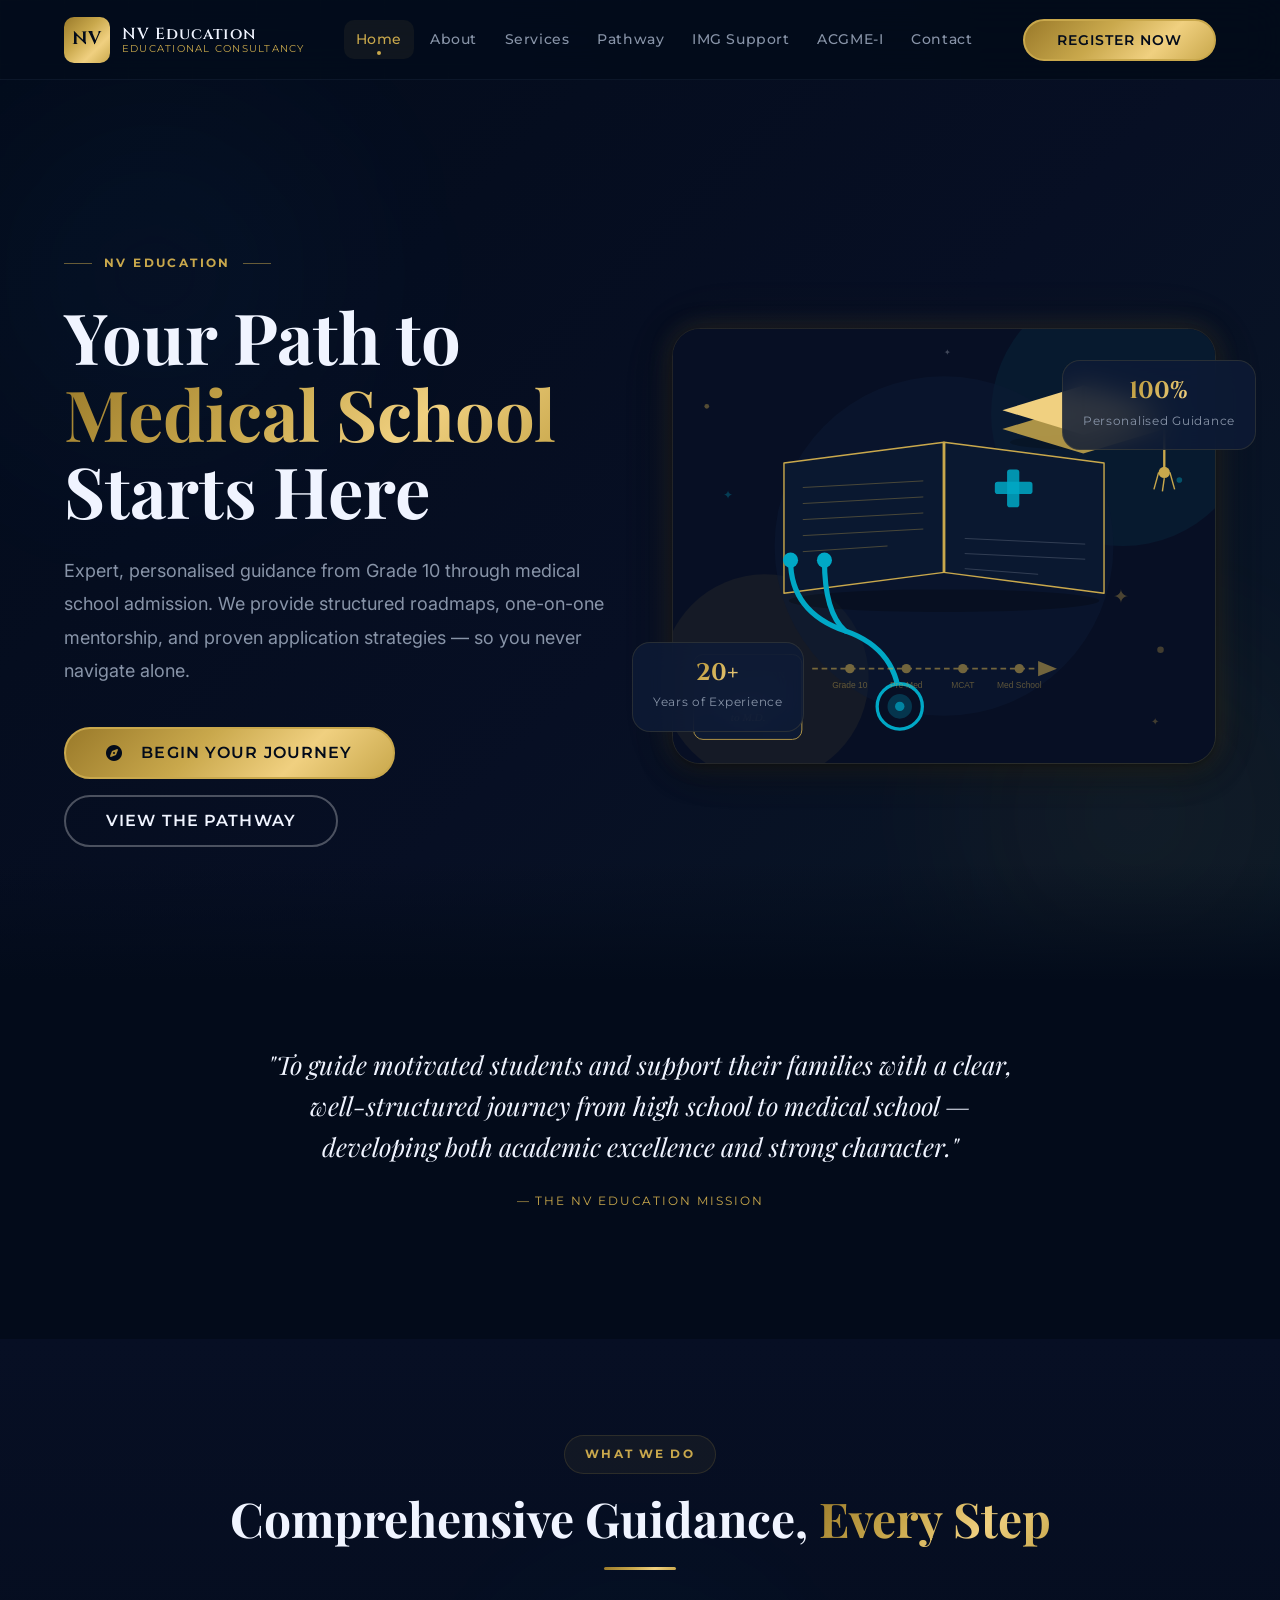
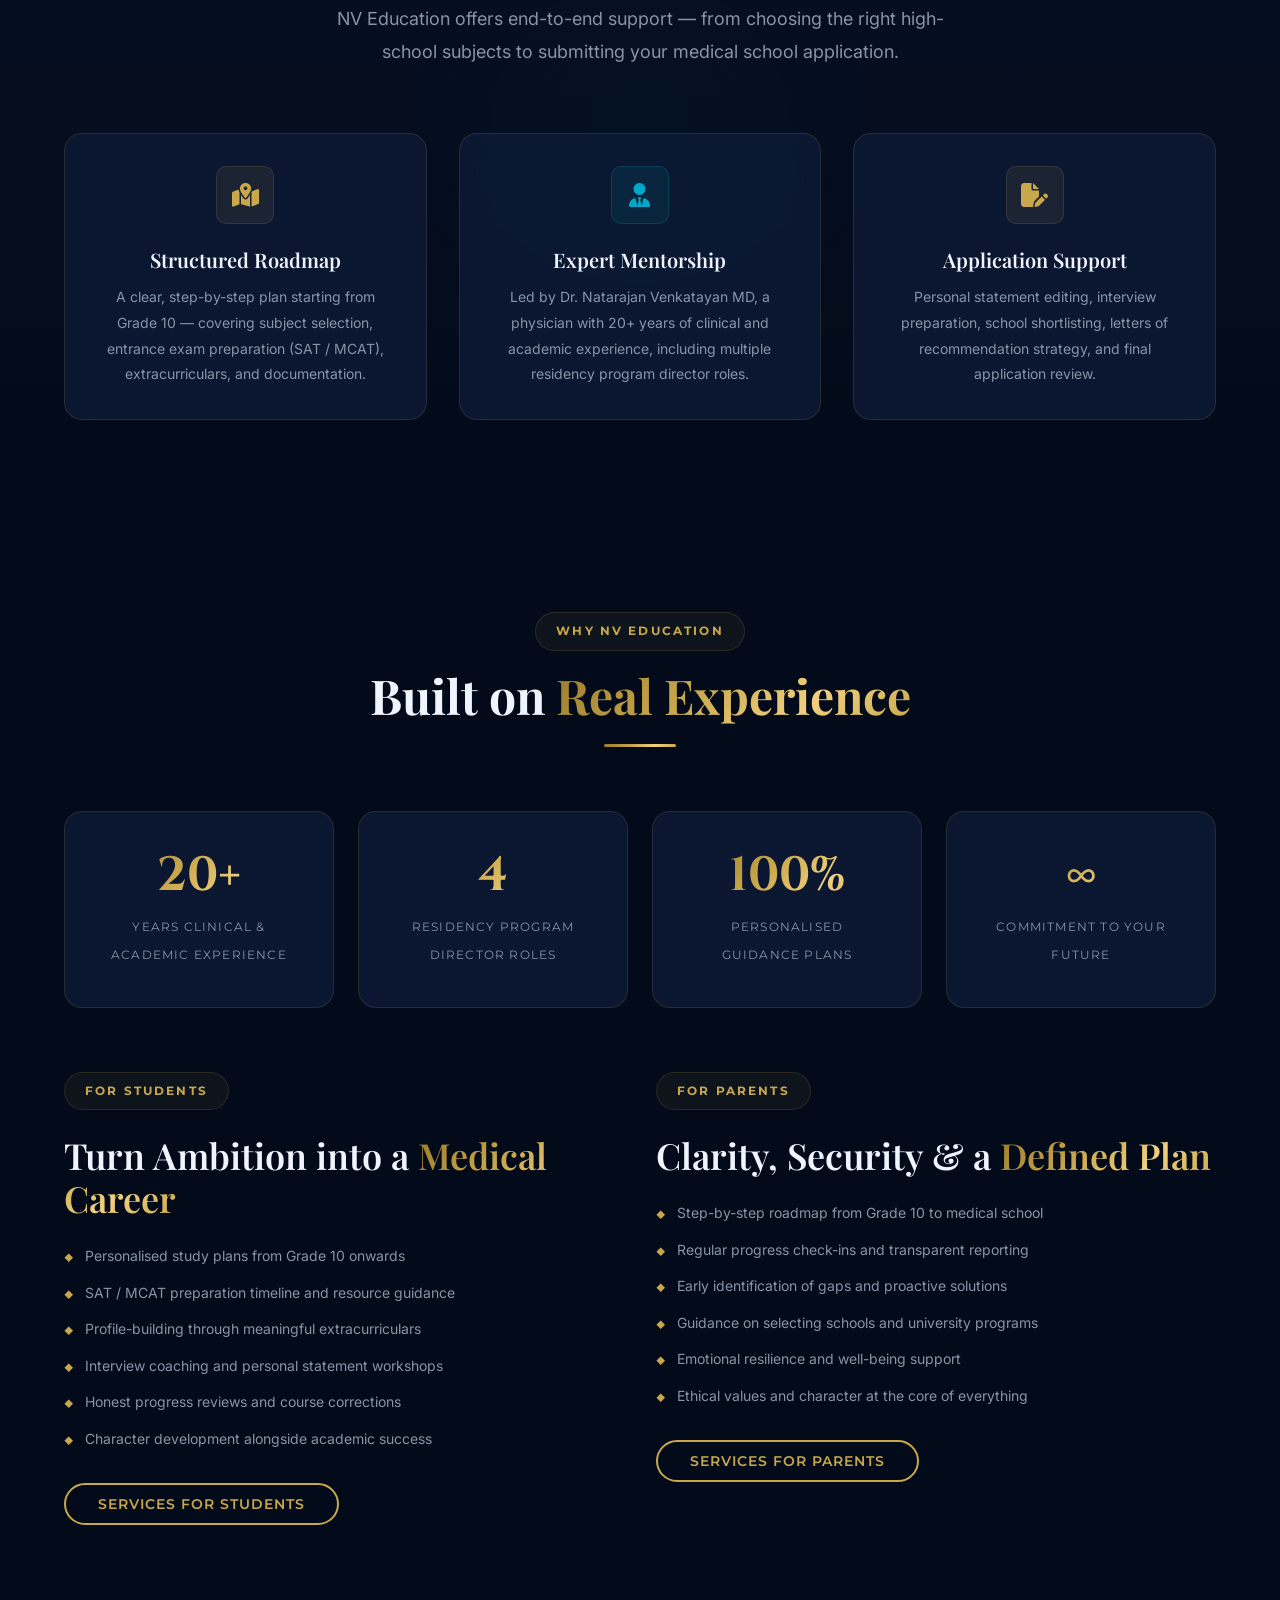
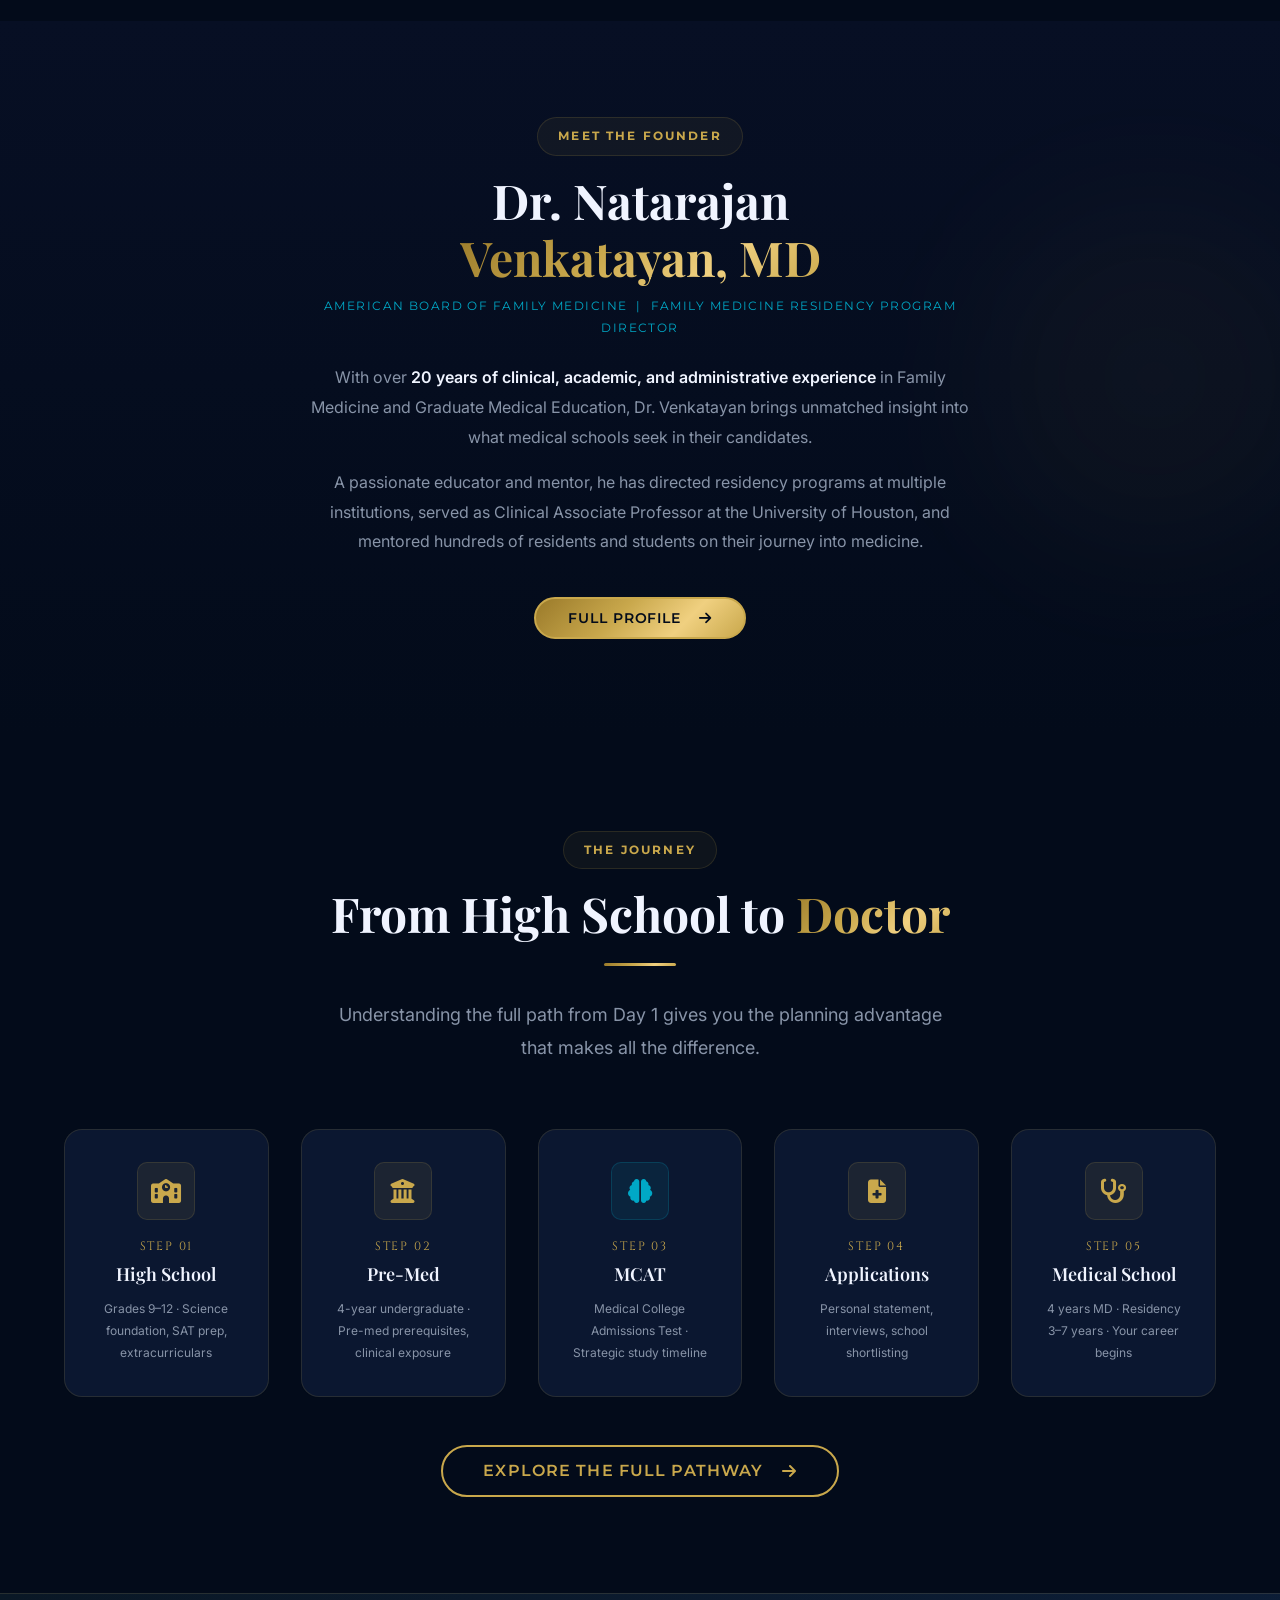
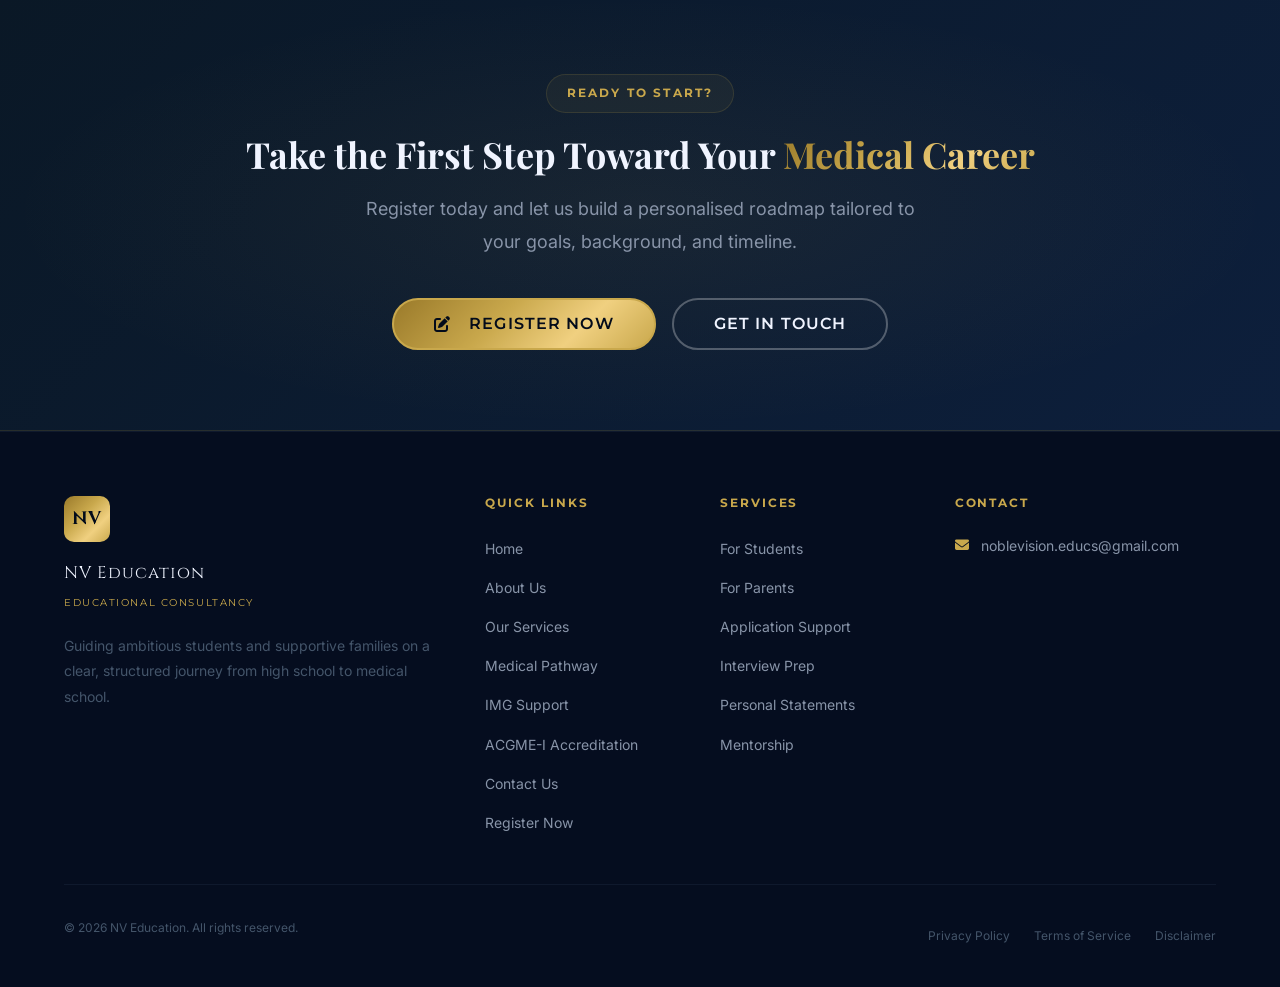
<file: index.html>
<!DOCTYPE html>
<html lang="en">
<head>
  <meta charset="UTF-8" />
  <meta name="viewport" content="width=device-width, initial-scale=1.0" />
  <title>NV Education | Educational Consultancy — Path to Medical School</title>
  <meta name="description" content="NV Education guides motivated students from Grade 10 to medical school with structured roadmaps, expert mentorship, and proven application strategies." />

  <!-- Google Fonts -->
  <link rel="preconnect" href="https://fonts.googleapis.com" />
  <link rel="preconnect" href="https://fonts.gstatic.com" crossorigin />
  <link href="https://fonts.googleapis.com/css2?family=Cinzel:wght@400;600;700&family=Playfair+Display:ital,wght@0,400;0,600;0,700;1,400&family=Inter:wght@300;400;500;600&family=Montserrat:wght@400;500;600;700&display=swap" rel="stylesheet" />

  <!-- Font Awesome Icons -->
  <link rel="stylesheet" href="https://cdnjs.cloudflare.com/ajax/libs/font-awesome/6.5.1/css/all.min.css" />

  <!-- Stylesheets -->
  <link rel="stylesheet" href="css/variables.css" />
  <link rel="stylesheet" href="css/global.css" />
  <link rel="stylesheet" href="css/components.css" />
</head>
<body>

<!-- ============================================================
     SECTION: GLOBAL NAVIGATION / HEADER
     To edit: update components/_header.html then copy here.
     ============================================================ -->
<header class="site-header" id="site-header">
  <nav class="nav-container">
    <a href="index.html" class="nav-logo" aria-label="NV Education Home">
      <div class="logo-mark">NV</div>
      <div class="nav-logo-text">
        <span class="logo-name">NV Education</span>
        <span class="logo-sub">Educational Consultancy</span>
      </div>
    </a>
    <ul class="nav-links" id="nav-links">
      <li><a href="index.html"    class="active">Home</a></li>
      <li><a href="about.html"              >About</a></li>
      <li><a href="services.html"           >Services</a></li>
      <li><a href="pathway.html"            >Pathway</a></li>
      <li><a href="img-support.html"       >IMG Support</a></li>
      <li><a href="acgme-i.html"            >ACGME-I</a></li>
      <li><a href="contact.html"            >Contact</a></li>
    </ul>
    <a href="contact.html#register" class="btn btn--primary nav-cta">Register Now</a>
    <button class="nav-toggle" id="nav-toggle" aria-label="Toggle navigation menu">
      <span></span><span></span><span></span>
    </button>
  </nav>
</header>
<!-- END: GLOBAL NAVIGATION / HEADER -->


<main class="page-wrapper">

  <!-- ============================================================
       SECTION: HERO
       Full-viewport intro with headline and CTA buttons.
       ============================================================ -->
  <section class="hero" id="hero">
    <div class="bg-glow bg-glow--blue"  style="top:-80px;  left:-120px;"></div>
    <div class="bg-glow bg-glow--gold"  style="bottom:-60px; right:-80px;"></div>

    <div class="container hero-layout">
      <!-- Hero Text -->
      <div class="hero-content">
        <div class="hero-label">NV Education</div>
        <h1 class="hero-title">
          Your Path to
          <span class="text-gradient-gold">Medical School</span>
          Starts Here
        </h1>
        <p class="hero-description">
          Expert, personalised guidance from Grade 10 through medical school
          admission. We provide structured roadmaps, one-on-one mentorship,
          and proven application strategies — so you never navigate alone.
        </p>
        <div class="hero-actions">
          <a href="contact.html#register" class="btn btn--primary btn--lg">
            <i class="fa-solid fa-compass"></i>&nbsp; Begin Your Journey
          </a>
          <a href="pathway.html" class="btn btn--ghost btn--lg">
            View the Pathway
          </a>
        </div>
      </div>

      <!-- Hero Image Column -->
      <div class="hero-visual">
        <div class="hero-image-frame">
          <img
            src="hero-illustration.svg"
            alt="NV Education — Path to Medical School"
            class="hero-image"
          />
          <div class="hero-stat-bubble hero-stat-bubble--left">
            <span class="bubble-num">20+</span>
            <span class="bubble-txt">Years of Experience</span>
          </div>
          <div class="hero-stat-bubble hero-stat-bubble--right">
            <span class="bubble-num">100%</span>
            <span class="bubble-txt">Personalised Guidance</span>
          </div>
        </div>
      </div>
    </div>
  </section>
  <!-- END: SECTION HERO -->


  <!-- ============================================================
       SECTION: MISSION STATEMENT
       A centred pull-quote establishing brand identity.
       ============================================================ -->
  <section class="section section--sm" id="mission-statement">
    <div class="container">
      <div class="section-header fade-in">
        <blockquote style="max-width:780px; margin:0 auto; text-align:center;">
          <p style="font-family:var(--font-heading); font-size:clamp(1.2rem,2.5vw,1.6rem); color:var(--color-text-primary); font-style:italic; line-height:1.6; margin-bottom:var(--space-6);">
            "To guide motivated students and support their families with a clear,
            well-structured journey from high school to medical school — developing
            both academic excellence and strong character."
          </p>
          <footer style="font-family:var(--font-label); font-size:var(--text-xs); letter-spacing:0.16em; text-transform:uppercase; color:var(--color-gold);">
            — The NV Education Mission
          </footer>
        </blockquote>
      </div>
    </div>
  </section>
  <!-- END: SECTION MISSION STATEMENT -->


  <!-- ============================================================
       SECTION: WHAT WE DO — Overview Cards
       Three core service pillars with icons.
       ============================================================ -->
  <section class="section section--alt" id="what-we-do">
    <div class="bg-glow bg-glow--teal" style="top:50%; left:50%; transform:translate(-50%,-50%);"></div>

    <div class="container">
      <div class="section-header fade-in">
        <span class="section-label">What We Do</span>
        <h2 class="section-title">Comprehensive Guidance, <span class="text-gradient-gold">Every Step</span></h2>
        <div class="section-divider"></div>
        <p class="section-subtitle">
          NV Education offers end-to-end support — from choosing the right
          high-school subjects to submitting your medical school application.
        </p>
      </div>

      <div class="grid-3">
        <!-- Card 1 -->
        <div class="card card--feature fade-in fade-in-delay-1">
          <div class="card__icon">
            <i class="fa-solid fa-map-location-dot"></i>
          </div>
          <h3 class="card__title">Structured Roadmap</h3>
          <p class="card__text">
            A clear, step-by-step plan starting from Grade 10 — covering
            subject selection, entrance exam preparation (SAT / MCAT),
            extracurriculars, and documentation.
          </p>
        </div>

        <!-- Card 2 -->
        <div class="card card--feature fade-in fade-in-delay-2">
          <div class="card__icon card__icon--teal">
            <i class="fa-solid fa-user-tie"></i>
          </div>
          <h3 class="card__title">Expert Mentorship</h3>
          <p class="card__text">
            Led by Dr. Natarajan Venkatayan MD, a physician with 20+ years of
            clinical and academic experience, including multiple residency
            program director roles.
          </p>
        </div>

        <!-- Card 3 -->
        <div class="card card--feature fade-in fade-in-delay-3">
          <div class="card__icon">
            <i class="fa-solid fa-file-pen"></i>
          </div>
          <h3 class="card__title">Application Support</h3>
          <p class="card__text">
            Personal statement editing, interview preparation, school
            shortlisting, letters of recommendation strategy, and final
            application review.
          </p>
        </div>
      </div>
    </div>
  </section>
  <!-- END: SECTION WHAT WE DO -->


  <!-- ============================================================
       SECTION: WHY NOBLE VISION — Stats + Key Highlights
       ============================================================ -->
  <section class="section" id="why-noble-vision">
    <div class="container">

      <div class="section-header fade-in">
        <span class="section-label">Why NV Education</span>
        <h2 class="section-title">Built on <span class="text-gradient-gold">Real Experience</span></h2>
        <div class="section-divider"></div>
      </div>

      <!-- Stats Row -->
      <div class="grid-4" style="margin-bottom: var(--space-16);">
        <div class="card card--stat fade-in fade-in-delay-1">
          <span class="stat-number">20+</span>
          <span class="stat-label">Years Clinical &amp; Academic Experience</span>
        </div>
        <div class="card card--stat fade-in fade-in-delay-2">
          <span class="stat-number">4</span>
          <span class="stat-label">Residency Program Director Roles</span>
        </div>
        <div class="card card--stat fade-in fade-in-delay-3">
          <span class="stat-number">100%</span>
          <span class="stat-label">Personalised Guidance Plans</span>
        </div>
        <div class="card card--stat fade-in fade-in-delay-4">
          <span class="stat-number">∞</span>
          <span class="stat-label">Commitment to Your Future</span>
        </div>
      </div>

      <!-- Two-column highlights -->
      <div class="grid-2">
        <div class="fade-in">
          <span class="section-label" style="margin-bottom:var(--space-6); display:inline-block;">For Students</span>
          <h3 style="margin-bottom:var(--space-6);">Turn Ambition into a <span class="text-gradient-gold">Medical Career</span></h3>
          <ul class="check-list">
            <li>Personalised study plans from Grade 10 onwards</li>
            <li>SAT / MCAT preparation timeline and resource guidance</li>
            <li>Profile-building through meaningful extracurriculars</li>
            <li>Interview coaching and personal statement workshops</li>
            <li>Honest progress reviews and course corrections</li>
            <li>Character development alongside academic success</li>
          </ul>
          <a href="services.html#students" class="btn btn--secondary" style="margin-top:var(--space-8);">Services for Students</a>
        </div>

        <div class="fade-in fade-in-delay-2">
          <span class="section-label" style="margin-bottom:var(--space-6); display:inline-block;">For Parents</span>
          <h3 style="margin-bottom:var(--space-6);">Clarity, Security &amp; a <span class="text-gradient-gold">Defined Plan</span></h3>
          <ul class="check-list">
            <li>Step-by-step roadmap from Grade 10 to medical school</li>
            <li>Regular progress check-ins and transparent reporting</li>
            <li>Early identification of gaps and proactive solutions</li>
            <li>Guidance on selecting schools and university programs</li>
            <li>Emotional resilience and well-being support</li>
            <li>Ethical values and character at the core of everything</li>
          </ul>
          <a href="services.html#parents" class="btn btn--secondary" style="margin-top:var(--space-8);">Services for Parents</a>
        </div>
      </div>

    </div>
  </section>
  <!-- END: SECTION WHY NOBLE VISION -->


  <!-- ============================================================
       SECTION: FOUNDER SPOTLIGHT
       Brief introduction to Dr. Natarajan Venkatayan.
       ============================================================ -->
  <section class="section section--alt" id="founder-spotlight">
    <div class="bg-glow bg-glow--gold" style="right:-100px; top:50%; transform:translateY(-50%);"></div>

    <div class="container">
      <div class="fade-in" style="max-width:680px; margin:0 auto; text-align:center;">
        <span class="section-label">Meet the Founder</span>
        <h2 style="margin-bottom:var(--space-2);">Dr. Natarajan<br><span class="text-gradient-gold">Venkatayan, MD</span></h2>
        <p style="font-family:var(--font-label); font-size:var(--text-xs); letter-spacing:0.12em; text-transform:uppercase; color:var(--color-teal); margin-bottom:var(--space-6);">
          American Board of Family Medicine &nbsp;|&nbsp; Family Medicine Residency Program Director
        </p>
        <p>
          With over <strong>20 years of clinical, academic, and administrative
          experience</strong> in Family Medicine and Graduate Medical Education,
          Dr. Venkatayan brings unmatched insight into what medical schools seek
          in their candidates.
        </p>
        <p>
          A passionate educator and mentor, he has directed residency programs
          at multiple institutions, served as Clinical Associate Professor at the
          University of Houston, and mentored hundreds of residents and students
          on their journey into medicine.
        </p>
        <a href="about.html" class="btn btn--primary" style="margin-top:var(--space-6);">
          Full Profile &nbsp;<i class="fa-solid fa-arrow-right"></i>
        </a>
      </div>
    </div>
  </section>
  <!-- END: SECTION FOUNDER SPOTLIGHT -->


  <!-- ============================================================
       SECTION: PATHWAY PREVIEW
       A five-step horizontal snapshot linking to the full pathway.
       ============================================================ -->
  <section class="section" id="pathway-preview">
    <div class="container">
      <div class="section-header fade-in">
        <span class="section-label">The Journey</span>
        <h2 class="section-title">From High School to <span class="text-gradient-gold">Doctor</span></h2>
        <div class="section-divider"></div>
        <p class="section-subtitle">
          Understanding the full path from Day 1 gives you the planning
          advantage that makes all the difference.
        </p>
      </div>

      <div class="grid-auto" style="grid-template-columns:repeat(auto-fit,minmax(180px,1fr));">
        <!-- Step 1 -->
        <div class="card fade-in fade-in-delay-1" style="text-align:center;">
          <div class="card__icon" style="margin:0 auto var(--space-4);">
            <i class="fa-solid fa-school"></i>
          </div>
          <div style="font-family:var(--font-display); font-size:var(--text-xs); color:var(--color-gold); letter-spacing:0.15em; text-transform:uppercase; margin-bottom:var(--space-2);">Step 01</div>
          <h4 class="card__title" style="font-size:var(--text-lg);">High School</h4>
          <p class="card__text" style="font-size:var(--text-xs);">Grades 9–12 · Science foundation, SAT prep, extracurriculars</p>
        </div>
        <!-- Step 2 -->
        <div class="card fade-in fade-in-delay-2" style="text-align:center;">
          <div class="card__icon" style="margin:0 auto var(--space-4);">
            <i class="fa-solid fa-building-columns"></i>
          </div>
          <div style="font-family:var(--font-display); font-size:var(--text-xs); color:var(--color-gold); letter-spacing:0.15em; text-transform:uppercase; margin-bottom:var(--space-2);">Step 02</div>
          <h4 class="card__title" style="font-size:var(--text-lg);">Pre-Med</h4>
          <p class="card__text" style="font-size:var(--text-xs);">4-year undergraduate · Pre-med prerequisites, clinical exposure</p>
        </div>
        <!-- Step 3 -->
        <div class="card fade-in fade-in-delay-3" style="text-align:center;">
          <div class="card__icon card__icon--teal" style="margin:0 auto var(--space-4);">
            <i class="fa-solid fa-brain"></i>
          </div>
          <div style="font-family:var(--font-display); font-size:var(--text-xs); color:var(--color-gold); letter-spacing:0.15em; text-transform:uppercase; margin-bottom:var(--space-2);">Step 03</div>
          <h4 class="card__title" style="font-size:var(--text-lg);">MCAT</h4>
          <p class="card__text" style="font-size:var(--text-xs);">Medical College Admissions Test · Strategic study timeline</p>
        </div>
        <!-- Step 4 -->
        <div class="card fade-in fade-in-delay-4" style="text-align:center;">
          <div class="card__icon" style="margin:0 auto var(--space-4);">
            <i class="fa-solid fa-file-medical"></i>
          </div>
          <div style="font-family:var(--font-display); font-size:var(--text-xs); color:var(--color-gold); letter-spacing:0.15em; text-transform:uppercase; margin-bottom:var(--space-2);">Step 04</div>
          <h4 class="card__title" style="font-size:var(--text-lg);">Applications</h4>
          <p class="card__text" style="font-size:var(--text-xs);">Personal statement, interviews, school shortlisting</p>
        </div>
        <!-- Step 5 -->
        <div class="card fade-in" style="text-align:center; transition-delay:0.5s;">
          <div class="card__icon" style="margin:0 auto var(--space-4);">
            <i class="fa-solid fa-stethoscope"></i>
          </div>
          <div style="font-family:var(--font-display); font-size:var(--text-xs); color:var(--color-gold); letter-spacing:0.15em; text-transform:uppercase; margin-bottom:var(--space-2);">Step 05</div>
          <h4 class="card__title" style="font-size:var(--text-lg);">Medical School</h4>
          <p class="card__text" style="font-size:var(--text-xs);">4 years MD · Residency 3–7 years · Your career begins</p>
        </div>
      </div>

      <div style="text-align:center; margin-top:var(--space-12);" class="fade-in">
        <a href="pathway.html" class="btn btn--secondary btn--lg">
          Explore the Full Pathway &nbsp;<i class="fa-solid fa-arrow-right"></i>
        </a>
      </div>
    </div>
  </section>
  <!-- END: SECTION PATHWAY PREVIEW -->


  <!-- ============================================================
       SECTION: CTA BAND
       Bottom call-to-action before footer.
       ============================================================ -->
  <section class="cta-band" id="cta">
    <div class="container">
      <span class="section-label" style="margin-bottom:var(--space-5); display:inline-block;">Ready to Start?</span>
      <h2 class="cta-band__title">
        Take the First Step Toward Your <span class="text-gradient-gold">Medical Career</span>
      </h2>
      <p class="cta-band__sub">
        Register today and let us build a personalised roadmap tailored
        to your goals, background, and timeline.
      </p>
      <div class="cta-band__actions">
        <a href="contact.html#register" class="btn btn--primary btn--lg">
          <i class="fa-solid fa-pen-to-square"></i>&nbsp; Register Now
        </a>
        <a href="contact.html" class="btn btn--ghost btn--lg">
          Get in Touch
        </a>
      </div>
    </div>
  </section>
  <!-- END: SECTION CTA BAND -->

</main>


<!-- ============================================================
     SECTION: GLOBAL FOOTER
     To edit: update components/_footer.html then copy here.
     ============================================================ -->
<footer class="site-footer" id="site-footer">
  <div class="container">
    <div class="footer-grid">

      <div class="footer-brand">
        <div class="logo-mark" style="margin-bottom:1rem;">NV</div>
        <p style="font-family:var(--font-display); font-size:1.05rem; color:var(--color-text-primary); letter-spacing:0.06em; margin-bottom:0.25rem;">NV Education</p>
        <p style="font-family:var(--font-label); font-size:0.65rem; letter-spacing:0.15em; text-transform:uppercase; color:var(--color-gold); margin-bottom:0;">Educational Consultancy</p>
        <p class="footer-tagline">Guiding ambitious students and supportive families on a clear, structured journey from high school to medical school.</p>

      </div>

      <div class="footer-col">
        <h4 class="footer-col-title">Quick Links</h4>
        <ul class="footer-links">
          <li><a href="index.html">Home</a></li>
          <li><a href="about.html">About Us</a></li>
          <li><a href="services.html">Our Services</a></li>
          <li><a href="pathway.html">Medical Pathway</a></li>
          <li><a href="img-support.html">IMG Support</a></li>
          <li><a href="acgme-i.html">ACGME-I Accreditation</a></li>
          <li><a href="contact.html">Contact Us</a></li>
          <li><a href="contact.html#register">Register Now</a></li>
        </ul>
      </div>

      <div class="footer-col">
        <h4 class="footer-col-title">Services</h4>
        <ul class="footer-links">
          <li><a href="services.html#students">For Students</a></li>
          <li><a href="services.html#parents">For Parents</a></li>
          <li><a href="services.html#applications">Application Support</a></li>
          <li><a href="services.html#interview">Interview Prep</a></li>
          <li><a href="services.html#personal-statement">Personal Statements</a></li>
          <li><a href="services.html#mentorship">Mentorship</a></li>
        </ul>
      </div>

      <div class="footer-col">
        <h4 class="footer-col-title">Contact</h4>
        <div class="footer-contact-item"><i class="fa-solid fa-envelope footer-contact-icon"></i><span>noblevision.educs@gmail.com</span></div>
      </div>

    </div>

    <div class="footer-bottom">
      <p class="footer-copyright">&copy; 2026 NV Education. All rights reserved.</p>
      <nav class="footer-legal">
        <a href="#">Privacy Policy</a>
        <a href="#">Terms of Service</a>
        <a href="#">Disclaimer</a>
      </nav>
    </div>
  </div>
</footer>
<!-- END: GLOBAL FOOTER -->

<script src="js/main.js"></script>
</body>
</html>
</file>
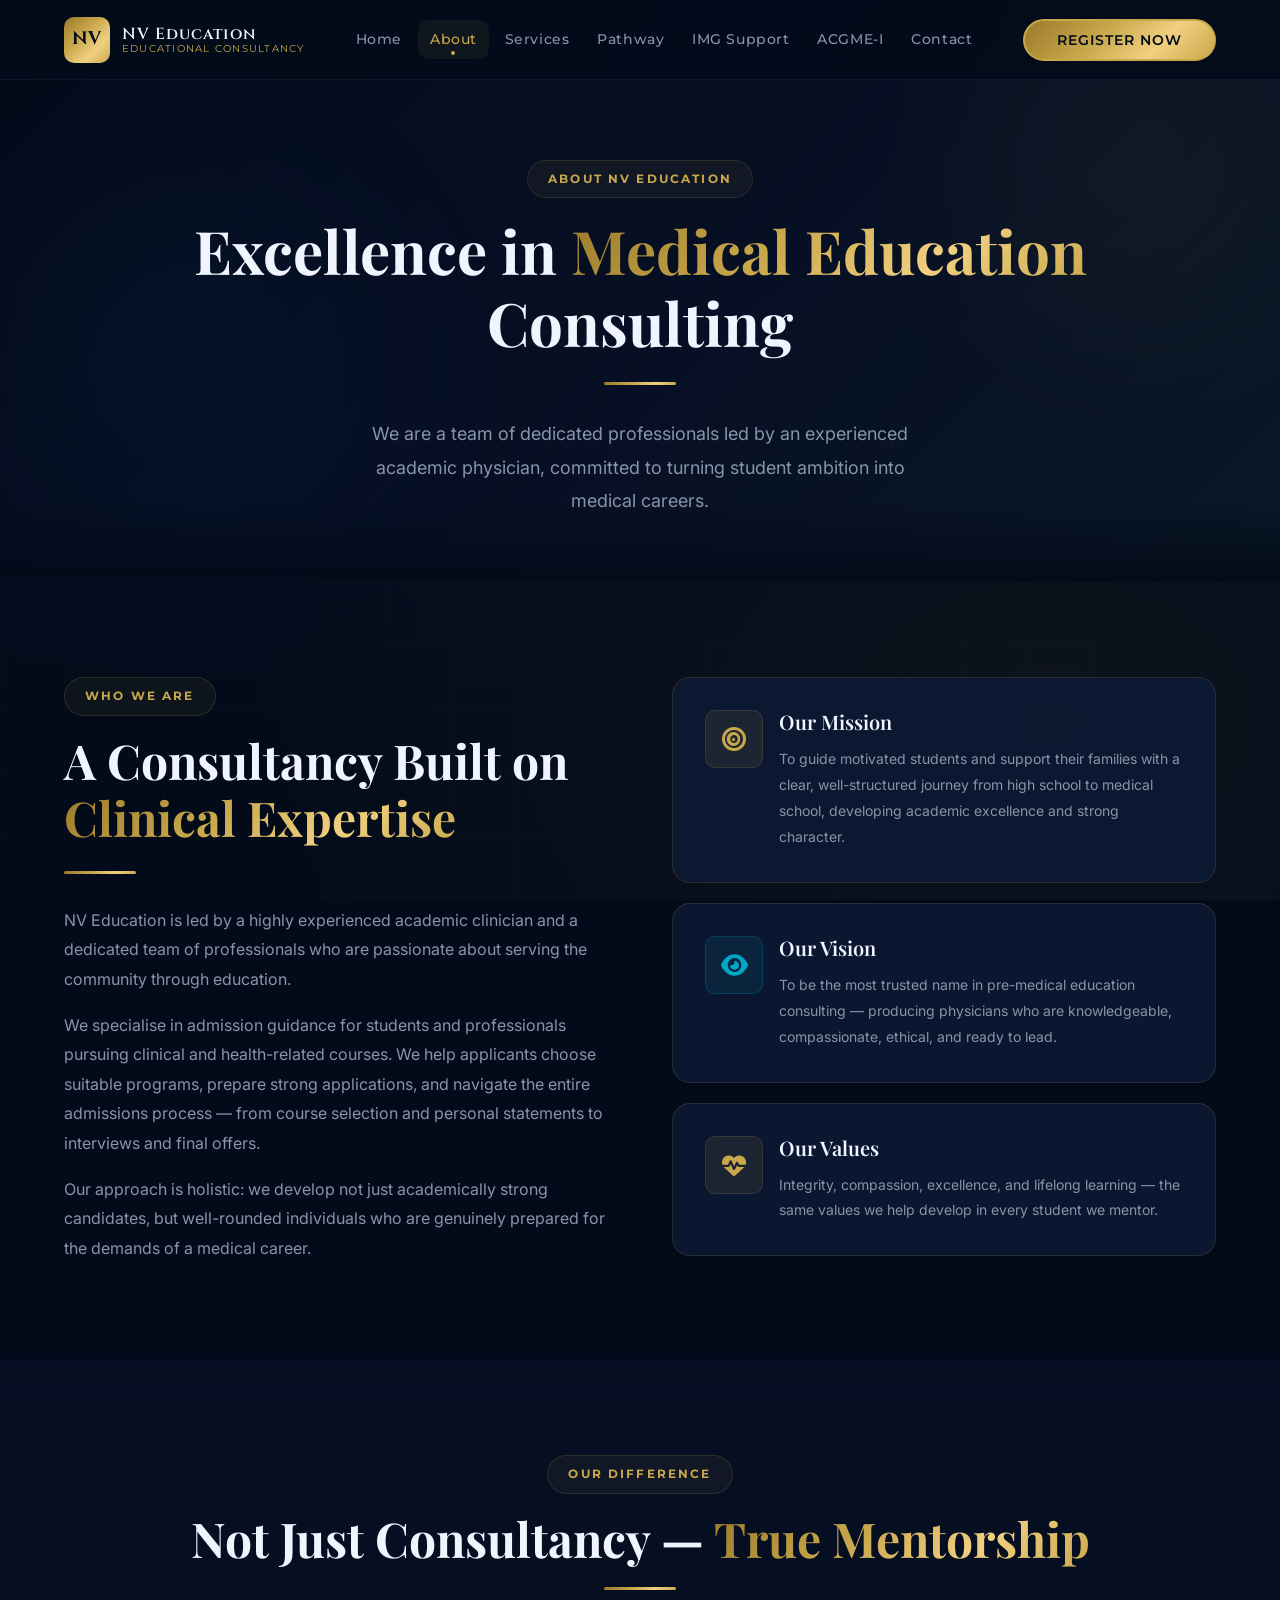
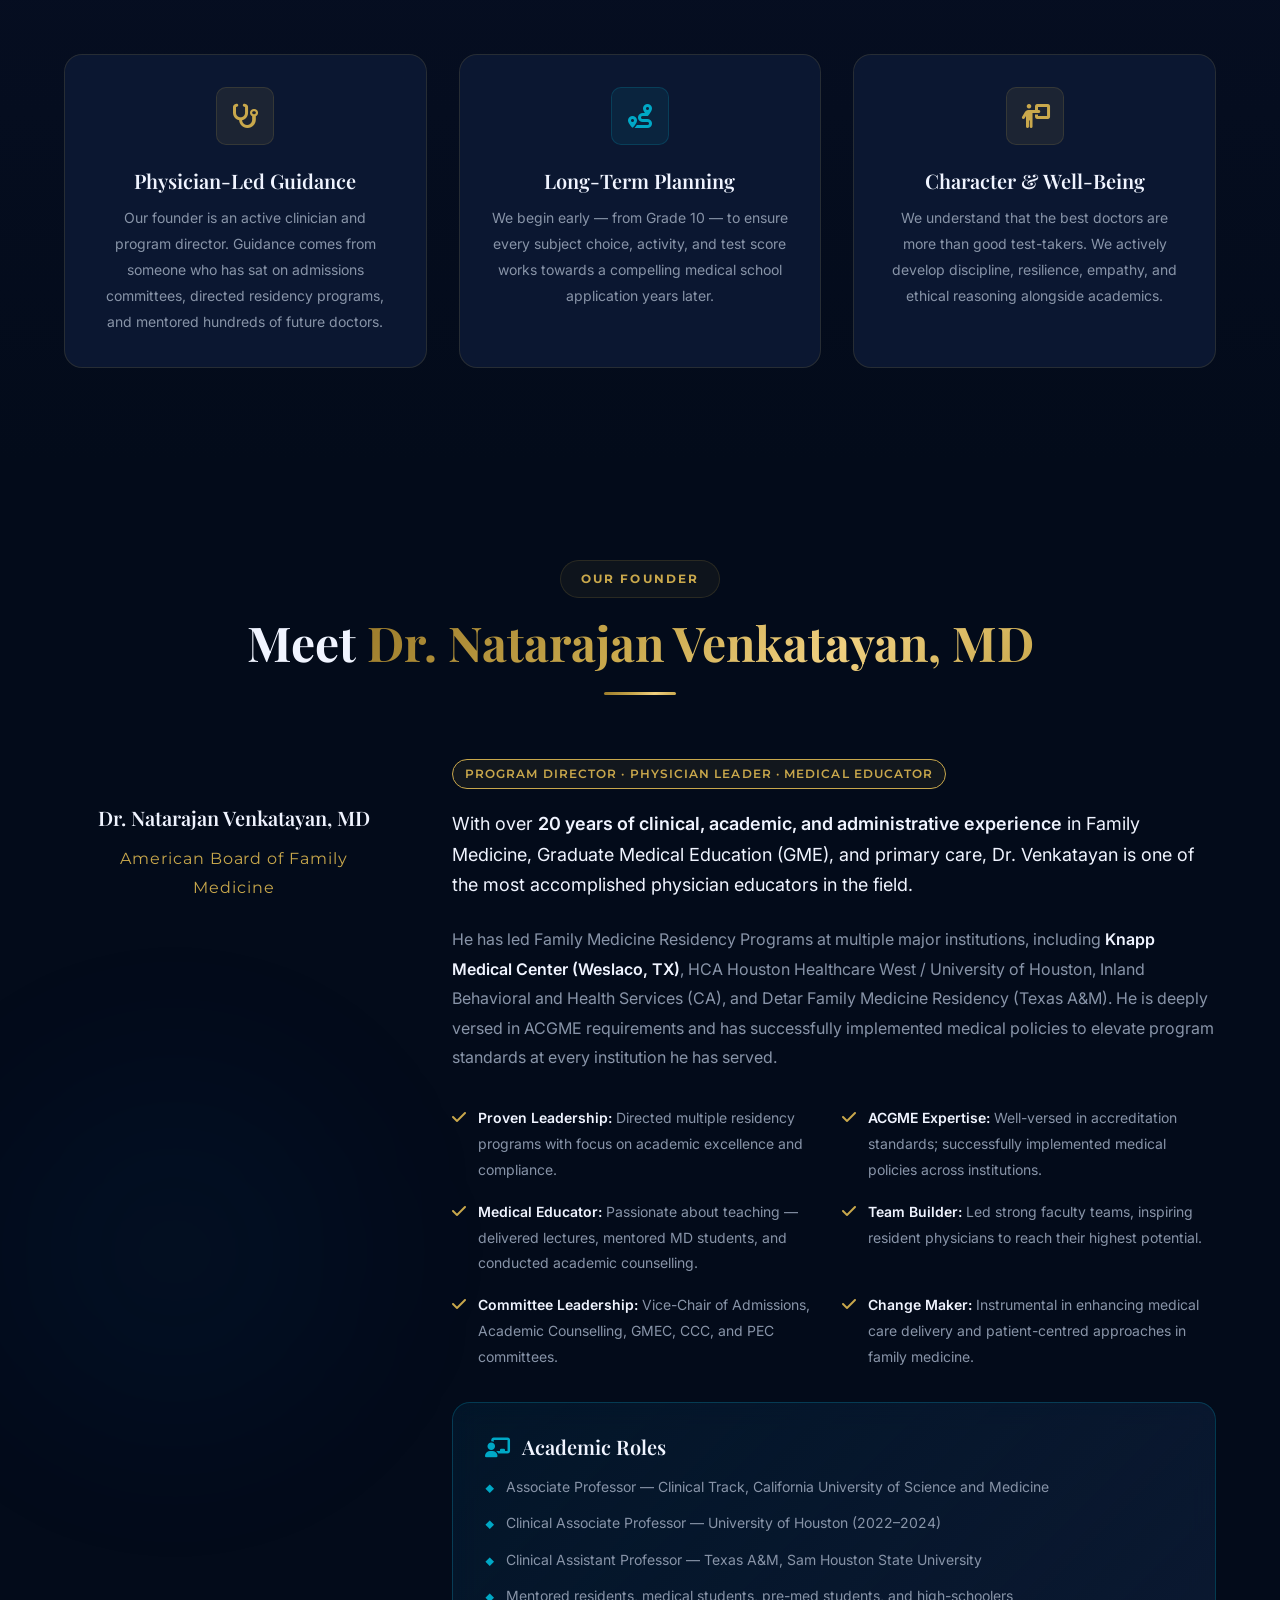
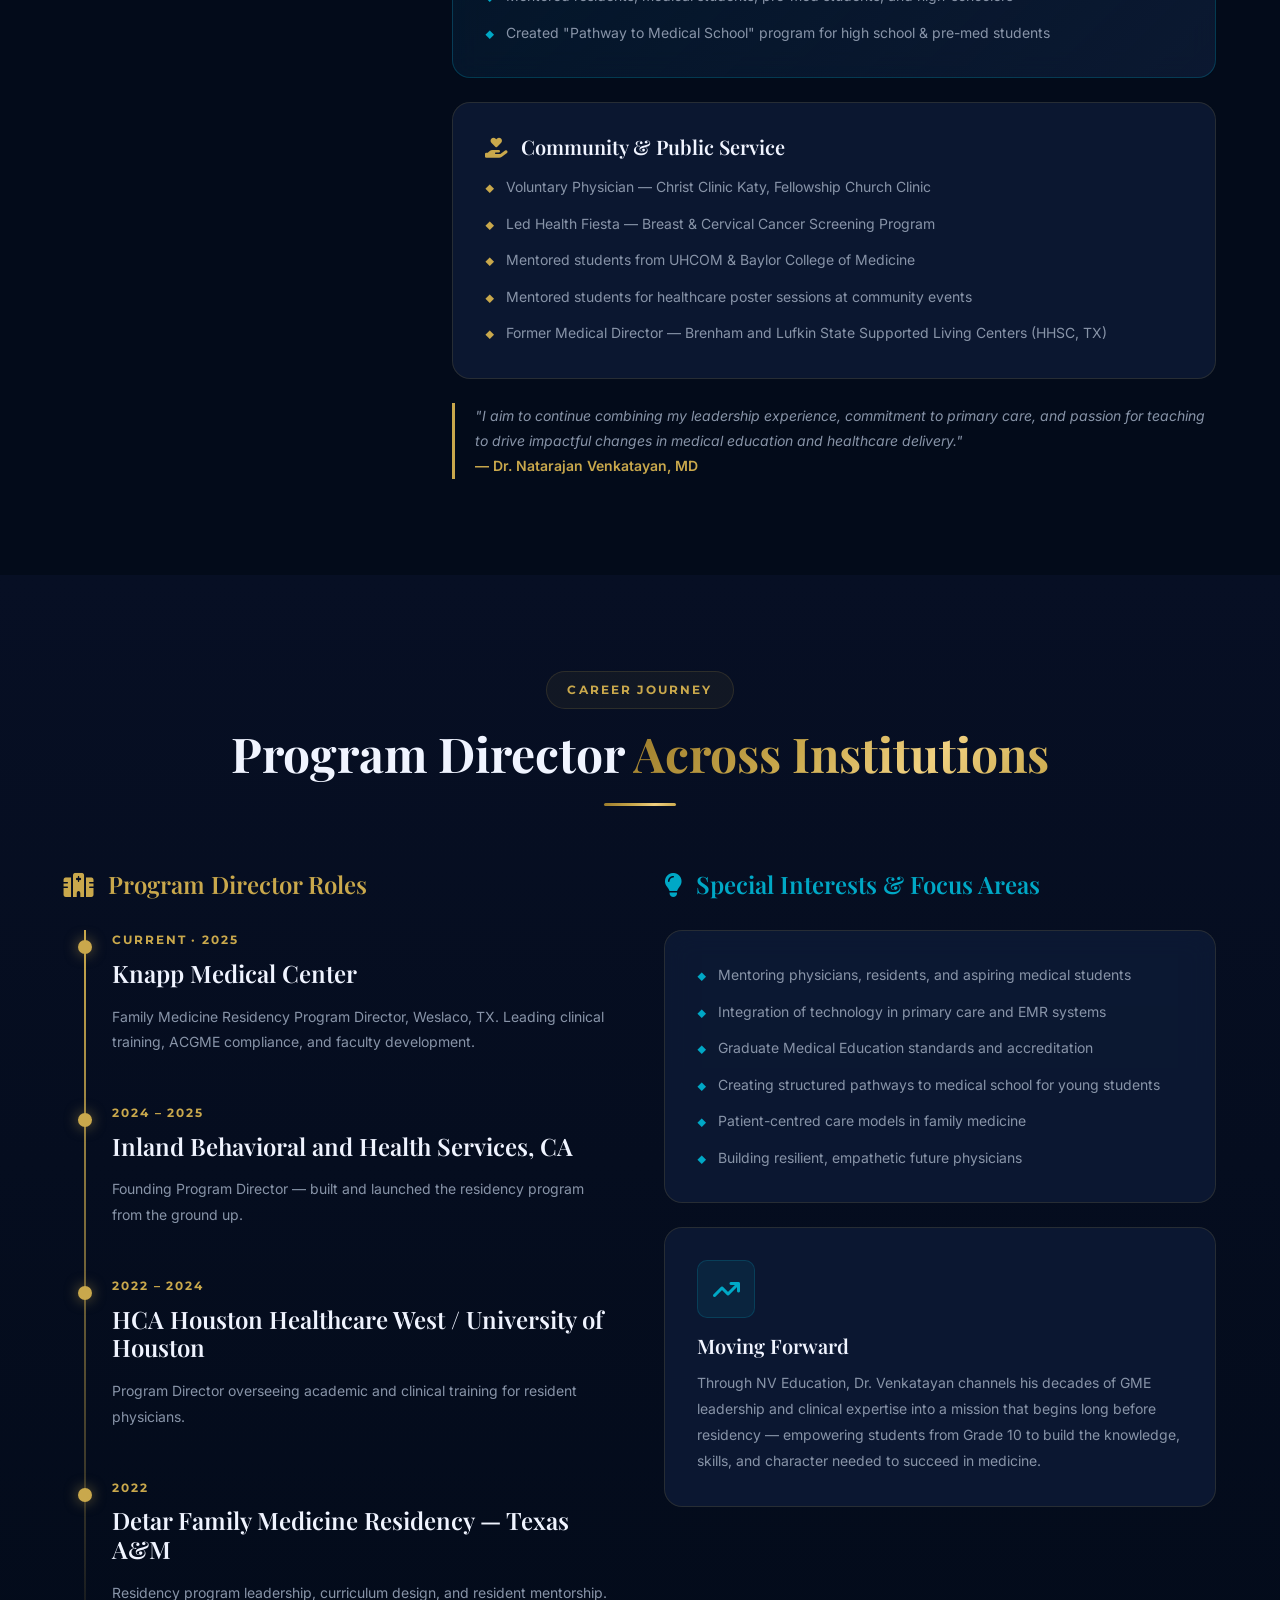
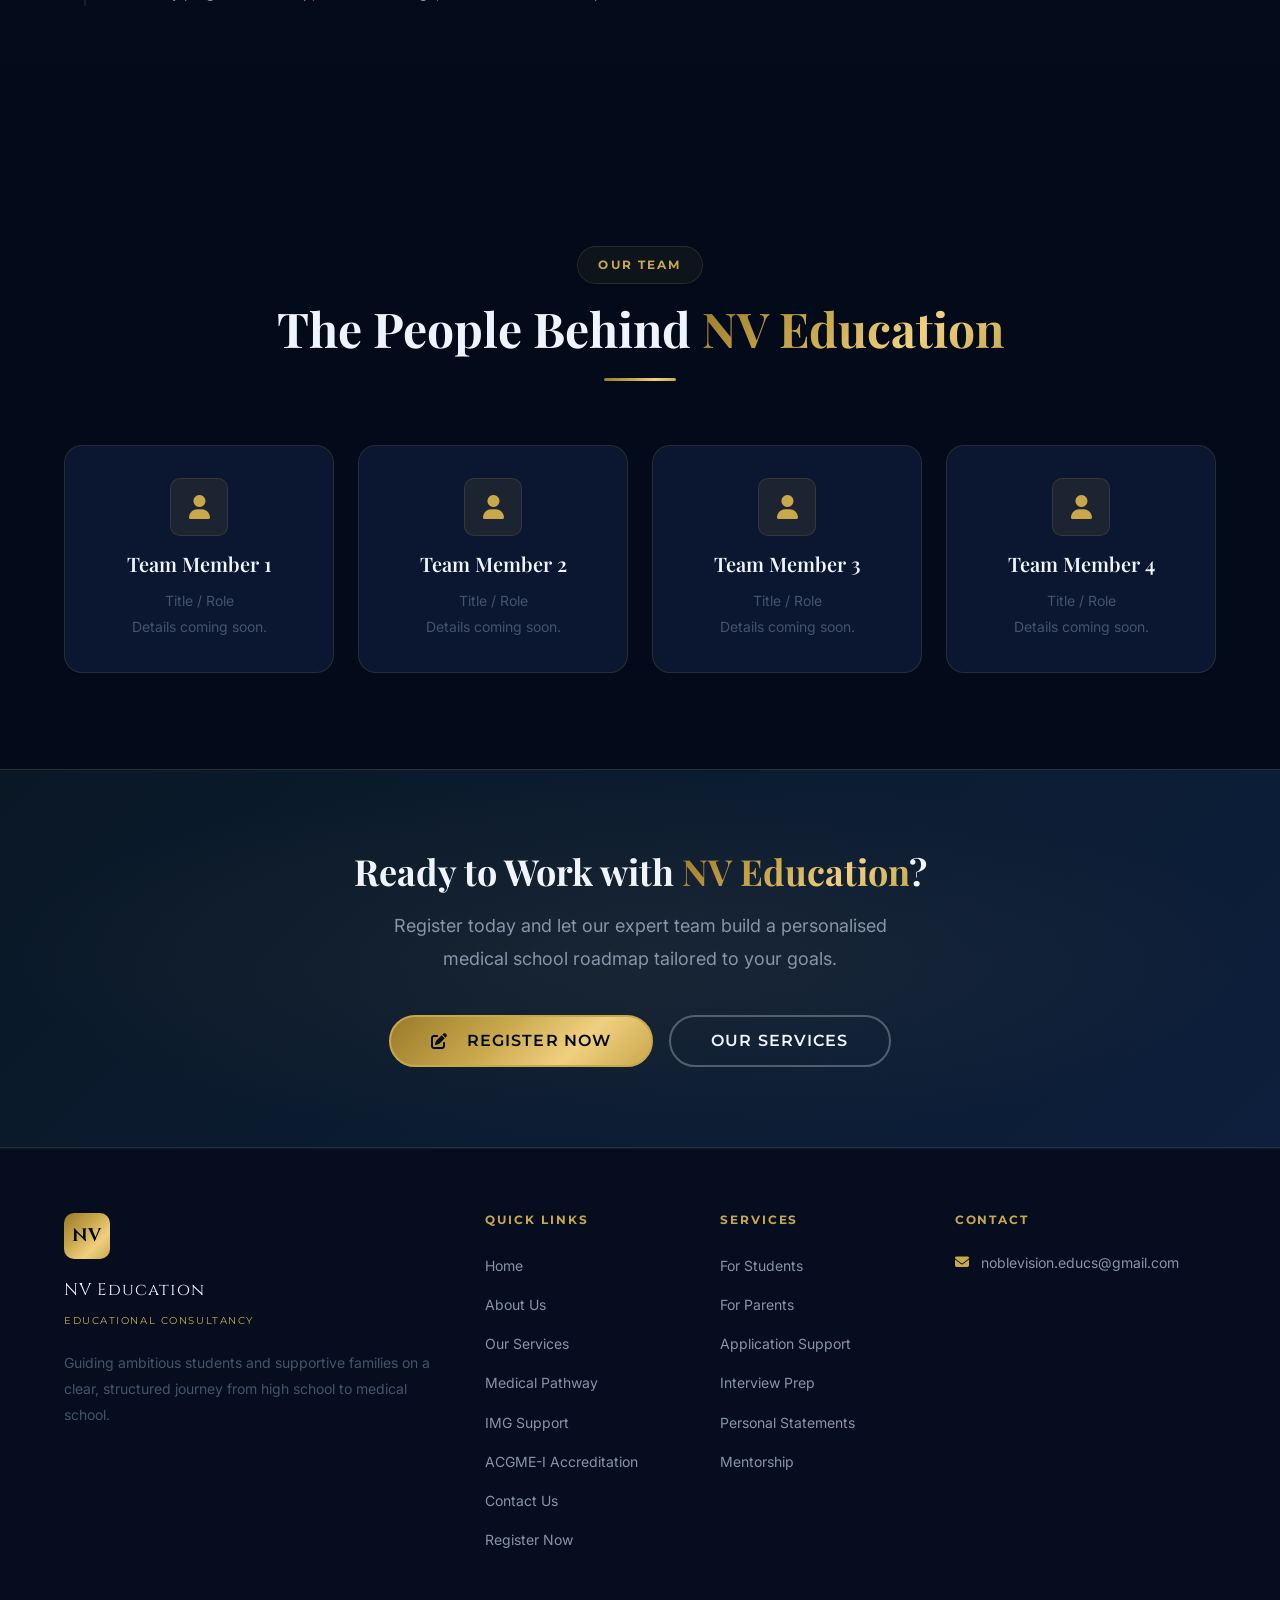
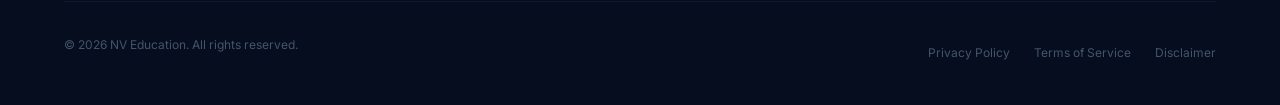
<file: about.html>
<!DOCTYPE html>
<html lang="en">
<head>
  <meta charset="UTF-8" />
  <meta name="viewport" content="width=device-width, initial-scale=1.0" />
  <title>About Us — NV Education</title>
  <meta name="description" content="Learn about NV Education — our mission, our leadership, and the expert team guiding students from high school to medical school." />

  <!-- Google Fonts -->
  <link rel="preconnect" href="https://fonts.googleapis.com" />
  <link rel="preconnect" href="https://fonts.gstatic.com" crossorigin />
  <link href="https://fonts.googleapis.com/css2?family=Cinzel:wght@400;600;700&family=Playfair+Display:ital,wght@0,400;0,600;0,700;1,400&family=Inter:wght@300;400;500;600&family=Montserrat:wght@400;500;600;700&display=swap" rel="stylesheet" />

  <!-- Font Awesome -->
  <link rel="stylesheet" href="https://cdnjs.cloudflare.com/ajax/libs/font-awesome/6.5.1/css/all.min.css" />

  <!-- Stylesheets -->
  <link rel="stylesheet" href="css/variables.css" />
  <link rel="stylesheet" href="css/global.css" />
  <link rel="stylesheet" href="css/components.css" />
</head>
<body>

<!-- ============================================================
     SECTION: GLOBAL NAVIGATION / HEADER
     ============================================================ -->
<header class="site-header" id="site-header">
  <nav class="nav-container">
    <a href="index.html" class="nav-logo" aria-label="NV Education Home">
      <div class="logo-mark">NV</div>
      <div class="nav-logo-text">
        <span class="logo-name">NV Education</span>
        <span class="logo-sub">Educational Consultancy</span>
      </div>
    </a>
    <ul class="nav-links" id="nav-links">
      <li><a href="index.html"              >Home</a></li>
      <li><a href="about.html"    class="active">About</a></li>
      <li><a href="services.html"           >Services</a></li>
      <li><a href="pathway.html"            >Pathway</a></li>
      <li><a href="img-support.html"       >IMG Support</a></li>
      <li><a href="acgme-i.html"            >ACGME-I</a></li>
      <li><a href="contact.html"            >Contact</a></li>
    </ul>
    <a href="contact.html#register" class="btn btn--primary nav-cta">Register Now</a>
    <button class="nav-toggle" id="nav-toggle" aria-label="Toggle navigation menu">
      <span></span><span></span><span></span>
    </button>
  </nav>
</header>
<!-- END: GLOBAL NAVIGATION / HEADER -->


<main>

  <!-- ============================================================
       SECTION: PAGE HERO
       ============================================================ -->
  <section class="page-hero" id="about-hero">
    <div class="bg-glow bg-glow--gold" style="top:-60px; right:-80px;"></div>
    <div class="bg-glow bg-glow--blue" style="bottom:-60px; left:-80px;"></div>
    <div class="container" style="position:relative; z-index:1;">
      <span class="section-label page-hero__label">About NV Education</span>
      <h1 class="page-hero__title">
        Excellence in <span class="text-gradient-gold">Medical Education</span> Consulting
      </h1>
      <div class="section-divider"></div>
      <p class="page-hero__subtitle">
        We are a team of dedicated professionals led by an experienced
        academic physician, committed to turning student ambition into
        medical careers.
      </p>
    </div>
  </section>
  <!-- END: SECTION PAGE HERO -->


  <!-- ============================================================
       SECTION: WHO WE ARE
       Overview of the organisation.
       ============================================================ -->
  <section class="section" id="who-we-are">
    <div class="container">
      <div class="grid-2" style="align-items:start; gap:var(--space-16);">

        <div class="fade-in">
          <span class="section-label">Who We Are</span>
          <h2 style="margin-bottom:var(--space-6);">
            A Consultancy Built on <span class="text-gradient-gold">Clinical Expertise</span>
          </h2>
          <div class="section-divider section-divider--left"></div>
          <p>
            NV Education is led by a highly experienced
            academic clinician and a dedicated team of professionals who are
            passionate about serving the community through education.
          </p>
          <p>
            We specialise in admission guidance for students and professionals
            pursuing clinical and health-related courses. We help applicants
            choose suitable programs, prepare strong applications, and navigate
            the entire admissions process — from course selection and personal
            statements to interviews and final offers.
          </p>
          <p>
            Our approach is holistic: we develop not just academically strong
            candidates, but well-rounded individuals who are genuinely prepared
            for the demands of a medical career.
          </p>
        </div>

        <div class="fade-in fade-in-delay-2">
          <!-- Key Facts -->
          <div class="card" style="margin-bottom:var(--space-5);">
            <div style="display:flex; gap:var(--space-4); align-items:flex-start;">
              <div class="card__icon" style="margin-bottom:0; flex-shrink:0;"><i class="fa-solid fa-bullseye"></i></div>
              <div>
                <h4 class="card__title">Our Mission</h4>
                <p class="card__text">To guide motivated students and support their families with a clear, well-structured journey from high school to medical school, developing academic excellence and strong character.</p>
              </div>
            </div>
          </div>
          <div class="card" style="margin-bottom:var(--space-5);">
            <div style="display:flex; gap:var(--space-4); align-items:flex-start;">
              <div class="card__icon card__icon--teal" style="margin-bottom:0; flex-shrink:0;"><i class="fa-solid fa-eye"></i></div>
              <div>
                <h4 class="card__title">Our Vision</h4>
                <p class="card__text">To be the most trusted name in pre-medical education consulting — producing physicians who are knowledgeable, compassionate, ethical, and ready to lead.</p>
              </div>
            </div>
          </div>
          <div class="card">
            <div style="display:flex; gap:var(--space-4); align-items:flex-start;">
              <div class="card__icon" style="margin-bottom:0; flex-shrink:0;"><i class="fa-solid fa-heart-pulse"></i></div>
              <div>
                <h4 class="card__title">Our Values</h4>
                <p class="card__text">Integrity, compassion, excellence, and lifelong learning — the same values we help develop in every student we mentor.</p>
              </div>
            </div>
          </div>
        </div>

      </div>
    </div>
  </section>
  <!-- END: SECTION WHO WE ARE -->


  <!-- ============================================================
       SECTION: WHAT MAKES US DIFFERENT
       Three-column value pillars.
       ============================================================ -->
  <section class="section section--alt" id="what-makes-us-different">
    <div class="container">
      <div class="section-header fade-in">
        <span class="section-label">Our Difference</span>
        <h2 class="section-title">Not Just Consultancy — <span class="text-gradient-gold">True Mentorship</span></h2>
        <div class="section-divider"></div>
      </div>

      <div class="grid-3">
        <div class="card card--feature fade-in fade-in-delay-1">
          <div class="card__icon"><i class="fa-solid fa-stethoscope"></i></div>
          <h3 class="card__title">Physician-Led Guidance</h3>
          <p class="card__text">Our founder is an active clinician and program director. Guidance comes from someone who has sat on admissions committees, directed residency programs, and mentored hundreds of future doctors.</p>
        </div>
        <div class="card card--feature fade-in fade-in-delay-2">
          <div class="card__icon card__icon--teal"><i class="fa-solid fa-route"></i></div>
          <h3 class="card__title">Long-Term Planning</h3>
          <p class="card__text">We begin early — from Grade 10 — to ensure every subject choice, activity, and test score works towards a compelling medical school application years later.</p>
        </div>
        <div class="card card--feature fade-in fade-in-delay-3">
          <div class="card__icon"><i class="fa-solid fa-person-chalkboard"></i></div>
          <h3 class="card__title">Character &amp; Well-Being</h3>
          <p class="card__text">We understand that the best doctors are more than good test-takers. We actively develop discipline, resilience, empathy, and ethical reasoning alongside academics.</p>
        </div>
      </div>
    </div>
  </section>
  <!-- END: SECTION WHAT MAKES US DIFFERENT -->


  <!-- ============================================================
       SECTION: FOUNDER BIO — Dr. Natarajan Venkatayan
       Full detailed biography from the NV Flyer key points.
       ============================================================ -->
  <section class="section" id="founder">
    <div class="bg-glow bg-glow--blue" style="left:-100px; top:30%;"></div>

    <div class="container">

      <div class="section-header fade-in">
        <span class="section-label">Our Founder</span>
        <h2 class="section-title">Meet <span class="text-gradient-gold">Dr. Natarajan Venkatayan, MD</span></h2>
        <div class="section-divider"></div>
      </div>

      <!-- Founder Card Layout -->
      <div class="founder-card fade-in">

        <!-- Credentials (photo removed) -->
        <div class="founder-image-wrap" style="display:flex; align-items:center; justify-content:center; padding:var(--space-10) var(--space-8);">
          <div style="text-align:center;">
            <p class="founder-credentials__name" style="font-size:var(--text-xl); margin-bottom:var(--space-2);">Dr. Natarajan Venkatayan, MD</p>
            <p class="founder-credentials__title" style="font-size:var(--text-base);">American Board of Family Medicine</p>
          </div>
        </div>

        <!-- Bio Content -->
        <div>
          <span class="badge badge--gold" style="margin-bottom:var(--space-5);">Program Director · Physician Leader · Medical Educator</span>

          <p style="font-size:var(--text-lg); color:var(--color-text-primary); line-height:1.7; margin-bottom:var(--space-6);">
            With over <strong>20 years of clinical, academic, and administrative
            experience</strong> in Family Medicine, Graduate Medical Education (GME),
            and primary care, Dr. Venkatayan is one of the most accomplished
            physician educators in the field.
          </p>

          <p>
            He has led Family Medicine Residency Programs at multiple major
            institutions, including <strong>Knapp Medical Center (Weslaco, TX)</strong>,
            HCA Houston Healthcare West / University of Houston, Inland Behavioral
            and Health Services (CA), and Detar Family Medicine Residency (Texas A&amp;M).
            He is deeply versed in ACGME requirements and has successfully implemented
            medical policies to elevate program standards at every institution he has served.
          </p>

          <!-- Key Highlights Grid -->
          <div class="grid-2" style="margin:var(--space-8) 0; gap:var(--space-4);">
            <div style="display:flex; gap:var(--space-3); align-items:flex-start;">
              <i class="fa-solid fa-check" style="color:var(--color-gold); margin-top:4px; flex-shrink:0;"></i>
              <p style="font-size:var(--text-sm); margin:0;"><strong>Proven Leadership:</strong> Directed multiple residency programs with focus on academic excellence and compliance.</p>
            </div>
            <div style="display:flex; gap:var(--space-3); align-items:flex-start;">
              <i class="fa-solid fa-check" style="color:var(--color-gold); margin-top:4px; flex-shrink:0;"></i>
              <p style="font-size:var(--text-sm); margin:0;"><strong>ACGME Expertise:</strong> Well-versed in accreditation standards; successfully implemented medical policies across institutions.</p>
            </div>
            <div style="display:flex; gap:var(--space-3); align-items:flex-start;">
              <i class="fa-solid fa-check" style="color:var(--color-gold); margin-top:4px; flex-shrink:0;"></i>
              <p style="font-size:var(--text-sm); margin:0;"><strong>Medical Educator:</strong> Passionate about teaching — delivered lectures, mentored MD students, and conducted academic counselling.</p>
            </div>
            <div style="display:flex; gap:var(--space-3); align-items:flex-start;">
              <i class="fa-solid fa-check" style="color:var(--color-gold); margin-top:4px; flex-shrink:0;"></i>
              <p style="font-size:var(--text-sm); margin:0;"><strong>Team Builder:</strong> Led strong faculty teams, inspiring resident physicians to reach their highest potential.</p>
            </div>
            <div style="display:flex; gap:var(--space-3); align-items:flex-start;">
              <i class="fa-solid fa-check" style="color:var(--color-gold); margin-top:4px; flex-shrink:0;"></i>
              <p style="font-size:var(--text-sm); margin:0;"><strong>Committee Leadership:</strong> Vice-Chair of Admissions, Academic Counselling, GMEC, CCC, and PEC committees.</p>
            </div>
            <div style="display:flex; gap:var(--space-3); align-items:flex-start;">
              <i class="fa-solid fa-check" style="color:var(--color-gold); margin-top:4px; flex-shrink:0;"></i>
              <p style="font-size:var(--text-sm); margin:0;"><strong>Change Maker:</strong> Instrumental in enhancing medical care delivery and patient-centred approaches in family medicine.</p>
            </div>
          </div>

          <!-- Academic Roles -->
          <div class="card card--highlight" style="margin-bottom:var(--space-6);">
            <h4 class="card__title" style="margin-bottom:var(--space-4);">
              <i class="fa-solid fa-chalkboard-user" style="color:var(--color-teal); margin-right:var(--space-2);"></i>
              Academic Roles
            </h4>
            <ul class="check-list check-list--teal">
              <li>Associate Professor — Clinical Track, California University of Science and Medicine</li>
              <li>Clinical Associate Professor — University of Houston (2022–2024)</li>
              <li>Clinical Assistant Professor — Texas A&amp;M, Sam Houston State University</li>
              <li>Mentored residents, medical students, pre-med students, and high-schoolers</li>
              <li>Created "Pathway to Medical School" program for high school &amp; pre-med students</li>
            </ul>
          </div>

          <!-- Community Service -->
          <div class="card" style="margin-bottom:var(--space-6);">
            <h4 class="card__title" style="margin-bottom:var(--space-4);">
              <i class="fa-solid fa-hand-holding-heart" style="color:var(--color-gold); margin-right:var(--space-2);"></i>
              Community &amp; Public Service
            </h4>
            <ul class="check-list">
              <li>Voluntary Physician — Christ Clinic Katy, Fellowship Church Clinic</li>
              <li>Led Health Fiesta — Breast &amp; Cervical Cancer Screening Program</li>
              <li>Mentored students from UHCOM &amp; Baylor College of Medicine</li>
              <li>Mentored students for healthcare poster sessions at community events</li>
              <li>Former Medical Director — Brenham and Lufkin State Supported Living Centers (HHSC, TX)</li>
            </ul>
          </div>

          <p style="font-style:italic; color:var(--color-text-secondary); border-left:3px solid var(--color-gold); padding-left:var(--space-5); font-size:var(--text-sm); line-height: 1.8;">
            "I aim to continue combining my leadership experience, commitment to primary care, and passion for teaching to drive impactful changes in medical education and healthcare delivery."
            <br><strong style="color:var(--color-gold); font-style:normal;">— Dr. Natarajan Venkatayan, MD</strong>
          </p>
        </div>

      </div>
    </div>
  </section>
  <!-- END: SECTION FOUNDER BIO -->


  <!-- ============================================================
       SECTION: LEADERSHIP ROLES TIMELINE
       Program Director history across institutions.
       ============================================================ -->
  <section class="section section--alt" id="leadership-timeline">
    <div class="container">

      <div class="section-header fade-in">
        <span class="section-label">Career Journey</span>
        <h2 class="section-title">Program Director <span class="text-gradient-gold">Across Institutions</span></h2>
        <div class="section-divider"></div>
      </div>

      <div class="grid-2" style="align-items:start; gap:var(--space-12);">

        <!-- Timeline — PD Roles -->
        <div class="fade-in">
          <h4 style="margin-bottom:var(--space-8); color:var(--color-gold);">
            <i class="fa-solid fa-hospital" style="margin-right:var(--space-2);"></i>
            Program Director Roles
          </h4>
          <div class="timeline">
            <div class="timeline-item">
              <div class="timeline-item__step">Current · 2025</div>
              <h5 class="timeline-item__title">Knapp Medical Center</h5>
              <p class="timeline-item__body">Family Medicine Residency Program Director, Weslaco, TX. Leading clinical training, ACGME compliance, and faculty development.</p>
            </div>
            <div class="timeline-item">
              <div class="timeline-item__step">2024 – 2025</div>
              <h5 class="timeline-item__title">Inland Behavioral and Health Services, CA</h5>
              <p class="timeline-item__body">Founding Program Director — built and launched the residency program from the ground up.</p>
            </div>
            <div class="timeline-item">
              <div class="timeline-item__step">2022 – 2024</div>
              <h5 class="timeline-item__title">HCA Houston Healthcare West / University of Houston</h5>
              <p class="timeline-item__body">Program Director overseeing academic and clinical training for resident physicians.</p>
            </div>
            <div class="timeline-item">
              <div class="timeline-item__step">2022</div>
              <h5 class="timeline-item__title">Detar Family Medicine Residency — Texas A&amp;M</h5>
              <p class="timeline-item__body">Residency program leadership, curriculum design, and resident mentorship.</p>
            </div>
          </div>
        </div>

        <!-- Special Interests + Moving Forward -->
        <div class="fade-in fade-in-delay-2">
          <h4 style="margin-bottom:var(--space-8); color:var(--color-teal);">
            <i class="fa-solid fa-lightbulb" style="margin-right:var(--space-2);"></i>
            Special Interests &amp; Focus Areas
          </h4>
          <div class="card" style="margin-bottom:var(--space-6);">
            <ul class="check-list check-list--teal">
              <li>Mentoring physicians, residents, and aspiring medical students</li>
              <li>Integration of technology in primary care and EMR systems</li>
              <li>Graduate Medical Education standards and accreditation</li>
              <li>Creating structured pathways to medical school for young students</li>
              <li>Patient-centred care models in family medicine</li>
              <li>Building resilient, empathetic future physicians</li>
            </ul>
          </div>

          <div class="card">
            <div class="card__icon card__icon--teal" style="margin-bottom:var(--space-4);"><i class="fa-solid fa-arrow-trend-up"></i></div>
            <h4 class="card__title">Moving Forward</h4>
            <p class="card__text">
              Through NV Education, Dr. Venkatayan channels his decades of GME
              leadership and clinical expertise into a mission that begins long
              before residency — empowering students from Grade 10 to build
              the knowledge, skills, and character needed to succeed in medicine.
            </p>
          </div>
        </div>

      </div>
    </div>
  </section>
  <!-- END: SECTION LEADERSHIP TIMELINE -->


  <!-- ============================================================
       SECTION: OUR TEAM
       Add team member details when available.
       ============================================================ -->
  <section class="section" id="our-team">
    <div class="container">

      <div class="section-header fade-in">
        <span class="section-label">Our Team</span>
        <h2 class="section-title">The People Behind <span class="text-gradient-gold">NV Education</span></h2>
        <div class="section-divider"></div>
      </div>

      <div class="grid-4">

        <!-- Team Member 1 -->
        <div class="card card--feature fade-in fade-in-delay-1" style="text-align:center;">
          <div class="card__icon" style="margin:0 auto var(--space-4);">
            <i class="fa-solid fa-user"></i>
          </div>
          <h4 class="card__title">Team Member 1</h4>
          <p class="card__text" style="color:var(--color-text-muted);">Title / Role<br>Details coming soon.</p>
        </div>

        <!-- Team Member 2 -->
        <div class="card card--feature fade-in fade-in-delay-2" style="text-align:center;">
          <div class="card__icon" style="margin:0 auto var(--space-4);">
            <i class="fa-solid fa-user"></i>
          </div>
          <h4 class="card__title">Team Member 2</h4>
          <p class="card__text" style="color:var(--color-text-muted);">Title / Role<br>Details coming soon.</p>
        </div>

        <!-- Team Member 3 -->
        <div class="card card--feature fade-in fade-in-delay-3" style="text-align:center;">
          <div class="card__icon" style="margin:0 auto var(--space-4);">
            <i class="fa-solid fa-user"></i>
          </div>
          <h4 class="card__title">Team Member 3</h4>
          <p class="card__text" style="color:var(--color-text-muted);">Title / Role<br>Details coming soon.</p>
        </div>

        <!-- Team Member 4 -->
        <div class="card card--feature fade-in fade-in-delay-4" style="text-align:center;">
          <div class="card__icon" style="margin:0 auto var(--space-4);">
            <i class="fa-solid fa-user"></i>
          </div>
          <h4 class="card__title">Team Member 4</h4>
          <p class="card__text" style="color:var(--color-text-muted);">Title / Role<br>Details coming soon.</p>
        </div>

      </div>
    </div>
  </section>
  <!-- END: SECTION OUR TEAM -->


  <!-- ============================================================
       SECTION: CTA BAND
       ============================================================ -->
  <section class="cta-band" id="cta">
    <div class="container">
      <h2 class="cta-band__title">
        Ready to Work with <span class="text-gradient-gold">NV Education</span>?
      </h2>
      <p class="cta-band__sub">
        Register today and let our expert team build a personalised medical
        school roadmap tailored to your goals.
      </p>
      <div class="cta-band__actions">
        <a href="contact.html#register" class="btn btn--primary btn--lg">
          <i class="fa-solid fa-pen-to-square"></i>&nbsp; Register Now
        </a>
        <a href="services.html" class="btn btn--ghost btn--lg">Our Services</a>
      </div>
    </div>
  </section>
  <!-- END: SECTION CTA BAND -->

</main>


<!-- ============================================================
     SECTION: GLOBAL FOOTER
     ============================================================ -->
<footer class="site-footer" id="site-footer">
  <div class="container">
    <div class="footer-grid">
      <div class="footer-brand">
        <div class="logo-mark" style="margin-bottom:1rem;">NV</div>
        <p style="font-family:var(--font-display); font-size:1.05rem; color:var(--color-text-primary); letter-spacing:0.06em; margin-bottom:0.25rem;">NV Education</p>
        <p style="font-family:var(--font-label); font-size:0.65rem; letter-spacing:0.15em; text-transform:uppercase; color:var(--color-gold); margin-bottom:0;">Educational Consultancy</p>
        <p class="footer-tagline">Guiding ambitious students and supportive families on a clear, structured journey from high school to medical school.</p>

      </div>
      <div class="footer-col">
        <h4 class="footer-col-title">Quick Links</h4>
        <ul class="footer-links">
          <li><a href="index.html">Home</a></li>
          <li><a href="about.html">About Us</a></li>
          <li><a href="services.html">Our Services</a></li>
          <li><a href="pathway.html">Medical Pathway</a></li>
          <li><a href="img-support.html">IMG Support</a></li>
          <li><a href="acgme-i.html">ACGME-I Accreditation</a></li>
          <li><a href="contact.html">Contact Us</a></li>
          <li><a href="contact.html#register">Register Now</a></li>
        </ul>
      </div>
      <div class="footer-col">
        <h4 class="footer-col-title">Services</h4>
        <ul class="footer-links">
          <li><a href="services.html#students">For Students</a></li>
          <li><a href="services.html#parents">For Parents</a></li>
          <li><a href="services.html#applications">Application Support</a></li>
          <li><a href="services.html#interview">Interview Prep</a></li>
          <li><a href="services.html#personal-statement">Personal Statements</a></li>
          <li><a href="services.html#mentorship">Mentorship</a></li>
        </ul>
      </div>
      <div class="footer-col">
        <h4 class="footer-col-title">Contact</h4>
        <div class="footer-contact-item"><i class="fa-solid fa-envelope footer-contact-icon"></i><span>noblevision.educs@gmail.com</span></div>
      </div>
    </div>
    <div class="footer-bottom">
      <p class="footer-copyright">&copy; 2026 NV Education. All rights reserved.</p>
      <nav class="footer-legal">
        <a href="#">Privacy Policy</a>
        <a href="#">Terms of Service</a>
        <a href="#">Disclaimer</a>
      </nav>
    </div>
  </div>
</footer>
<!-- END: GLOBAL FOOTER -->

<script src="js/main.js"></script>
</body>
</html>
</file>
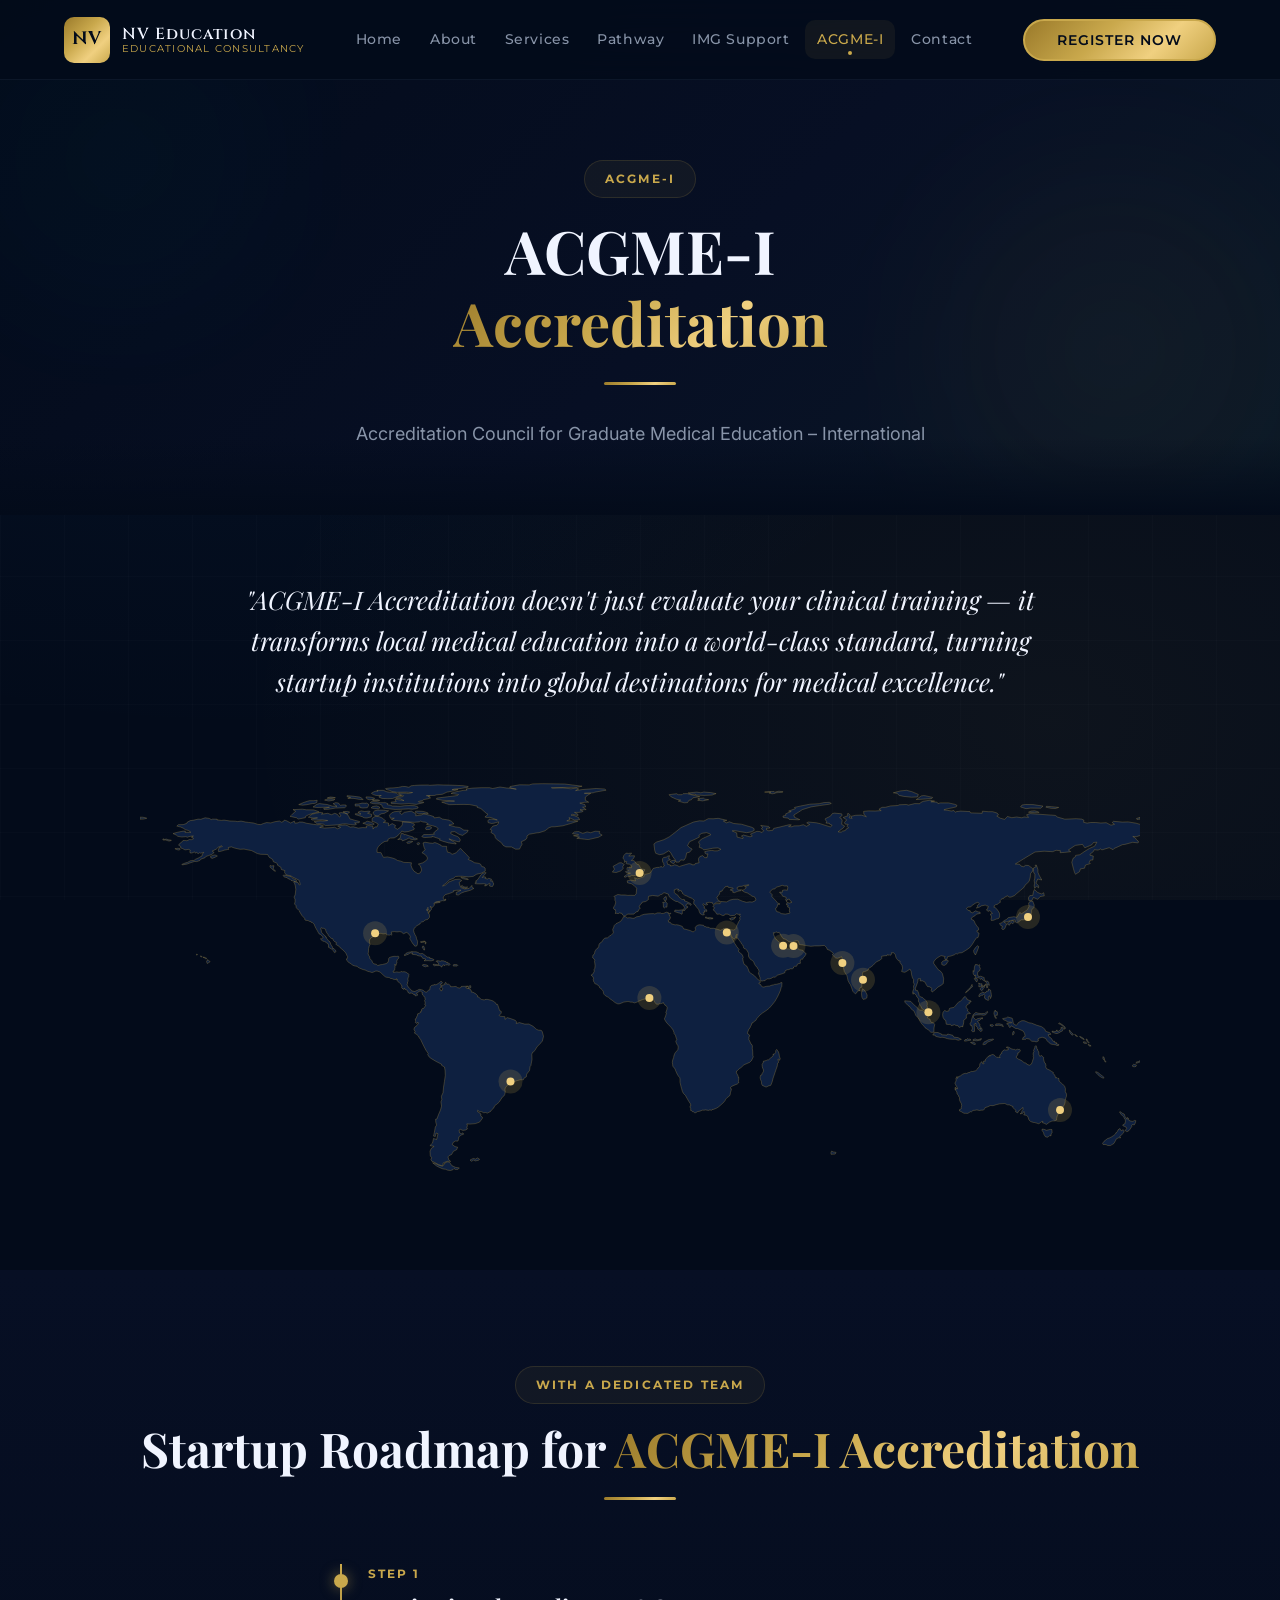
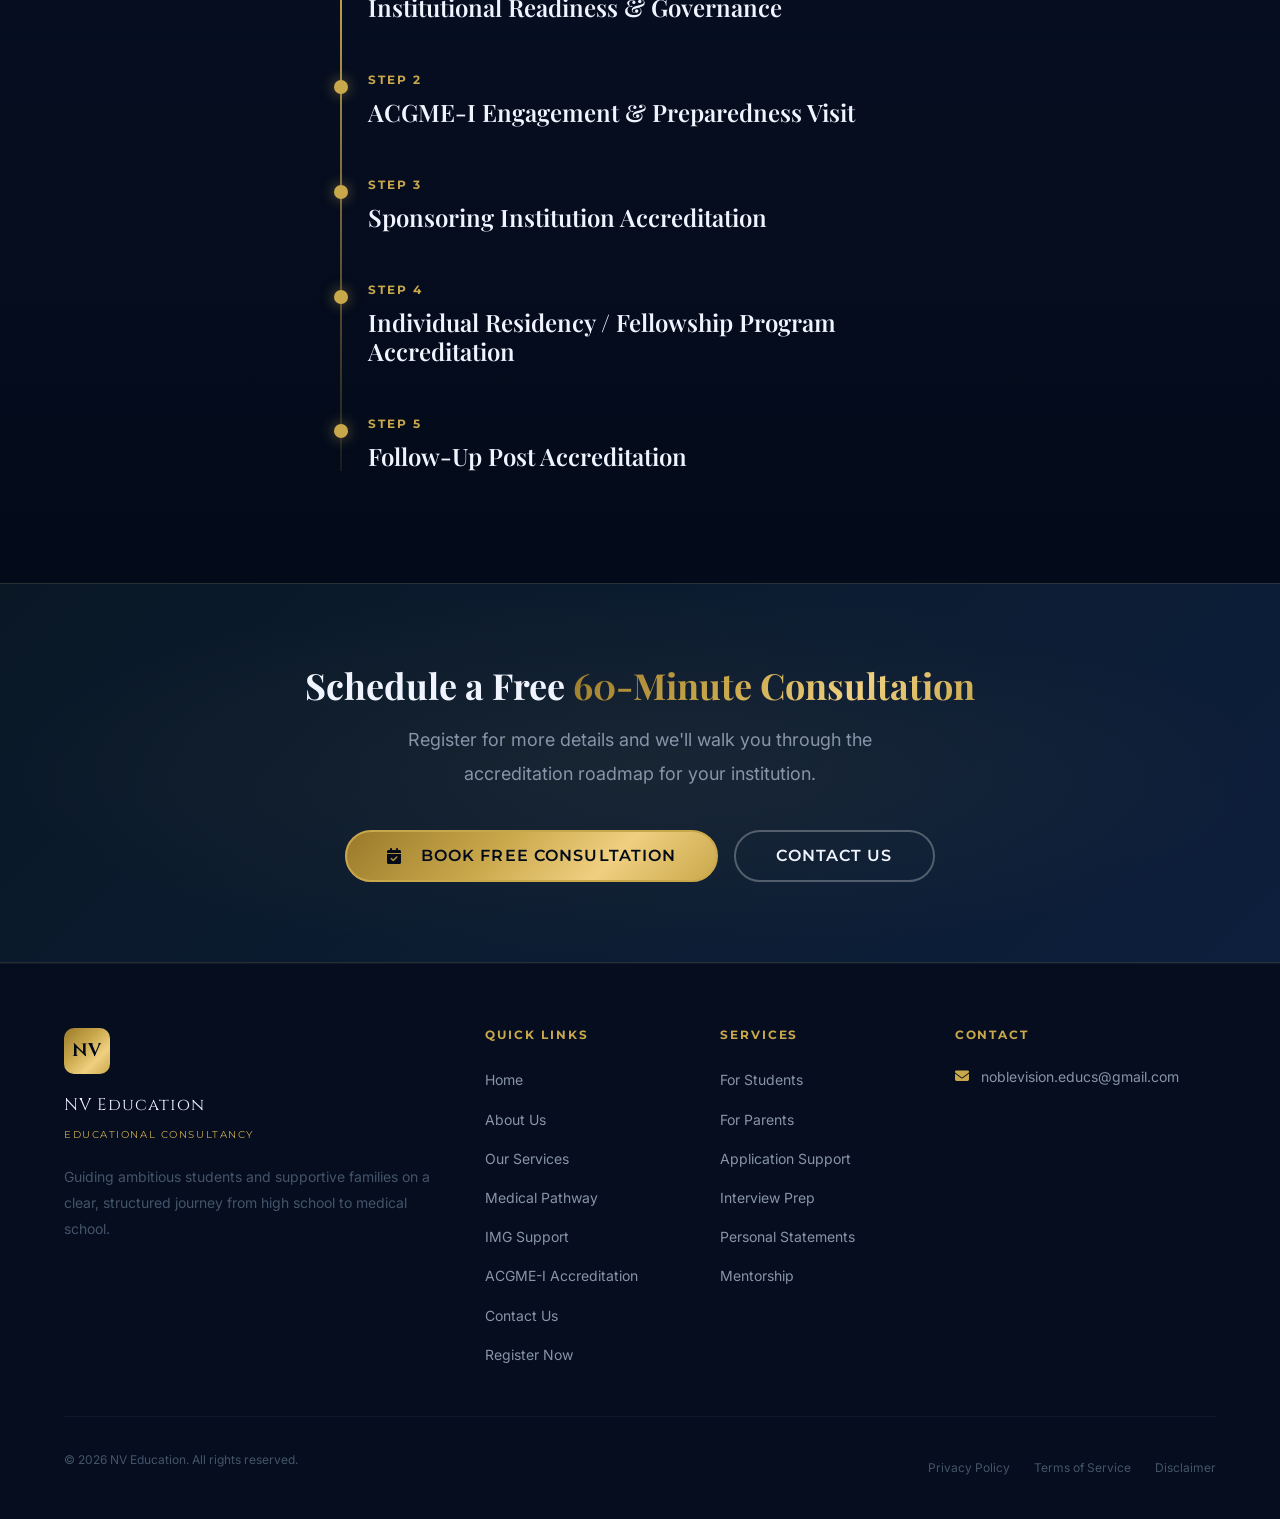
<file: acgme-i.html>
<!DOCTYPE html>
<html lang="en">
<head>
  <meta charset="UTF-8" />
  <meta name="viewport" content="width=device-width, initial-scale=1.0" />
  <title>ACGME-I Accreditation — NV Education</title>
  <meta name="description" content="A startup roadmap for ACGME-I accreditation, guided by a dedicated team — from institutional readiness to program accreditation." />

  <!-- Google Fonts -->
  <link rel="preconnect" href="https://fonts.googleapis.com" />
  <link rel="preconnect" href="https://fonts.gstatic.com" crossorigin />
  <link href="https://fonts.googleapis.com/css2?family=Cinzel:wght@400;600;700&family=Playfair+Display:ital,wght@0,400;0,600;0,700;1,400&family=Inter:wght@300;400;500;600&family=Montserrat:wght@400;500;600;700&display=swap" rel="stylesheet" />

  <!-- Font Awesome -->
  <link rel="stylesheet" href="https://cdnjs.cloudflare.com/ajax/libs/font-awesome/6.5.1/css/all.min.css" />

  <!-- Stylesheets -->
  <link rel="stylesheet" href="css/variables.css" />
  <link rel="stylesheet" href="css/global.css" />
  <link rel="stylesheet" href="css/components.css" />
</head>
<body>

<!-- ============================================================
     SECTION: GLOBAL NAVIGATION / HEADER
     ============================================================ -->
<header class="site-header" id="site-header">
  <nav class="nav-container">
    <a href="index.html" class="nav-logo" aria-label="NV Education Home">
      <div class="logo-mark">NV</div>
      <div class="nav-logo-text">
        <span class="logo-name">NV Education</span>
        <span class="logo-sub">Educational Consultancy</span>
      </div>
    </a>
    <ul class="nav-links" id="nav-links">
      <li><a href="index.html"              >Home</a></li>
      <li><a href="about.html"              >About</a></li>
      <li><a href="services.html">Services</a></li>
      <li><a href="pathway.html"            >Pathway</a></li>
      <li><a href="img-support.html"       >IMG Support</a></li>
      <li><a href="acgme-i.html" class="active">ACGME-I</a></li>
      <li><a href="contact.html"            >Contact</a></li>
    </ul>
    <a href="contact.html#register" class="btn btn--primary nav-cta">Register Now</a>
    <button class="nav-toggle" id="nav-toggle" aria-label="Toggle navigation menu">
      <span></span><span></span><span></span>
    </button>
  </nav>
</header>
<!-- END: GLOBAL NAVIGATION / HEADER -->


<main>

  <!-- ============================================================
       SECTION: PAGE HERO
       ============================================================ -->
  <section class="page-hero" id="acgme-hero">
    <div class="bg-glow bg-glow--teal" style="top:-40px; left:-80px;"></div>
    <div class="bg-glow bg-glow--gold" style="bottom:-60px; right:-60px;"></div>
    <div class="container" style="position:relative; z-index:1;">
      <span class="section-label page-hero__label">ACGME-I</span>
      <h1 class="page-hero__title">
        ACGME-I<br><span class="text-gradient-gold">Accreditation</span>
      </h1>
      <div class="section-divider"></div>
      <p class="page-hero__subtitle">
        Accreditation Council for Graduate Medical Education – International
      </p>
    </div>
  </section>
  <!-- END: SECTION PAGE HERO -->


  <!-- ============================================================
       SECTION: QUOTE + WORLD MAP
       ============================================================ -->
  <section class="section section--sm" id="acgme-vision">
    <div class="container">
      <div class="section-header">
        <blockquote style="max-width:820px; margin:0 auto; text-align:center;">
          <p style="font-family:var(--font-heading); font-size:clamp(1.2rem,2.5vw,1.6rem); color:var(--color-text-primary); font-style:italic; line-height:1.6; margin-bottom:0;">
            "ACGME-I Accreditation doesn't just evaluate your clinical training — it
            transforms local medical education into a world-class standard, turning
            startup institutions into global destinations for medical excellence."
          </p>
        </blockquote>
      </div>

      <div style="max-width:1000px; margin:0 auto;">
        <img src="world-map.svg" alt="World map connecting medical institutions across the globe" style="width:100%; height:auto; display:block;" />
      </div>
    </div>
  </section>
  <!-- END: SECTION QUOTE + WORLD MAP -->


  <!-- ============================================================
       SECTION: STARTUP ROADMAP
       ============================================================ -->
  <section class="section section--alt" id="roadmap">
    <div class="container">
      <div class="section-header">
        <span class="section-label">With a Dedicated Team</span>
        <h2 class="section-title">Startup Roadmap for <span class="text-gradient-gold">ACGME-I Accreditation</span></h2>
        <div class="section-divider"></div>
      </div>

      <div class="timeline" style="max-width:640px; margin:0 auto;">
        <div class="timeline-item">
          <div class="timeline-item__step">Step 1</div>
          <h5 class="timeline-item__title">Institutional Readiness &amp; Governance</h5>
        </div>
        <div class="timeline-item">
          <div class="timeline-item__step">Step 2</div>
          <h5 class="timeline-item__title">ACGME-I Engagement &amp; Preparedness Visit</h5>
        </div>
        <div class="timeline-item">
          <div class="timeline-item__step">Step 3</div>
          <h5 class="timeline-item__title">Sponsoring Institution Accreditation</h5>
        </div>
        <div class="timeline-item">
          <div class="timeline-item__step">Step 4</div>
          <h5 class="timeline-item__title">Individual Residency / Fellowship Program Accreditation</h5>
        </div>
        <div class="timeline-item" style="margin-bottom:0;">
          <div class="timeline-item__step">Step 5</div>
          <h5 class="timeline-item__title">Follow-Up Post Accreditation</h5>
        </div>
      </div>
    </div>
  </section>
  <!-- END: SECTION STARTUP ROADMAP -->


  <!-- ============================================================
       SECTION: CTA BAND
       ============================================================ -->
  <section class="cta-band" id="cta">
    <div class="container">
      <h2 class="cta-band__title">
        Schedule a Free <span class="text-gradient-gold">60-Minute Consultation</span>
      </h2>
      <p class="cta-band__sub">
        Register for more details and we'll walk you through the accreditation
        roadmap for your institution.
      </p>
      <div class="cta-band__actions">
        <a href="contact.html#register" class="btn btn--primary btn--lg">
          <i class="fa-solid fa-calendar-check"></i>&nbsp; Book Free Consultation
        </a>
        <a href="contact.html" class="btn btn--ghost btn--lg">Contact Us</a>
      </div>
    </div>
  </section>
  <!-- END: SECTION CTA BAND -->

</main>


<!-- ============================================================
     SECTION: GLOBAL FOOTER
     ============================================================ -->
<footer class="site-footer" id="site-footer">
  <div class="container">
    <div class="footer-grid">
      <div class="footer-brand">
        <div class="logo-mark" style="margin-bottom:1rem;">NV</div>
        <p style="font-family:var(--font-display); font-size:1.05rem; color:var(--color-text-primary); letter-spacing:0.06em; margin-bottom:0.25rem;">NV Education</p>
        <p style="font-family:var(--font-label); font-size:0.65rem; letter-spacing:0.15em; text-transform:uppercase; color:var(--color-gold); margin-bottom:0;">Educational Consultancy</p>
        <p class="footer-tagline">Guiding ambitious students and supportive families on a clear, structured journey from high school to medical school.</p>

      </div>
      <div class="footer-col">
        <h4 class="footer-col-title">Quick Links</h4>
        <ul class="footer-links">
          <li><a href="index.html">Home</a></li>
          <li><a href="about.html">About Us</a></li>
          <li><a href="services.html">Our Services</a></li>
          <li><a href="pathway.html">Medical Pathway</a></li>
          <li><a href="img-support.html">IMG Support</a></li>
          <li><a href="acgme-i.html">ACGME-I Accreditation</a></li>
          <li><a href="contact.html">Contact Us</a></li>
          <li><a href="contact.html#register">Register Now</a></li>
        </ul>
      </div>
      <div class="footer-col">
        <h4 class="footer-col-title">Services</h4>
        <ul class="footer-links">
          <li><a href="services.html#students">For Students</a></li>
          <li><a href="services.html#parents">For Parents</a></li>
          <li><a href="services.html#applications">Application Support</a></li>
          <li><a href="services.html#interview">Interview Prep</a></li>
          <li><a href="services.html#personal-statement">Personal Statements</a></li>
          <li><a href="services.html#mentorship">Mentorship</a></li>
        </ul>
      </div>
      <div class="footer-col">
        <h4 class="footer-col-title">Contact</h4>
        <div class="footer-contact-item"><i class="fa-solid fa-envelope footer-contact-icon"></i><span>noblevision.educs@gmail.com</span></div>
      </div>
    </div>
    <div class="footer-bottom">
      <p class="footer-copyright">&copy; 2026 NV Education. All rights reserved.</p>
      <nav class="footer-legal">
        <a href="#">Privacy Policy</a>
        <a href="#">Terms of Service</a>
        <a href="#">Disclaimer</a>
      </nav>
    </div>
  </div>
</footer>
<!-- END: GLOBAL FOOTER -->

<script src="js/main.js"></script>
</body>
</html>
</file>
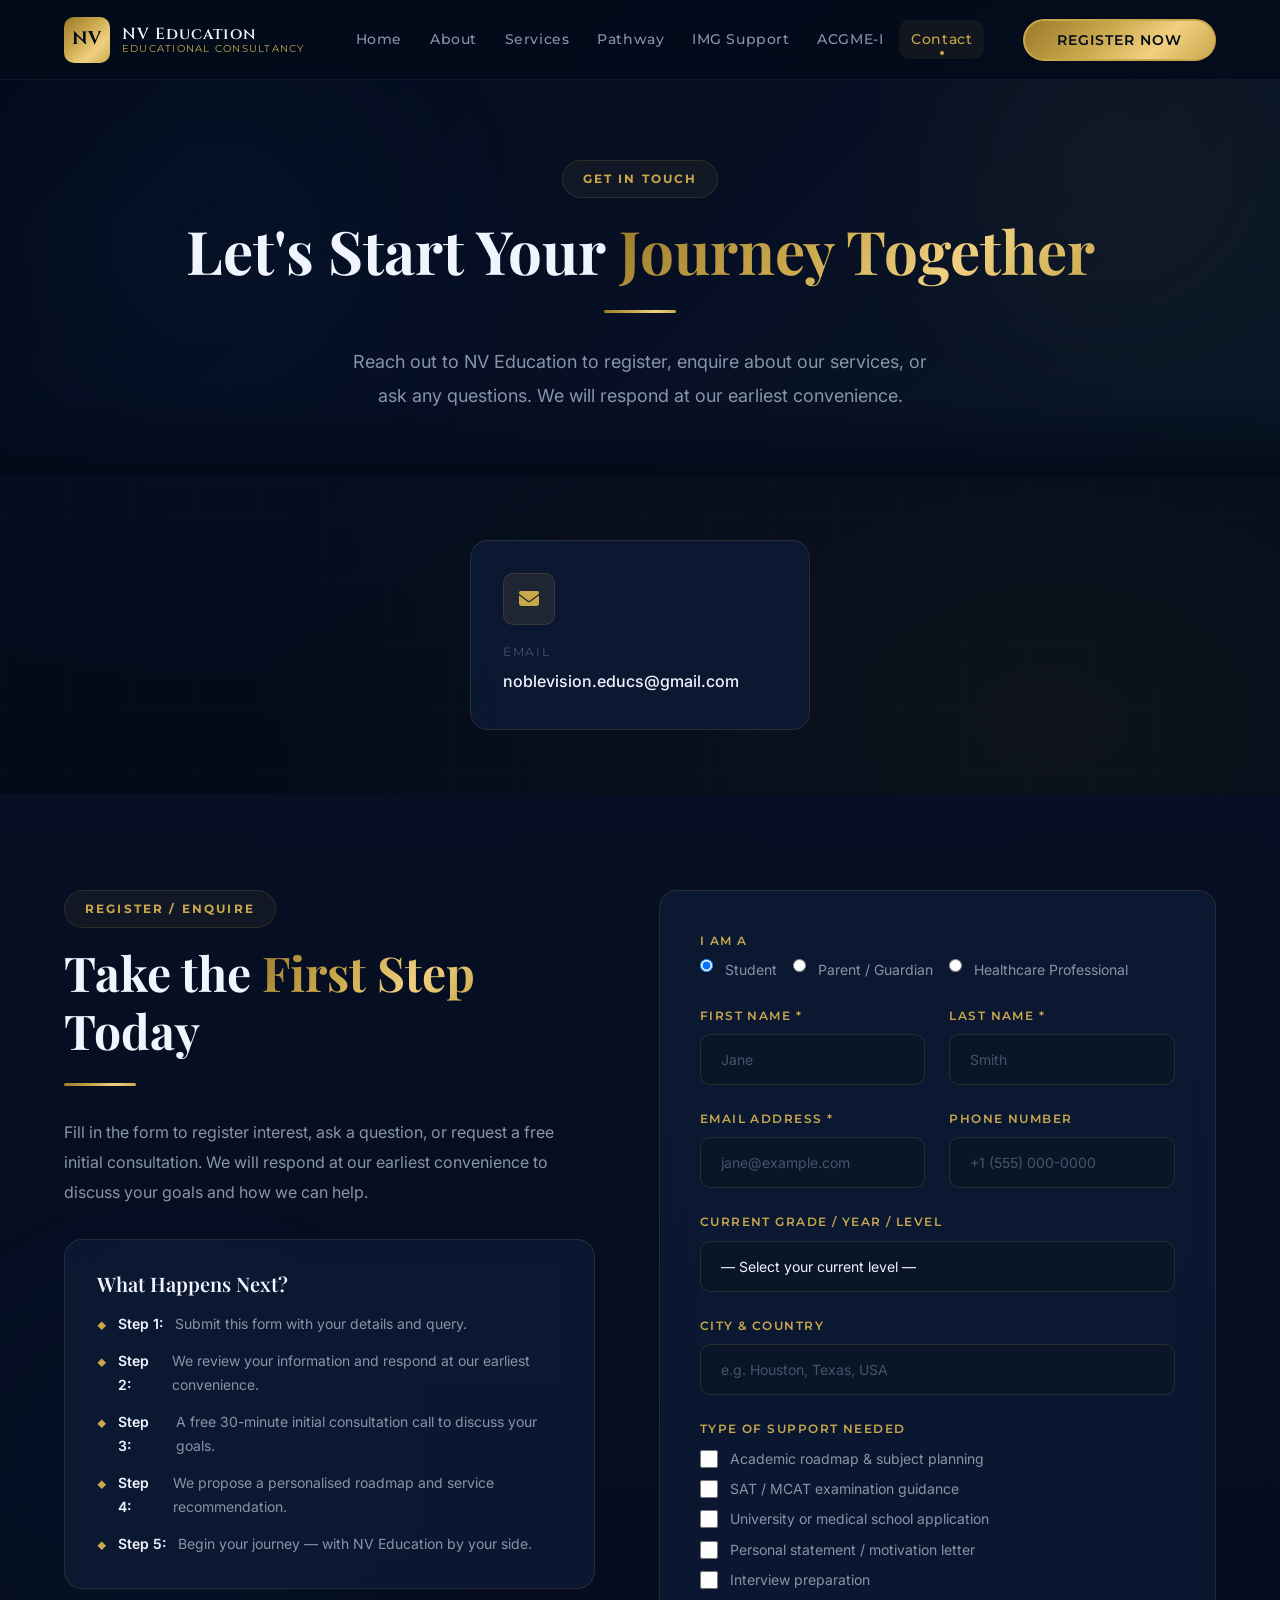
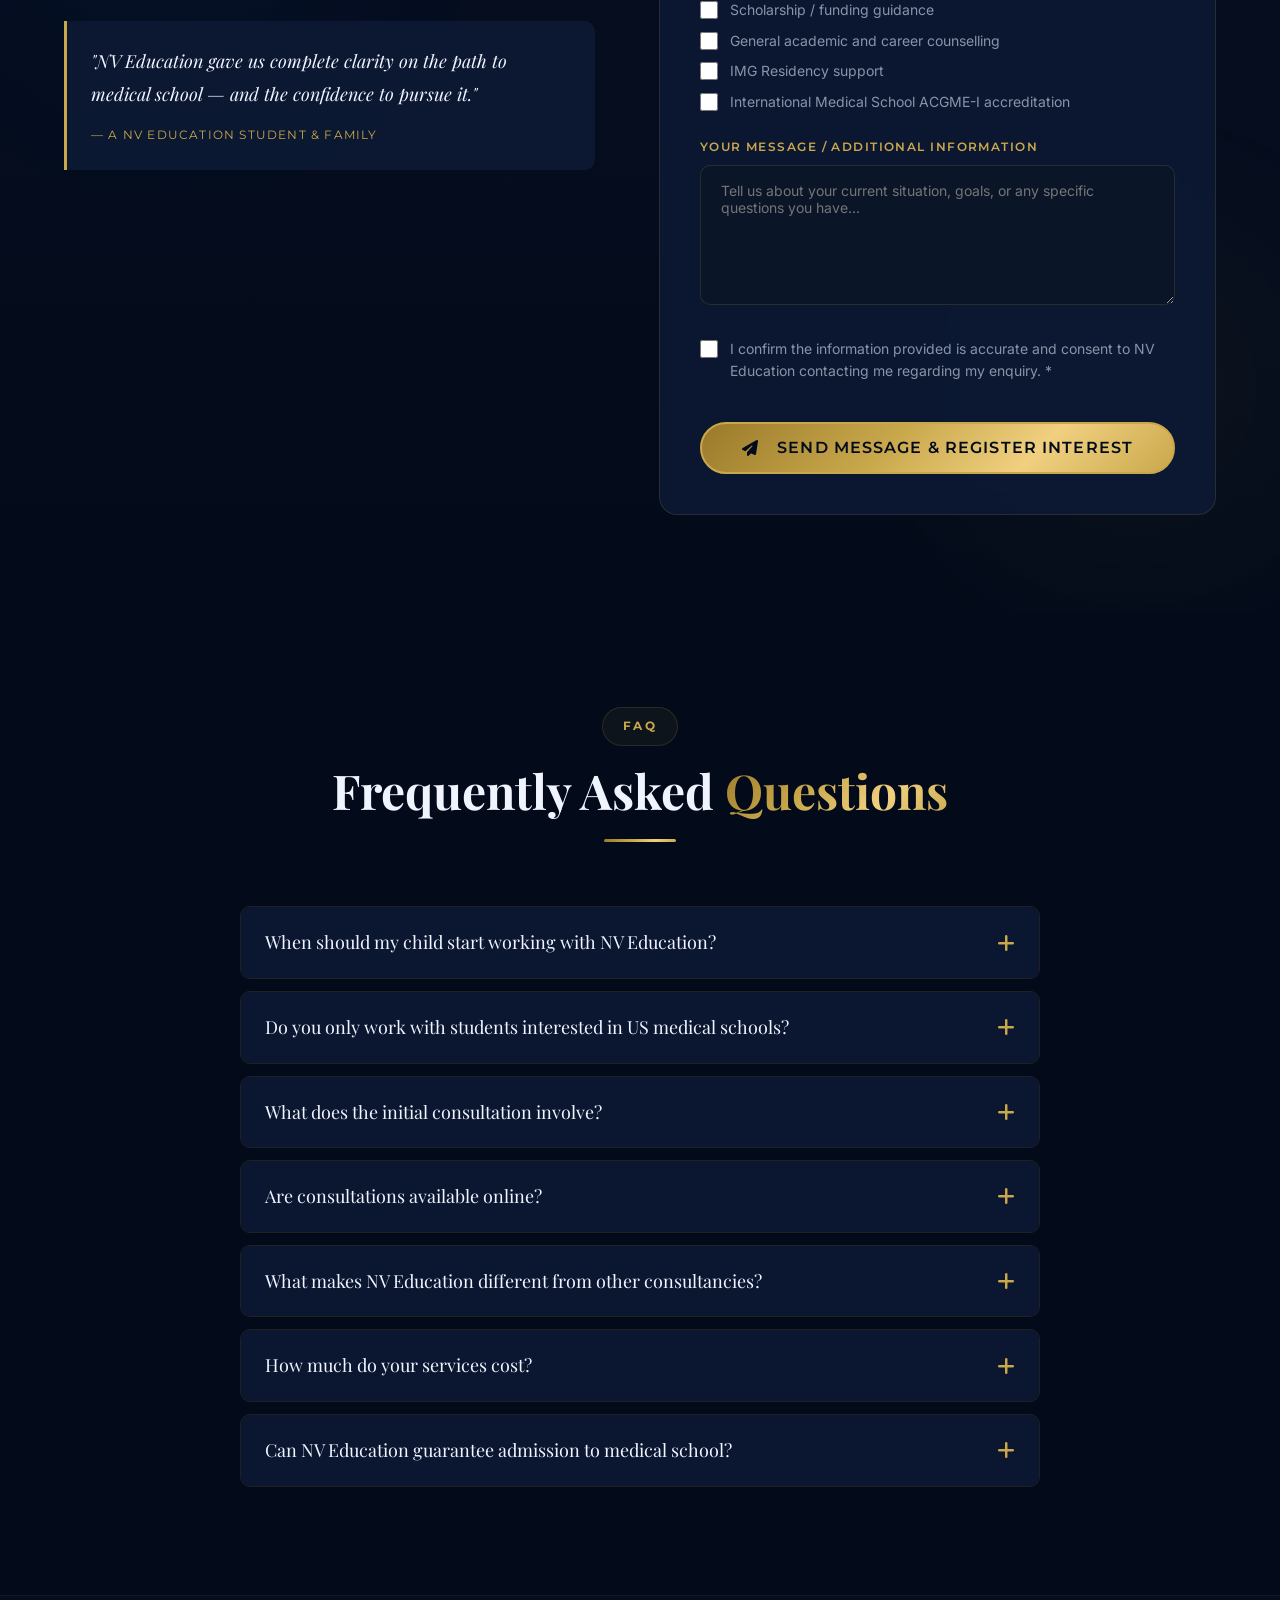
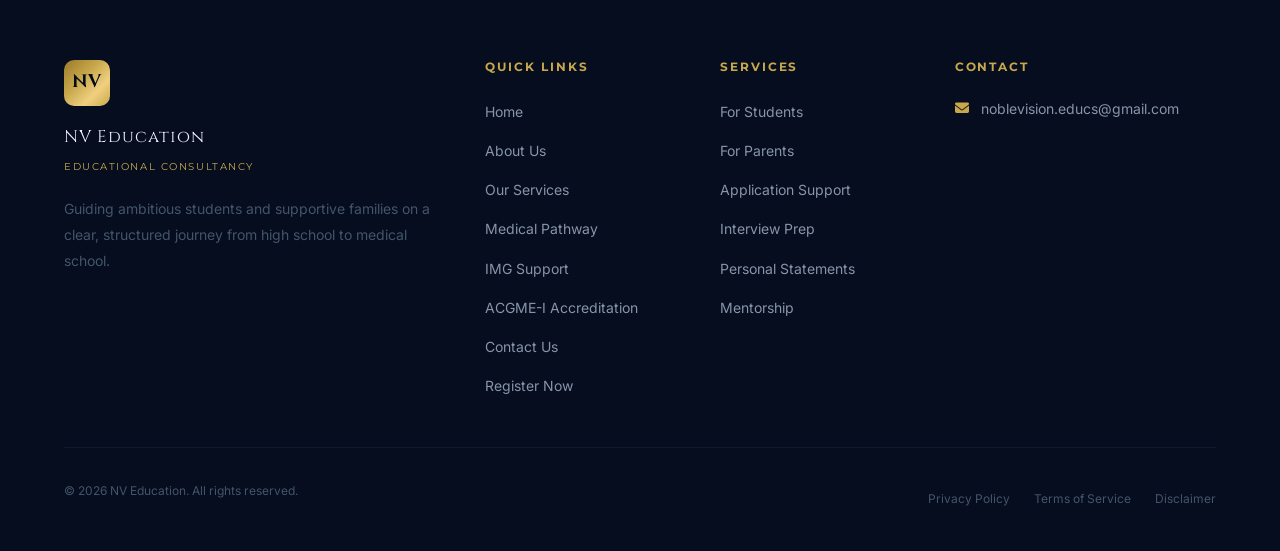
<file: contact.html>
<!DOCTYPE html>
<html lang="en">
<head>
  <meta charset="UTF-8" />
  <meta name="viewport" content="width=device-width, initial-scale=1.0" />
  <title>Contact Us — NV Education</title>
  <meta name="description" content="Get in touch with NV Education. Register as a student or parent, or simply enquire about our services." />

  <!-- Google Fonts -->
  <link rel="preconnect" href="https://fonts.googleapis.com" />
  <link rel="preconnect" href="https://fonts.gstatic.com" crossorigin />
  <link href="https://fonts.googleapis.com/css2?family=Cinzel:wght@400;600;700&family=Playfair+Display:ital,wght@0,400;0,600;0,700;1,400&family=Inter:wght@300;400;500;600&family=Montserrat:wght@400;500;600;700&display=swap" rel="stylesheet" />

  <!-- Font Awesome -->
  <link rel="stylesheet" href="https://cdnjs.cloudflare.com/ajax/libs/font-awesome/6.5.1/css/all.min.css" />

  <!-- Stylesheets -->
  <link rel="stylesheet" href="css/variables.css" />
  <link rel="stylesheet" href="css/global.css" />
  <link rel="stylesheet" href="css/components.css" />
</head>
<body>

<!-- ============================================================
     SECTION: GLOBAL NAVIGATION / HEADER
     ============================================================ -->
<header class="site-header" id="site-header">
  <nav class="nav-container">
    <a href="index.html" class="nav-logo" aria-label="NV Education Home">
      <div class="logo-mark">NV</div>
      <div class="nav-logo-text">
        <span class="logo-name">NV Education</span>
        <span class="logo-sub">Educational Consultancy</span>
      </div>
    </a>
    <ul class="nav-links" id="nav-links">
      <li><a href="index.html"              >Home</a></li>
      <li><a href="about.html"              >About</a></li>
      <li><a href="services.html"           >Services</a></li>
      <li><a href="pathway.html"            >Pathway</a></li>
      <li><a href="img-support.html"       >IMG Support</a></li>
      <li><a href="acgme-i.html"            >ACGME-I</a></li>
      <li><a href="contact.html" class="active">Contact</a></li>
    </ul>
    <a href="#register" class="btn btn--primary nav-cta">Register Now</a>
    <button class="nav-toggle" id="nav-toggle" aria-label="Toggle navigation menu">
      <span></span><span></span><span></span>
    </button>
  </nav>
</header>
<!-- END: GLOBAL NAVIGATION / HEADER -->


<main>

  <!-- ============================================================
       SECTION: PAGE HERO
       ============================================================ -->
  <section class="page-hero" id="contact-hero">
    <div class="bg-glow bg-glow--gold" style="top:-60px; right:-60px;"></div>
    <div class="bg-glow bg-glow--blue" style="bottom:-40px; left:-60px;"></div>
    <div class="container" style="position:relative; z-index:1;">
      <span class="section-label page-hero__label">Get In Touch</span>
      <h1 class="page-hero__title">
        Let's Start Your <span class="text-gradient-gold">Journey Together</span>
      </h1>
      <div class="section-divider"></div>
      <p class="page-hero__subtitle">
        Reach out to NV Education to register, enquire about our services,
        or ask any questions. We will respond at our earliest convenience.
      </p>
    </div>
  </section>
  <!-- END: SECTION PAGE HERO -->


  <!-- ============================================================
       SECTION: CONTACT CARDS
       Phone, Email, Location, Hours at a glance.
       ============================================================ -->
  <section class="section section--sm" id="contact-details">
    <div class="container">

      <div style="display:flex; justify-content:center;" class="fade-in">

        <!-- Card: Email -->
        <div class="card" style="max-width:340px; width:100%;">
          <div class="contact-card">
            <div class="contact-card__icon">
              <i class="fa-solid fa-envelope"></i>
            </div>
            <div>
              <p class="contact-card__title">Email</p>
              <p class="contact-card__value">
                <a href="mailto:noblevision.educs@gmail.com">noblevision.educs@gmail.com</a>
              </p>
            </div>
          </div>
        </div>

      </div>

    </div>
  </section>
  <!-- END: SECTION CONTACT CARDS -->


  <!-- ============================================================
       SECTION: CONTACT FORM + REGISTRATION
       Main enquiry / registration form.
       ============================================================ -->
  <section class="section section--alt" id="register">
    <div class="bg-glow bg-glow--blue" style="left:-100px; top:30%;"></div>
    <div class="bg-glow bg-glow--gold" style="right:-80px; bottom:0;"></div>

    <div class="container">
      <div class="grid-2" style="gap:var(--space-16); align-items:start;">

        <!-- Form Info Column -->
        <div class="fade-in">
          <span class="section-label">Register / Enquire</span>
          <h2 style="margin-bottom:var(--space-6);">
            Take the <span class="text-gradient-gold">First Step</span> Today
          </h2>
          <div class="section-divider section-divider--left"></div>

          <p>
            Fill in the form to register interest, ask a question, or request a
            free initial consultation. We will respond at our earliest convenience
            to discuss your goals and how we can help.
          </p>

          <div class="card" style="margin-top:var(--space-8);">
            <h4 class="card__title" style="margin-bottom:var(--space-4);">What Happens Next?</h4>
            <ul class="check-list">
              <li><strong style="color:var(--color-text-primary);">Step 1:</strong> Submit this form with your details and query.</li>
              <li><strong style="color:var(--color-text-primary);">Step 2:</strong> We review your information and respond at our earliest convenience.</li>
              <li><strong style="color:var(--color-text-primary);">Step 3:</strong> A free 30-minute initial consultation call to discuss your goals.</li>
              <li><strong style="color:var(--color-text-primary);">Step 4:</strong> We propose a personalised roadmap and service recommendation.</li>
              <li><strong style="color:var(--color-text-primary);">Step 5:</strong> Begin your journey — with NV Education by your side.</li>
            </ul>
          </div>

          <!-- Testimonial placeholder -->
          <div style="margin-top:var(--space-8); padding:var(--space-6); border-left:3px solid var(--color-gold); background:var(--color-bg-card); border-radius:0 var(--radius-md) var(--radius-md) 0;">
            <p style="font-style:italic; color:var(--color-text-primary); font-family:var(--font-heading); font-size:var(--text-lg); margin-bottom:var(--space-3);">"NV Education gave us complete clarity on the path to medical school — and the confidence to pursue it."</p>
            <p style="font-size:var(--text-xs); font-family:var(--font-label); letter-spacing:0.1em; text-transform:uppercase; color:var(--color-gold); margin:0;">— A NV Education Student &amp; Family</p>
          </div>
        </div>

        <!-- The Form -->
        <div class="fade-in fade-in-delay-2">
          <div class="card" style="padding:var(--space-10);">
            <form id="contact-form" novalidate>

              <!-- Applicant Type -->
              <div class="form-group">
                <label class="form-label">I am a</label>
                <div style="display:flex; gap:var(--space-4); flex-wrap:wrap;">
                  <label class="form-check">
                    <input type="radio" name="applicant_type" value="student" checked />
                    <span>Student</span>
                  </label>
                  <label class="form-check">
                    <input type="radio" name="applicant_type" value="parent" />
                    <span>Parent / Guardian</span>
                  </label>
                  <label class="form-check">
                    <input type="radio" name="applicant_type" value="professional" />
                    <span>Healthcare Professional</span>
                  </label>
                </div>
              </div>

              <!-- Name Row -->
              <div class="form-row">
                <div class="form-group" style="margin-bottom:0;">
                  <label class="form-label" for="first_name">First Name *</label>
                  <input type="text" id="first_name" name="first_name" class="form-input" placeholder="Jane" required />
                </div>
                <div class="form-group" style="margin-bottom:0;">
                  <label class="form-label" for="last_name">Last Name *</label>
                  <input type="text" id="last_name" name="last_name" class="form-input" placeholder="Smith" required />
                </div>
              </div>

              <!-- Email & Phone -->
              <div class="form-row" style="margin-top:var(--space-6);">
                <div class="form-group" style="margin-bottom:0;">
                  <label class="form-label" for="email">Email Address *</label>
                  <input type="email" id="email" name="email" class="form-input" placeholder="jane@example.com" required />
                </div>
                <div class="form-group" style="margin-bottom:0;">
                  <label class="form-label" for="phone">Phone Number</label>
                  <input type="tel" id="phone" name="phone" class="form-input" placeholder="+1 (555) 000-0000" />
                </div>
              </div>

              <!-- Current Grade / Year -->
              <div class="form-group" style="margin-top:var(--space-6);">
                <label class="form-label" for="grade">Current Grade / Year / Level</label>
                <select id="grade" name="grade" class="form-select">
                  <option value="">— Select your current level —</option>
                  <optgroup label="High School">
                    <option value="grade9">Grade 9</option>
                    <option value="grade10">Grade 10</option>
                    <option value="grade11">Grade 11</option>
                    <option value="grade12">Grade 12</option>
                  </optgroup>
                  <optgroup label="University / College">
                    <option value="year1">Year 1 (Freshman)</option>
                    <option value="year2">Year 2 (Sophomore)</option>
                    <option value="year3">Year 3 (Junior)</option>
                    <option value="year4">Year 4 (Senior)</option>
                    <option value="grad">Graduate / Post-bacc</option>
                  </optgroup>
                  <optgroup label="Other">
                    <option value="parent">Parent (enquiring on behalf of child)</option>
                    <option value="other">Other</option>
                  </optgroup>
                </select>
              </div>

              <!-- Country -->
              <div class="form-group">
                <label class="form-label" for="country">City &amp; Country</label>
                <input type="text" id="country" name="country" class="form-input" placeholder="e.g. Houston, Texas, USA" />
              </div>

              <!-- Support Type -->
              <div class="form-group">
                <label class="form-label">Type of Support Needed</label>
                <div style="display:flex; flex-direction:column; gap:var(--space-2);">
                  <label class="form-check"><input type="checkbox" name="support" value="roadmap" /><span>Academic roadmap &amp; subject planning</span></label>
                  <label class="form-check"><input type="checkbox" name="support" value="exams" /><span>SAT / MCAT examination guidance</span></label>
                  <label class="form-check"><input type="checkbox" name="support" value="application" /><span>University or medical school application</span></label>
                  <label class="form-check"><input type="checkbox" name="support" value="personal_statement" /><span>Personal statement / motivation letter</span></label>
                  <label class="form-check"><input type="checkbox" name="support" value="interview" /><span>Interview preparation</span></label>
                  <label class="form-check"><input type="checkbox" name="support" value="scholarship" /><span>Scholarship / funding guidance</span></label>
                  <label class="form-check"><input type="checkbox" name="support" value="counselling" /><span>General academic and career counselling</span></label>
                  <label class="form-check"><input type="checkbox" name="support" value="img_residency" /><span>IMG Residency support</span></label>
                  <label class="form-check"><input type="checkbox" name="support" value="acgme_i" /><span>International Medical School ACGME-I accreditation</span></label>
                </div>
              </div>

              <!-- Message -->
              <div class="form-group">
                <label class="form-label" for="message">Your Message / Additional Information</label>
                <textarea id="message" name="message" class="form-textarea" placeholder="Tell us about your current situation, goals, or any specific questions you have..."></textarea>
              </div>

              <!-- Consent -->
              <div class="form-group">
                <label class="form-check">
                  <input type="checkbox" name="consent" required />
                  <span>I confirm the information provided is accurate and consent to NV Education contacting me regarding my enquiry. *</span>
                </label>
              </div>

              <!-- Submit -->
              <button type="submit" class="btn btn--primary btn--block btn--lg" style="margin-top:var(--space-4);">
                <i class="fa-solid fa-paper-plane"></i>&nbsp; Send Message &amp; Register Interest
              </button>

            </form>
          </div>
        </div>

      </div>
    </div>
  </section>
  <!-- END: SECTION CONTACT FORM + REGISTRATION -->


  <!-- ============================================================
       SECTION: FAQ ACCORDION
       Frequently asked questions.
       ============================================================ -->
  <section class="section" id="faq">
    <div class="container">

      <div class="section-header fade-in">
        <span class="section-label">FAQ</span>
        <h2 class="section-title">Frequently Asked <span class="text-gradient-gold">Questions</span></h2>
        <div class="section-divider"></div>
      </div>

      <div style="max-width: 800px; margin: 0 auto;" class="fade-in">

        <div class="accordion-item">
          <div class="accordion-header">
            When should my child start working with NV Education?
            <i class="fa-solid fa-plus accordion-icon"></i>
          </div>
          <div class="accordion-body">
            The earlier the better. Ideally from Grade 10, so we have the full high school
            period to build the right academic profile, extracurricular record, and test
            preparation strategy. However, students at any stage — including university —
            can benefit significantly from our guidance.
          </div>
        </div>

        <div class="accordion-item">
          <div class="accordion-header">
            Do you only work with students interested in US medical schools?
            <i class="fa-solid fa-plus accordion-icon"></i>
          </div>
          <div class="accordion-body">
            Our primary focus is on the US medical school pathway (pre-med, MCAT, AMCAS).
            However, we also assist students exploring medical programs in other countries.
            Our general academic planning, personal statement coaching, and interview
            preparation services are broadly applicable.
          </div>
        </div>

        <div class="accordion-item">
          <div class="accordion-header">
            What does the initial consultation involve?
            <i class="fa-solid fa-plus accordion-icon"></i>
          </div>
          <div class="accordion-body">
            The initial 30-minute consultation is free of charge and involves a conversation
            about your current academic standing, goals, timeline, and questions. Based on
            this, we propose a personalised service recommendation. There is no obligation
            to proceed.
          </div>
        </div>

        <div class="accordion-item">
          <div class="accordion-header">
            Are consultations available online?
            <i class="fa-solid fa-plus accordion-icon"></i>
          </div>
          <div class="accordion-body">
            Yes. All our consultations and ongoing sessions are available online via video
            call, making us accessible to students and families worldwide. In-person
            consultations may also be arranged for those in the Texas area.
          </div>
        </div>

        <div class="accordion-item">
          <div class="accordion-header">
            What makes NV Education different from other consultancies?
            <i class="fa-solid fa-plus accordion-icon"></i>
          </div>
          <div class="accordion-body">
            NV Education is founded and led by Dr. Natarajan Venkatayan, MD — an active
            physician with over 20 years of clinical, GME leadership, and academic
            experience. Our guidance is rooted in deep, first-hand knowledge of how
            medical education works, what admissions committees look for, and what it
            takes to succeed as a physician. This is not generic consulting — it is
            mentorship from someone who has lived the journey.
          </div>
        </div>

        <div class="accordion-item">
          <div class="accordion-header">
            How much do your services cost?
            <i class="fa-solid fa-plus accordion-icon"></i>
          </div>
          <div class="accordion-body">
            Pricing is tailored to the level of support you choose and the duration of
            engagement. We offer packages from focused application support to full
            multi-year journey programs. Please contact us or register above for a
            detailed proposal based on your specific needs and goals.
          </div>
        </div>

        <div class="accordion-item">
          <div class="accordion-header">
            Can NV Education guarantee admission to medical school?
            <i class="fa-solid fa-plus accordion-icon"></i>
          </div>
          <div class="accordion-body">
            No ethical consultancy can guarantee admission — and we will not make that
            promise. What we guarantee is that you will be maximally prepared: a strong
            application, a compelling personal statement, thorough interview readiness,
            and the academic and personal profile needed to compete at the highest level.
            Our goal is to give you the best possible chance.
          </div>
        </div>

      </div>
    </div>
  </section>
  <!-- END: SECTION FAQ -->


</main>


<!-- ============================================================
     SECTION: GLOBAL FOOTER
     ============================================================ -->
<footer class="site-footer" id="site-footer">
  <div class="container">
    <div class="footer-grid">
      <div class="footer-brand">
        <div class="logo-mark" style="margin-bottom:1rem;">NV</div>
        <p style="font-family:var(--font-display); font-size:1.05rem; color:var(--color-text-primary); letter-spacing:0.06em; margin-bottom:0.25rem;">NV Education</p>
        <p style="font-family:var(--font-label); font-size:0.65rem; letter-spacing:0.15em; text-transform:uppercase; color:var(--color-gold); margin-bottom:0;">Educational Consultancy</p>
        <p class="footer-tagline">Guiding ambitious students and supportive families on a clear, structured journey from high school to medical school.</p>

      </div>
      <div class="footer-col">
        <h4 class="footer-col-title">Quick Links</h4>
        <ul class="footer-links">
          <li><a href="index.html">Home</a></li>
          <li><a href="about.html">About Us</a></li>
          <li><a href="services.html">Our Services</a></li>
          <li><a href="pathway.html">Medical Pathway</a></li>
          <li><a href="img-support.html">IMG Support</a></li>
          <li><a href="acgme-i.html">ACGME-I Accreditation</a></li>
          <li><a href="contact.html">Contact Us</a></li>
          <li><a href="contact.html#register">Register Now</a></li>
        </ul>
      </div>
      <div class="footer-col">
        <h4 class="footer-col-title">Services</h4>
        <ul class="footer-links">
          <li><a href="services.html#students">For Students</a></li>
          <li><a href="services.html#parents">For Parents</a></li>
          <li><a href="services.html#applications">Application Support</a></li>
          <li><a href="services.html#interview">Interview Prep</a></li>
          <li><a href="services.html#personal-statement">Personal Statements</a></li>
          <li><a href="services.html#mentorship">Mentorship</a></li>
        </ul>
      </div>
      <div class="footer-col">
        <h4 class="footer-col-title">Contact</h4>
        <div class="footer-contact-item"><i class="fa-solid fa-envelope footer-contact-icon"></i><span>noblevision.educs@gmail.com</span></div>
      </div>
    </div>
    <div class="footer-bottom">
      <p class="footer-copyright">&copy; 2026 NV Education. All rights reserved.</p>
      <nav class="footer-legal">
        <a href="#">Privacy Policy</a>
        <a href="#">Terms of Service</a>
        <a href="#">Disclaimer</a>
      </nav>
    </div>
  </div>
</footer>
<!-- END: GLOBAL FOOTER -->

<script src="js/main.js"></script>
</body>
</html>
</file>
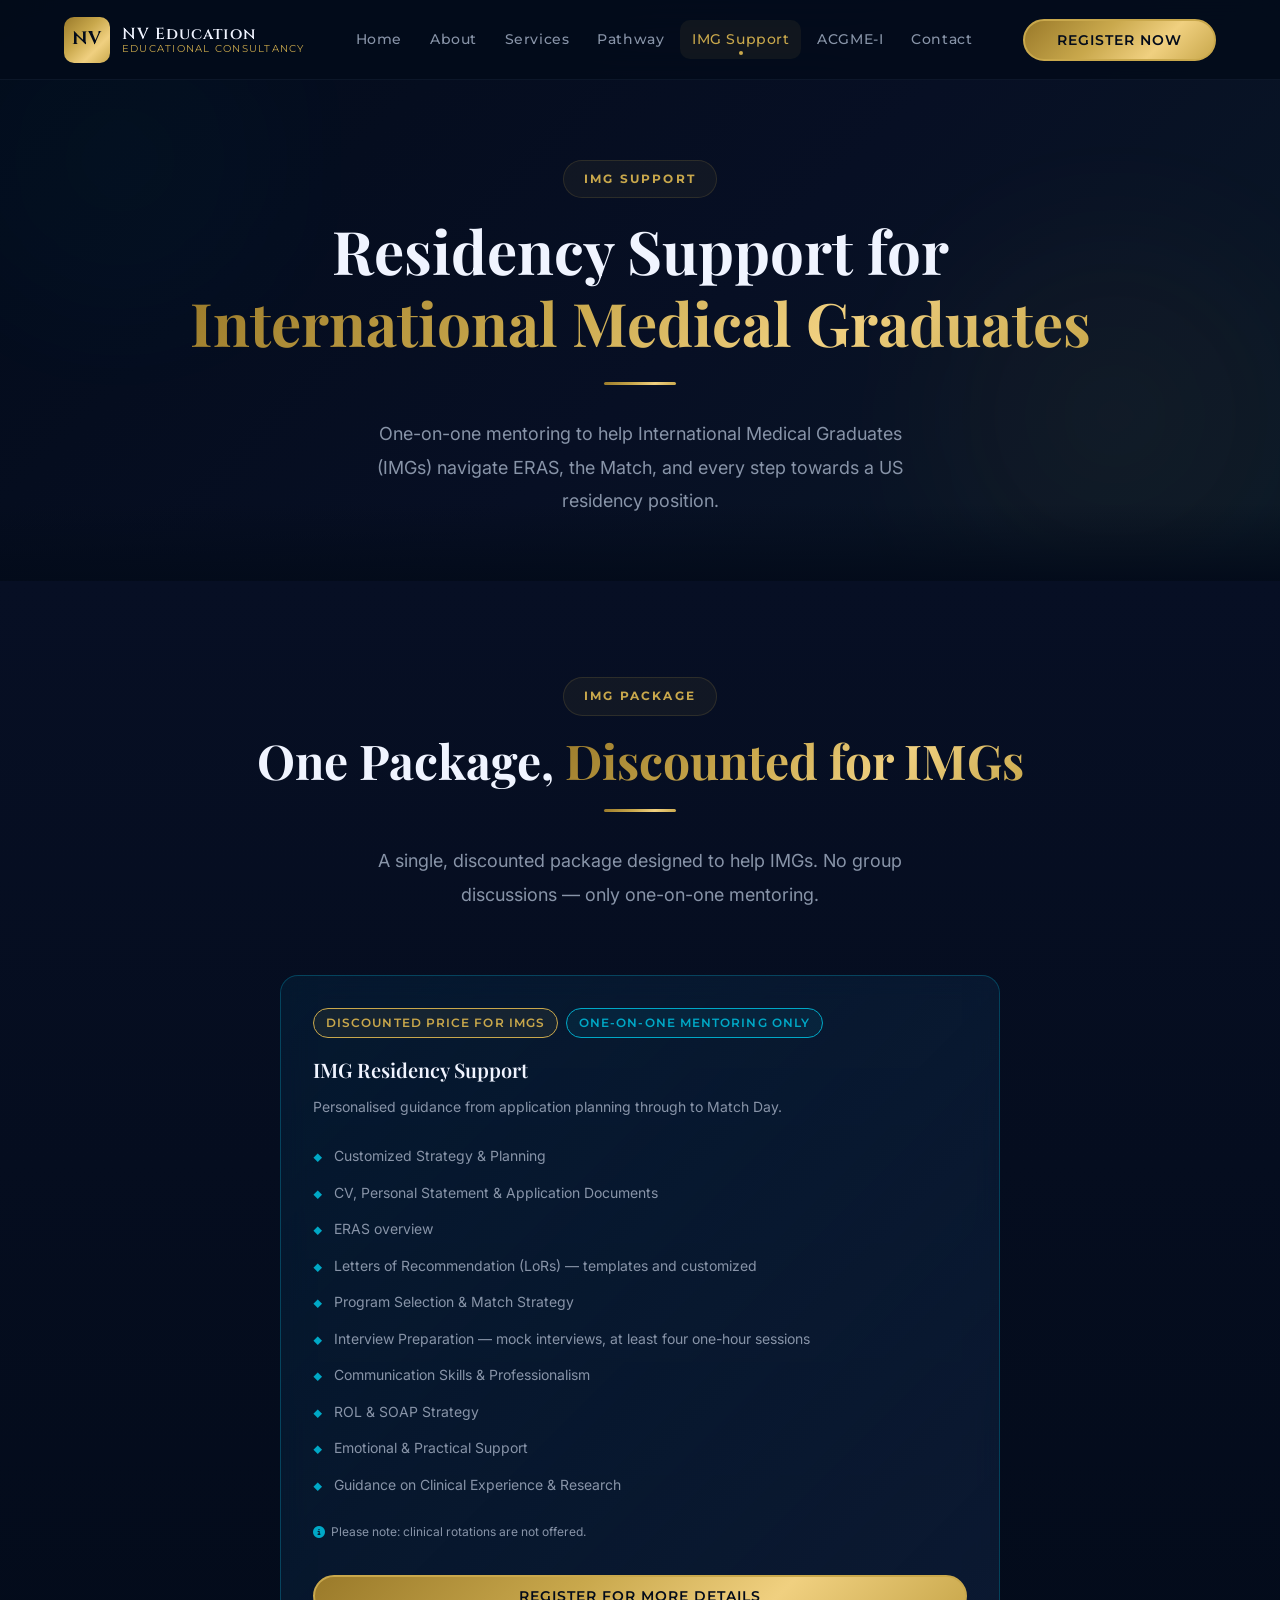
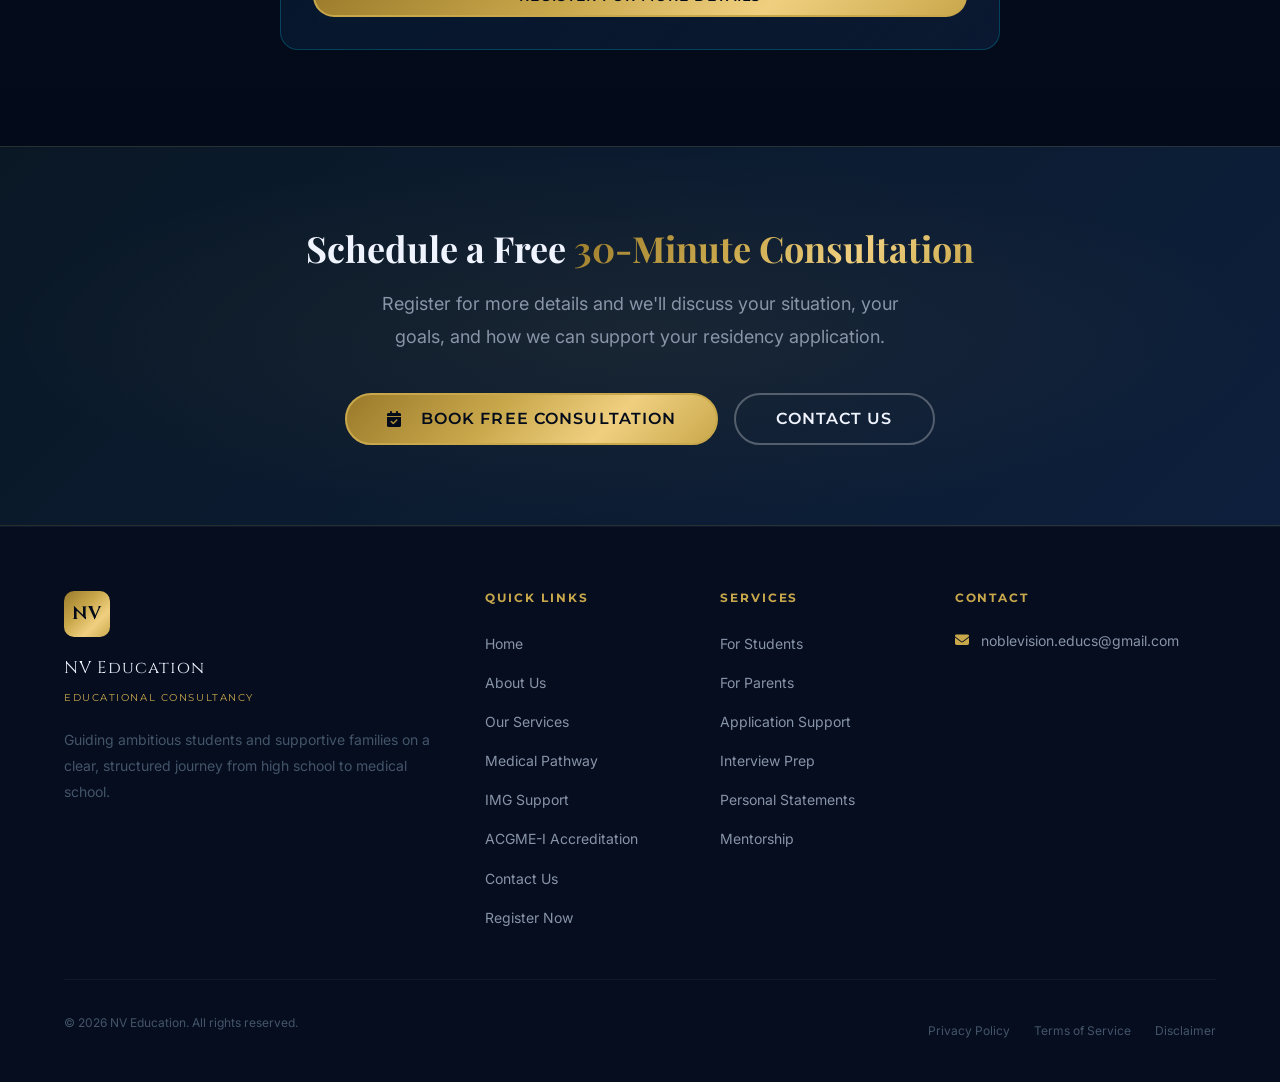
<file: img-support.html>
<!DOCTYPE html>
<html lang="en">
<head>
  <meta charset="UTF-8" />
  <meta name="viewport" content="width=device-width, initial-scale=1.0" />
  <title>IMG Support — NV Education</title>
  <meta name="description" content="One-on-one residency support for International Medical Graduates — ERAS, personal statements, LoRs, interview preparation, and Match strategy." />

  <!-- Google Fonts -->
  <link rel="preconnect" href="https://fonts.googleapis.com" />
  <link rel="preconnect" href="https://fonts.gstatic.com" crossorigin />
  <link href="https://fonts.googleapis.com/css2?family=Cinzel:wght@400;600;700&family=Playfair+Display:ital,wght@0,400;0,600;0,700;1,400&family=Inter:wght@300;400;500;600&family=Montserrat:wght@400;500;600;700&display=swap" rel="stylesheet" />

  <!-- Font Awesome -->
  <link rel="stylesheet" href="https://cdnjs.cloudflare.com/ajax/libs/font-awesome/6.5.1/css/all.min.css" />

  <!-- Stylesheets -->
  <link rel="stylesheet" href="css/variables.css" />
  <link rel="stylesheet" href="css/global.css" />
  <link rel="stylesheet" href="css/components.css" />
</head>
<body>

<!-- ============================================================
     SECTION: GLOBAL NAVIGATION / HEADER
     ============================================================ -->
<header class="site-header" id="site-header">
  <nav class="nav-container">
    <a href="index.html" class="nav-logo" aria-label="NV Education Home">
      <div class="logo-mark">NV</div>
      <div class="nav-logo-text">
        <span class="logo-name">NV Education</span>
        <span class="logo-sub">Educational Consultancy</span>
      </div>
    </a>
    <ul class="nav-links" id="nav-links">
      <li><a href="index.html"              >Home</a></li>
      <li><a href="about.html"              >About</a></li>
      <li><a href="services.html">Services</a></li>
      <li><a href="pathway.html"            >Pathway</a></li>
      <li><a href="img-support.html" class="active">IMG Support</a></li>
      <li><a href="acgme-i.html"            >ACGME-I</a></li>
      <li><a href="contact.html"            >Contact</a></li>
    </ul>
    <a href="contact.html#register" class="btn btn--primary nav-cta">Register Now</a>
    <button class="nav-toggle" id="nav-toggle" aria-label="Toggle navigation menu">
      <span></span><span></span><span></span>
    </button>
  </nav>
</header>
<!-- END: GLOBAL NAVIGATION / HEADER -->


<main>

  <!-- ============================================================
       SECTION: PAGE HERO
       ============================================================ -->
  <section class="page-hero" id="img-hero">
    <div class="bg-glow bg-glow--teal" style="top:-40px; left:-80px;"></div>
    <div class="bg-glow bg-glow--gold" style="bottom:-60px; right:-60px;"></div>
    <div class="container" style="position:relative; z-index:1;">
      <span class="section-label page-hero__label">IMG Support</span>
      <h1 class="page-hero__title">
        Residency Support for<br><span class="text-gradient-gold">International Medical Graduates</span>
      </h1>
      <div class="section-divider"></div>
      <p class="page-hero__subtitle">
        One-on-one mentoring to help International Medical Graduates (IMGs)
        navigate ERAS, the Match, and every step towards a US residency position.
      </p>
    </div>
  </section>
  <!-- END: SECTION PAGE HERO -->


  <!-- ============================================================
       SECTION: IMG PACKAGE
       ============================================================ -->
  <section class="section section--alt" id="img-package">
    <div class="container">
      <div class="section-header">
        <span class="section-label">IMG Package</span>
        <h2 class="section-title">One Package, <span class="text-gradient-gold">Discounted for IMGs</span></h2>
        <div class="section-divider"></div>
        <p class="section-subtitle">
          A single, discounted package designed to help IMGs. No group discussions —
          only one-on-one mentoring.
        </p>
      </div>

      <div style="display:flex; justify-content:center;">

        <!-- Single IMG Package -->
        <div class="card card--highlight" style="display:flex; flex-direction:column; max-width:720px; width:100%; border-color:rgba(0,168,198,0.3);">
          <div style="margin-bottom:var(--space-6);">
            <div style="display:flex; flex-wrap:wrap; gap:var(--space-2); margin-bottom:var(--space-5);">
              <span class="badge badge--gold">Discounted Price for IMGs</span>
              <span class="badge badge--teal">One-on-One Mentoring Only</span>
            </div>
            <h3 class="card__title">IMG Residency Support</h3>
            <p class="card__text">Personalised guidance from application planning through to Match Day.</p>
          </div>
          <ul class="check-list check-list--teal" style="flex:1;">
            <li>Customized Strategy &amp; Planning</li>
            <li>CV, Personal Statement &amp; Application Documents</li>
            <li>ERAS overview</li>
            <li>Letters of Recommendation (LoRs) — templates and customized</li>
            <li>Program Selection &amp; Match Strategy</li>
            <li>Interview Preparation — mock interviews, at least four one-hour sessions</li>
            <li>Communication Skills &amp; Professionalism</li>
            <li>ROL &amp; SOAP Strategy</li>
            <li>Emotional &amp; Practical Support</li>
            <li>Guidance on Clinical Experience &amp; Research</li>
          </ul>
          <p class="card__text" style="font-size:var(--text-xs); margin-top:var(--space-6); margin-bottom:0;">
            <i class="fa-solid fa-circle-info" style="color:var(--color-teal);"></i>&nbsp;
            Please note: clinical rotations are not offered.
          </p>
          <a href="contact.html#register" class="btn btn--primary btn--block" style="margin-top:var(--space-8);">Register for More Details</a>
        </div>

      </div>
    </div>
  </section>
  <!-- END: SECTION IMG PACKAGE -->


  <!-- ============================================================
       SECTION: CTA BAND
       ============================================================ -->
  <section class="cta-band" id="cta">
    <div class="container">
      <h2 class="cta-band__title">
        Schedule a Free <span class="text-gradient-gold">30-Minute Consultation</span>
      </h2>
      <p class="cta-band__sub">
        Register for more details and we'll discuss your situation, your goals,
        and how we can support your residency application.
      </p>
      <div class="cta-band__actions">
        <a href="contact.html#register" class="btn btn--primary btn--lg">
          <i class="fa-solid fa-calendar-check"></i>&nbsp; Book Free Consultation
        </a>
        <a href="contact.html" class="btn btn--ghost btn--lg">Contact Us</a>
      </div>
    </div>
  </section>
  <!-- END: SECTION CTA BAND -->

</main>


<!-- ============================================================
     SECTION: GLOBAL FOOTER
     ============================================================ -->
<footer class="site-footer" id="site-footer">
  <div class="container">
    <div class="footer-grid">
      <div class="footer-brand">
        <div class="logo-mark" style="margin-bottom:1rem;">NV</div>
        <p style="font-family:var(--font-display); font-size:1.05rem; color:var(--color-text-primary); letter-spacing:0.06em; margin-bottom:0.25rem;">NV Education</p>
        <p style="font-family:var(--font-label); font-size:0.65rem; letter-spacing:0.15em; text-transform:uppercase; color:var(--color-gold); margin-bottom:0;">Educational Consultancy</p>
        <p class="footer-tagline">Guiding ambitious students and supportive families on a clear, structured journey from high school to medical school.</p>

      </div>
      <div class="footer-col">
        <h4 class="footer-col-title">Quick Links</h4>
        <ul class="footer-links">
          <li><a href="index.html">Home</a></li>
          <li><a href="about.html">About Us</a></li>
          <li><a href="services.html">Our Services</a></li>
          <li><a href="pathway.html">Medical Pathway</a></li>
          <li><a href="img-support.html">IMG Support</a></li>
          <li><a href="acgme-i.html">ACGME-I Accreditation</a></li>
          <li><a href="contact.html">Contact Us</a></li>
          <li><a href="contact.html#register">Register Now</a></li>
        </ul>
      </div>
      <div class="footer-col">
        <h4 class="footer-col-title">Services</h4>
        <ul class="footer-links">
          <li><a href="services.html#students">For Students</a></li>
          <li><a href="services.html#parents">For Parents</a></li>
          <li><a href="services.html#applications">Application Support</a></li>
          <li><a href="services.html#interview">Interview Prep</a></li>
          <li><a href="services.html#personal-statement">Personal Statements</a></li>
          <li><a href="services.html#mentorship">Mentorship</a></li>
        </ul>
      </div>
      <div class="footer-col">
        <h4 class="footer-col-title">Contact</h4>
        <div class="footer-contact-item"><i class="fa-solid fa-envelope footer-contact-icon"></i><span>noblevision.educs@gmail.com</span></div>
      </div>
    </div>
    <div class="footer-bottom">
      <p class="footer-copyright">&copy; 2026 NV Education. All rights reserved.</p>
      <nav class="footer-legal">
        <a href="#">Privacy Policy</a>
        <a href="#">Terms of Service</a>
        <a href="#">Disclaimer</a>
      </nav>
    </div>
  </div>
</footer>
<!-- END: GLOBAL FOOTER -->

<script src="js/main.js"></script>
</body>
</html>
</file>
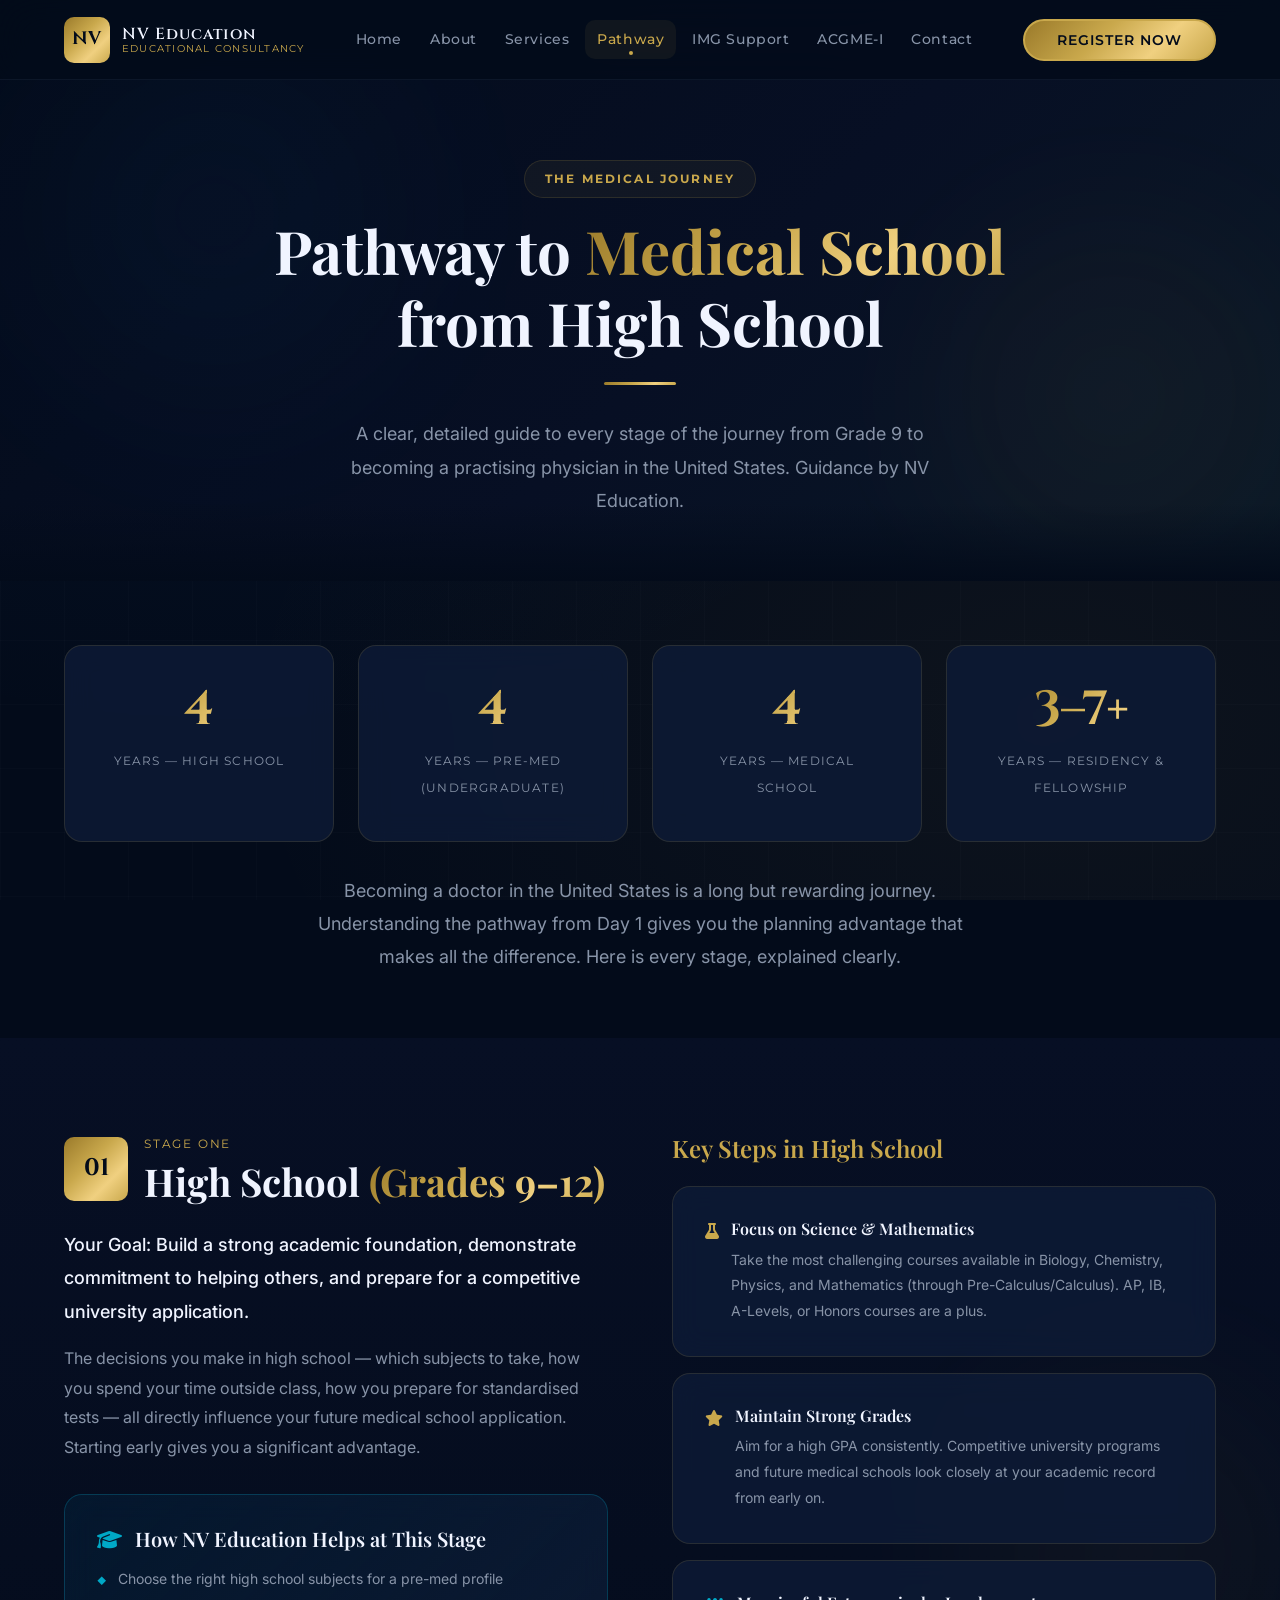
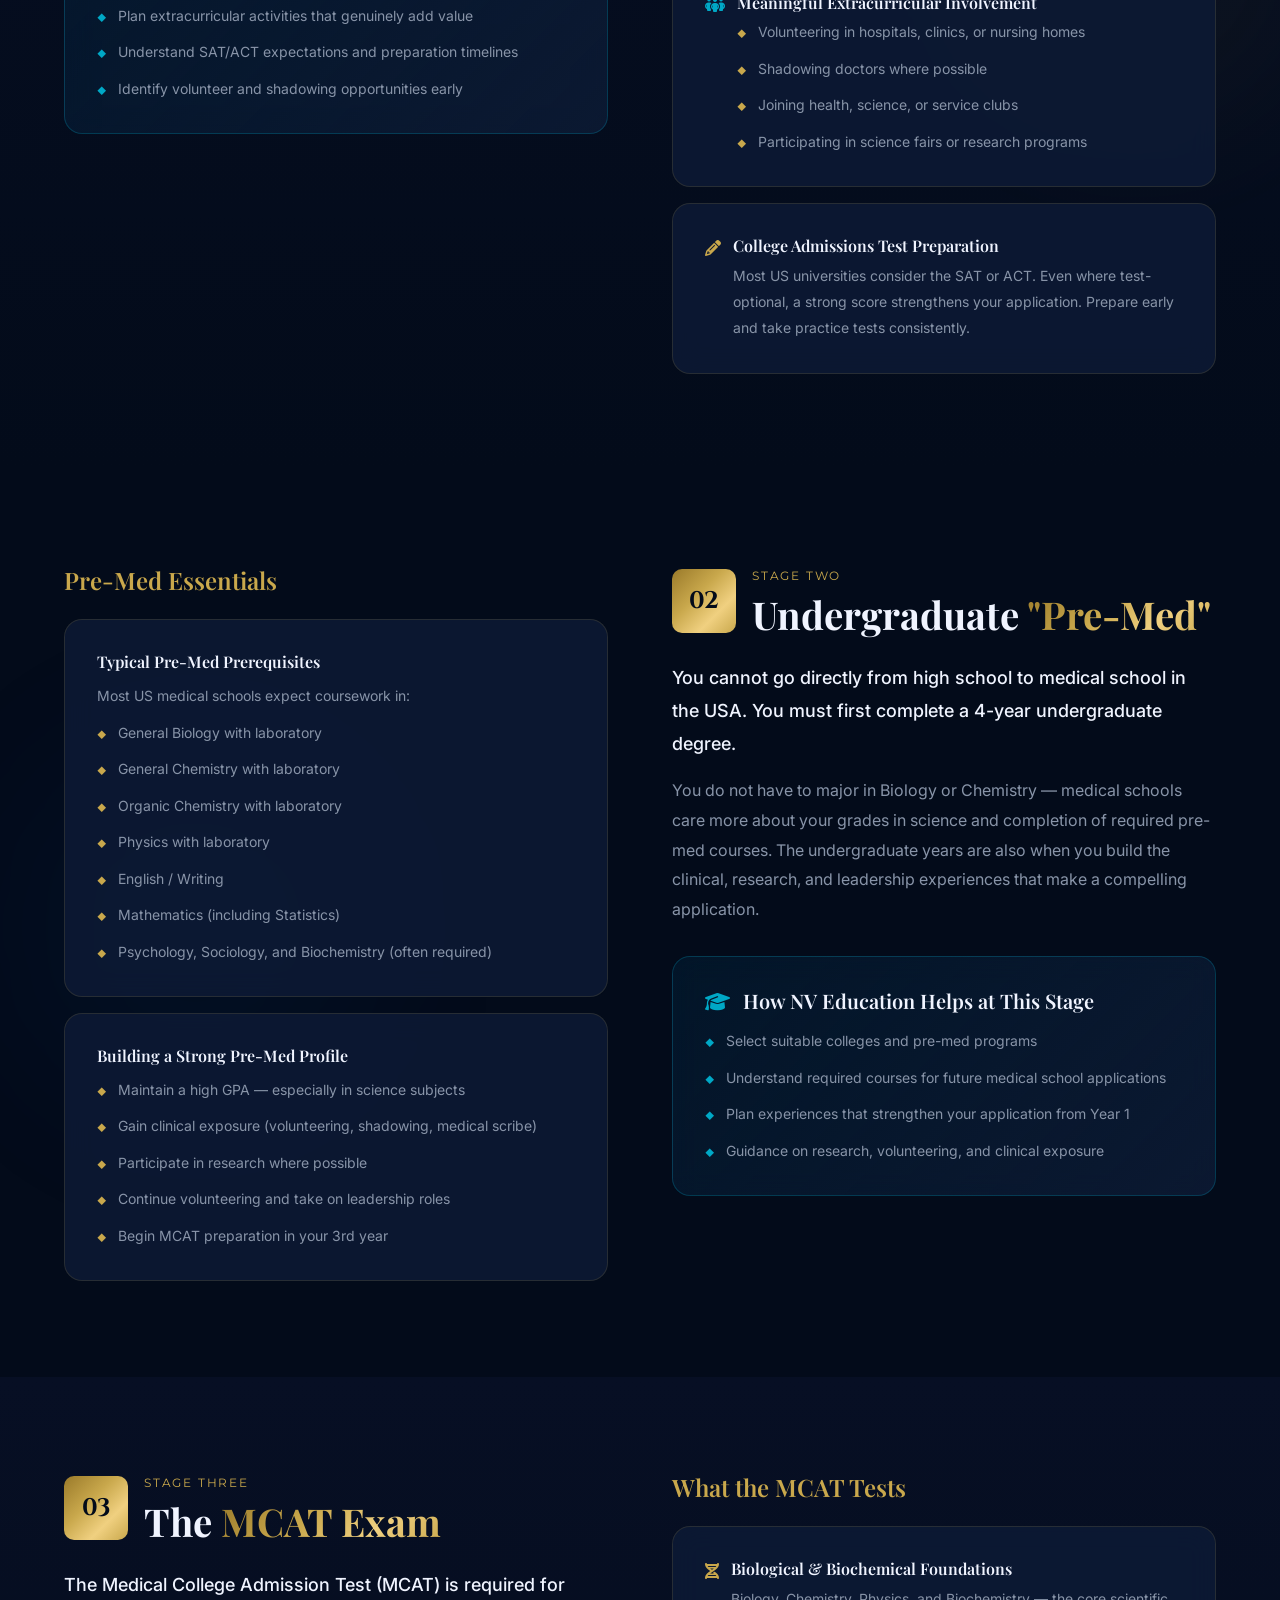
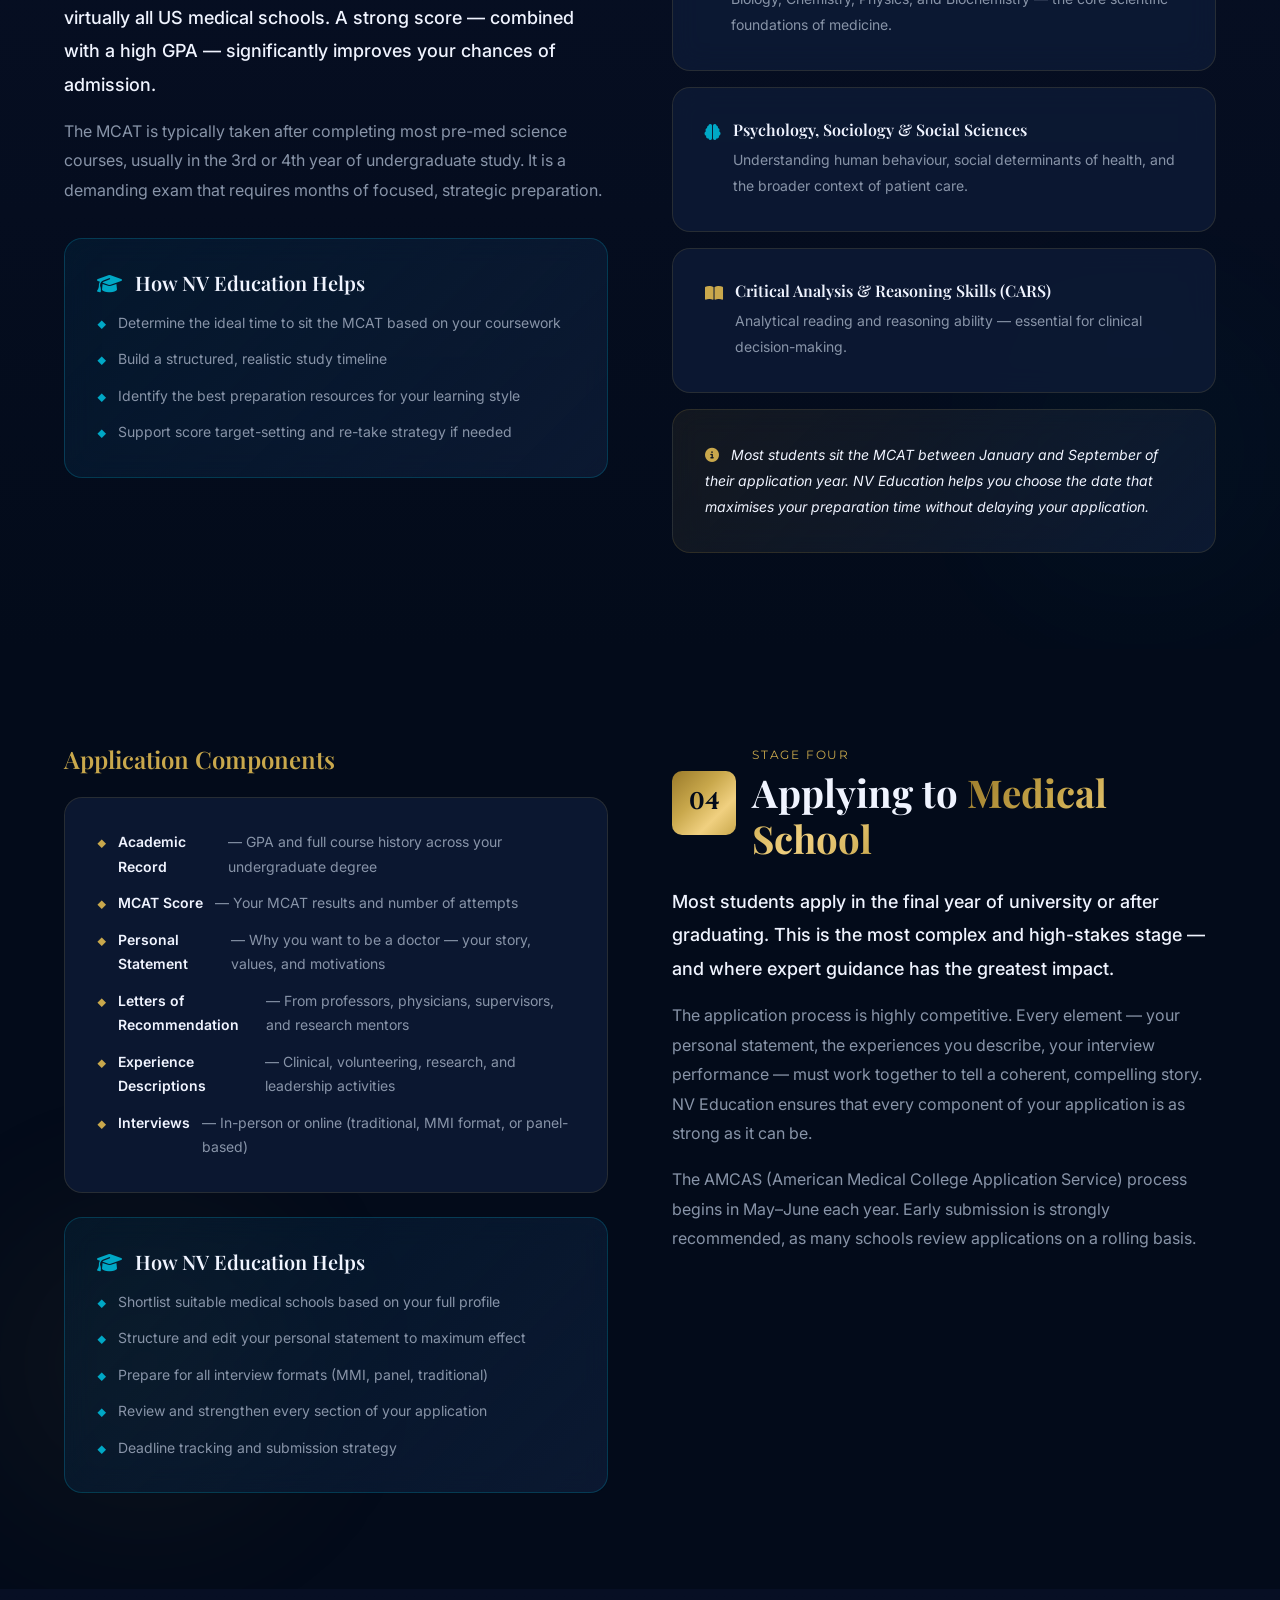
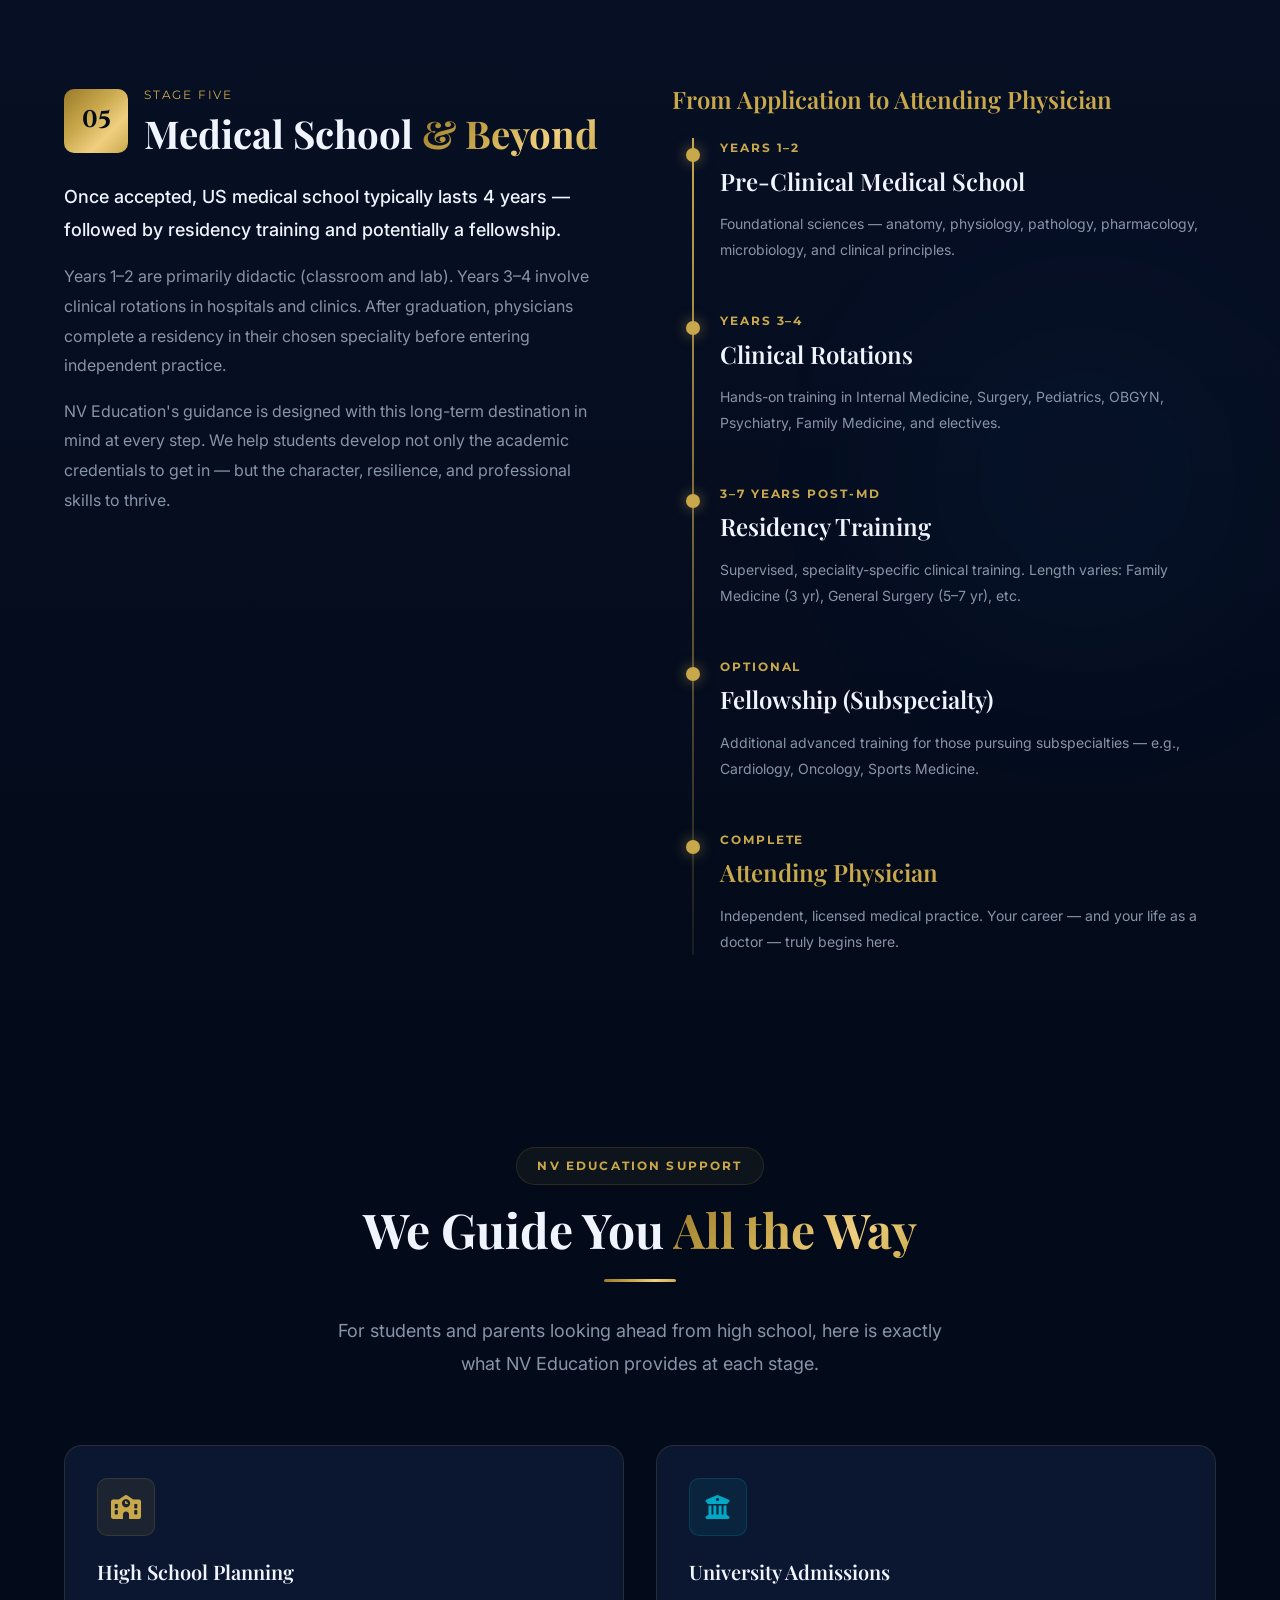
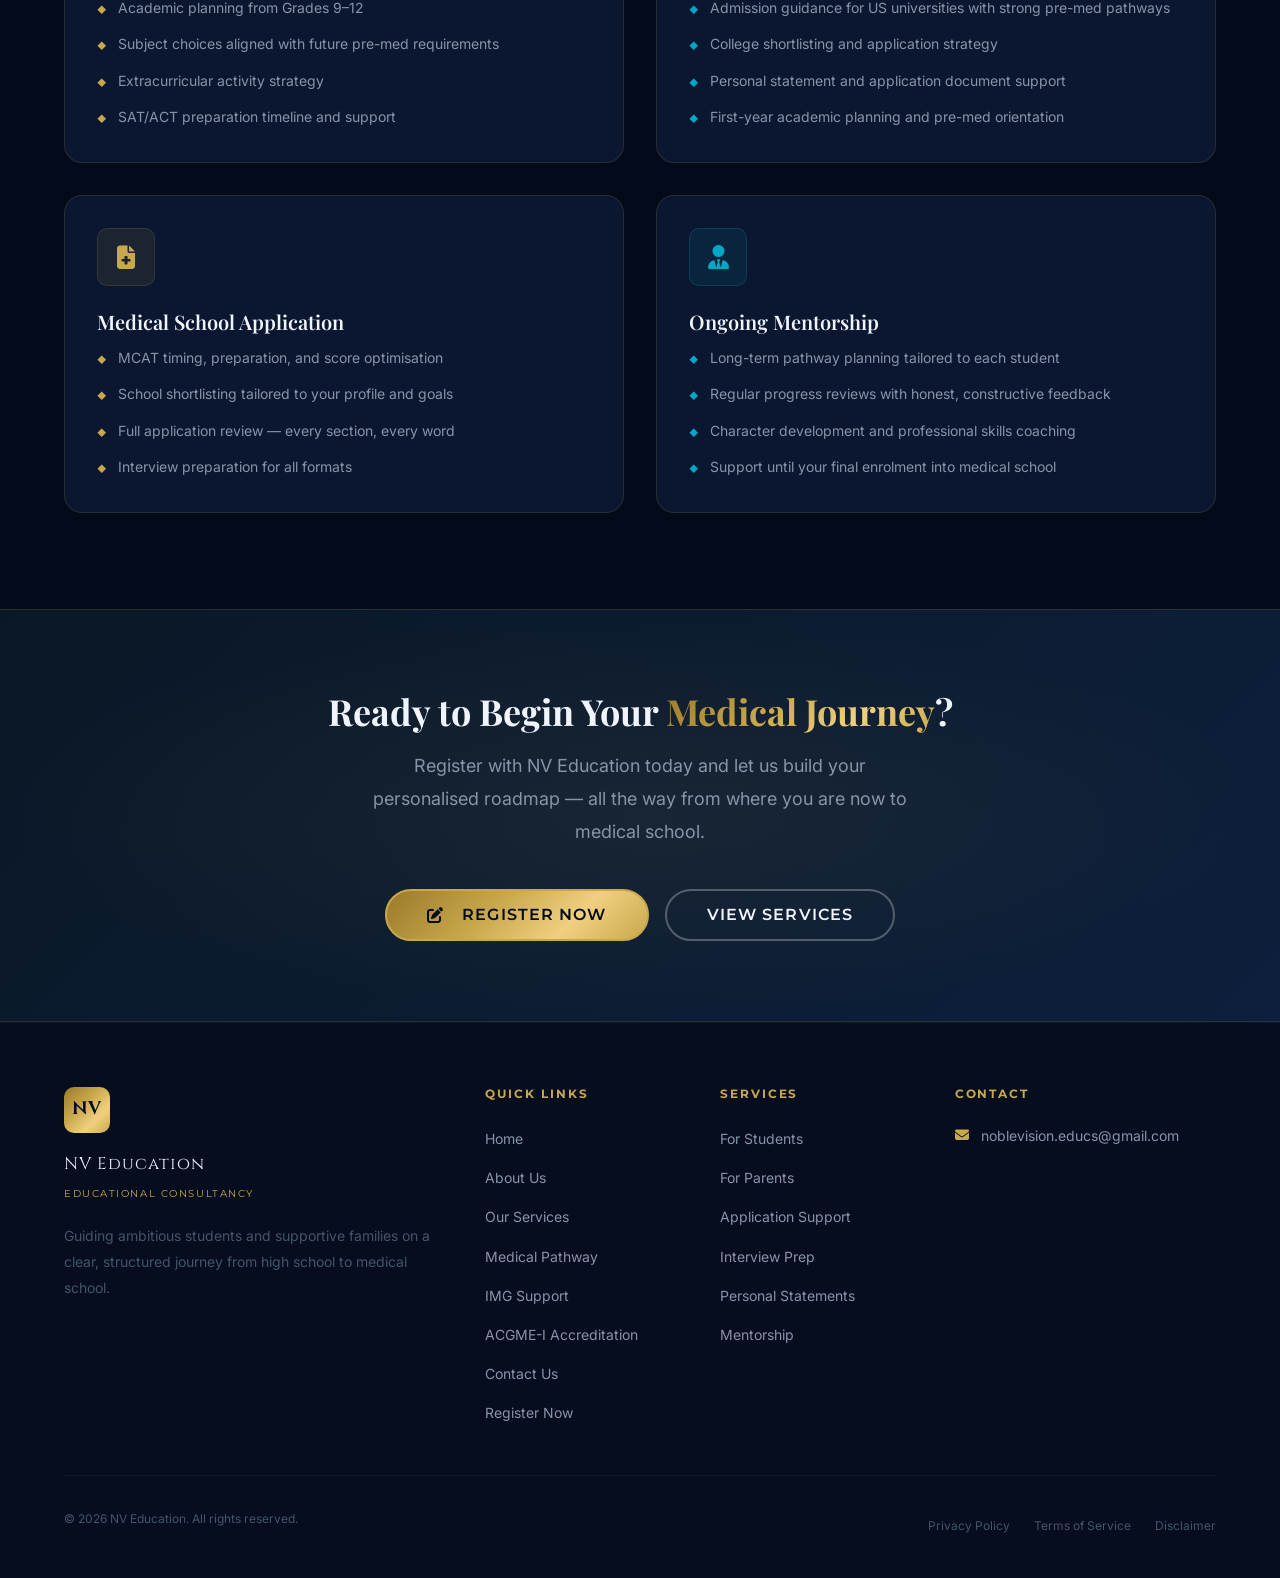
<file: pathway.html>
<!DOCTYPE html>
<html lang="en">
<head>
  <meta charset="UTF-8" />
  <meta name="viewport" content="width=device-width, initial-scale=1.0" />
  <title>Pathway to Medical School — NV Education</title>
  <meta name="description" content="Step-by-step guide from high school to medical school in the USA — covering high school preparation, pre-med, MCAT, applications, and residency." />

  <!-- Google Fonts -->
  <link rel="preconnect" href="https://fonts.googleapis.com" />
  <link rel="preconnect" href="https://fonts.gstatic.com" crossorigin />
  <link href="https://fonts.googleapis.com/css2?family=Cinzel:wght@400;600;700&family=Playfair+Display:ital,wght@0,400;0,600;0,700;1,400&family=Inter:wght@300;400;500;600&family=Montserrat:wght@400;500;600;700&display=swap" rel="stylesheet" />

  <!-- Font Awesome -->
  <link rel="stylesheet" href="https://cdnjs.cloudflare.com/ajax/libs/font-awesome/6.5.1/css/all.min.css" />

  <!-- Stylesheets -->
  <link rel="stylesheet" href="css/variables.css" />
  <link rel="stylesheet" href="css/global.css" />
  <link rel="stylesheet" href="css/components.css" />
</head>
<body>

<!-- ============================================================
     SECTION: GLOBAL NAVIGATION / HEADER
     ============================================================ -->
<header class="site-header" id="site-header">
  <nav class="nav-container">
    <a href="index.html" class="nav-logo" aria-label="NV Education Home">
      <div class="logo-mark">NV</div>
      <div class="nav-logo-text">
        <span class="logo-name">NV Education</span>
        <span class="logo-sub">Educational Consultancy</span>
      </div>
    </a>
    <ul class="nav-links" id="nav-links">
      <li><a href="index.html"              >Home</a></li>
      <li><a href="about.html"              >About</a></li>
      <li><a href="services.html"           >Services</a></li>
      <li><a href="pathway.html" class="active">Pathway</a></li>
      <li><a href="img-support.html"       >IMG Support</a></li>
      <li><a href="acgme-i.html"            >ACGME-I</a></li>
      <li><a href="contact.html"            >Contact</a></li>
    </ul>
    <a href="contact.html#register" class="btn btn--primary nav-cta">Register Now</a>
    <button class="nav-toggle" id="nav-toggle" aria-label="Toggle navigation menu">
      <span></span><span></span><span></span>
    </button>
  </nav>
</header>
<!-- END: GLOBAL NAVIGATION / HEADER -->


<main>

  <!-- ============================================================
       SECTION: PAGE HERO
       ============================================================ -->
  <section class="page-hero" id="pathway-hero">
    <div class="bg-glow bg-glow--blue" style="top:-60px; left:-60px;"></div>
    <div class="bg-glow bg-glow--gold" style="bottom:-40px; right:-60px;"></div>
    <div class="container" style="position:relative; z-index:1;">
      <span class="section-label page-hero__label">The Medical Journey</span>
      <h1 class="page-hero__title">
        Pathway to <span class="text-gradient-gold">Medical School</span><br>from High School
      </h1>
      <div class="section-divider"></div>
      <p class="page-hero__subtitle">
        A clear, detailed guide to every stage of the journey from Grade 9
        to becoming a practising physician in the United States.
        Guidance by NV Education.
      </p>
    </div>
  </section>
  <!-- END: SECTION PAGE HERO -->


  <!-- ============================================================
       SECTION: PATHWAY INTRODUCTION
       Overview timeline and key numbers.
       ============================================================ -->
  <section class="section section--sm" id="pathway-intro">
    <div class="container">
      <div class="grid-4 fade-in">
        <div class="card card--stat">
          <span class="stat-number">4</span>
          <span class="stat-label">Years — High School</span>
        </div>
        <div class="card card--stat">
          <span class="stat-number">4</span>
          <span class="stat-label">Years — Pre-Med (Undergraduate)</span>
        </div>
        <div class="card card--stat">
          <span class="stat-number">4</span>
          <span class="stat-label">Years — Medical School</span>
        </div>
        <div class="card card--stat">
          <span class="stat-number">3–7+</span>
          <span class="stat-label">Years — Residency &amp; Fellowship</span>
        </div>
      </div>

      <div style="text-align:center; margin-top:var(--space-8);" class="fade-in">
        <p style="font-size:var(--text-lg); color:var(--color-text-secondary); max-width:700px; margin:0 auto;">
          Becoming a doctor in the United States is a long but rewarding journey.
          Understanding the pathway from Day 1 gives you the planning advantage
          that makes all the difference. Here is every stage, explained clearly.
        </p>
      </div>
    </div>
  </section>
  <!-- END: SECTION PATHWAY INTRODUCTION -->


  <!-- ============================================================
       SECTION: STEP 1 — HIGH SCHOOL (Grades 9–12)
       ============================================================ -->
  <section class="section section--alt" id="step-highschool">
    <div class="bg-glow bg-glow--gold" style="right:-80px; top:50%; transform:translateY(-50%);"></div>

    <div class="container">
      <div class="grid-2" style="gap:var(--space-16); align-items:start;">

        <!-- Step Label + Heading -->
        <div class="fade-in">
          <div style="display:flex; align-items:center; gap:var(--space-4); margin-bottom:var(--space-6);">
            <div style="width:64px; height:64px; background:var(--gradient-gold); border-radius:var(--radius-md); display:flex; align-items:center; justify-content:center; font-family:var(--font-display); font-size:var(--text-2xl); font-weight:700; color:#030B1A; flex-shrink:0;">01</div>
            <div>
              <div style="font-family:var(--font-label); font-size:var(--text-xs); letter-spacing:0.15em; text-transform:uppercase; color:var(--color-gold); margin-bottom:var(--space-1);">Stage One</div>
              <h2 style="font-size:clamp(1.8rem,3vw,2.5rem);">High School <span class="text-gradient-gold">(Grades 9–12)</span></h2>
            </div>
          </div>

          <p style="font-size:var(--text-lg); color:var(--color-text-primary); margin-bottom:var(--space-4); font-weight:500;">
            Your Goal: Build a strong academic foundation, demonstrate commitment
            to helping others, and prepare for a competitive university application.
          </p>
          <p>
            The decisions you make in high school — which subjects to take, how you spend
            your time outside class, how you prepare for standardised tests — all directly
            influence your future medical school application. Starting early gives you
            a significant advantage.
          </p>

          <!-- NV Help Box -->
          <div class="card card--highlight" style="margin-top:var(--space-8);">
            <h4 class="card__title" style="margin-bottom:var(--space-4);">
              <i class="fa-solid fa-graduation-cap" style="color:var(--color-teal); margin-right:var(--space-2);"></i>
              How NV Education Helps at This Stage
            </h4>
            <ul class="check-list check-list--teal">
              <li>Choose the right high school subjects for a pre-med profile</li>
              <li>Plan extracurricular activities that genuinely add value</li>
              <li>Understand SAT/ACT expectations and preparation timelines</li>
              <li>Identify volunteer and shadowing opportunities early</li>
            </ul>
          </div>
        </div>

        <!-- Checklist -->
        <div class="fade-in fade-in-delay-2">
          <h4 style="margin-bottom:var(--space-6); color:var(--color-gold);">Key Steps in High School</h4>

          <div class="card" style="margin-bottom:var(--space-4);">
            <div style="display:flex; gap:var(--space-3); align-items:flex-start;">
              <i class="fa-solid fa-flask" style="color:var(--color-gold); margin-top:4px; flex-shrink:0;"></i>
              <div>
                <h5 style="margin-bottom:var(--space-2); font-size:var(--text-base);">Focus on Science &amp; Mathematics</h5>
                <p style="font-size:var(--text-sm); margin:0;">Take the most challenging courses available in Biology, Chemistry, Physics, and Mathematics (through Pre-Calculus/Calculus). AP, IB, A-Levels, or Honors courses are a plus.</p>
              </div>
            </div>
          </div>

          <div class="card" style="margin-bottom:var(--space-4);">
            <div style="display:flex; gap:var(--space-3); align-items:flex-start;">
              <i class="fa-solid fa-star" style="color:var(--color-gold); margin-top:4px; flex-shrink:0;"></i>
              <div>
                <h5 style="margin-bottom:var(--space-2); font-size:var(--text-base);">Maintain Strong Grades</h5>
                <p style="font-size:var(--text-sm); margin:0;">Aim for a high GPA consistently. Competitive university programs and future medical schools look closely at your academic record from early on.</p>
              </div>
            </div>
          </div>

          <div class="card" style="margin-bottom:var(--space-4);">
            <div style="display:flex; gap:var(--space-3); align-items:flex-start;">
              <i class="fa-solid fa-people-group" style="color:var(--color-teal); margin-top:4px; flex-shrink:0;"></i>
              <div>
                <h5 style="margin-bottom:var(--space-2); font-size:var(--text-base);">Meaningful Extracurricular Involvement</h5>
                <ul class="check-list" style="margin-top:var(--space-2);">
                  <li>Volunteering in hospitals, clinics, or nursing homes</li>
                  <li>Shadowing doctors where possible</li>
                  <li>Joining health, science, or service clubs</li>
                  <li>Participating in science fairs or research programs</li>
                </ul>
              </div>
            </div>
          </div>

          <div class="card">
            <div style="display:flex; gap:var(--space-3); align-items:flex-start;">
              <i class="fa-solid fa-pencil" style="color:var(--color-gold); margin-top:4px; flex-shrink:0;"></i>
              <div>
                <h5 style="margin-bottom:var(--space-2); font-size:var(--text-base);">College Admissions Test Preparation</h5>
                <p style="font-size:var(--text-sm); margin:0;">Most US universities consider the SAT or ACT. Even where test-optional, a strong score strengthens your application. Prepare early and take practice tests consistently.</p>
              </div>
            </div>
          </div>
        </div>

      </div>
    </div>
  </section>
  <!-- END: SECTION STEP 1 HIGH SCHOOL -->


  <!-- ============================================================
       SECTION: STEP 2 — PRE-MED (UNDERGRADUATE)
       ============================================================ -->
  <section class="section" id="step-premed">
    <div class="bg-glow bg-glow--blue" style="left:-80px; top:20%;"></div>

    <div class="container">
      <div class="grid-2" style="gap:var(--space-16); align-items:start;">

        <!-- Checklist first on this step -->
        <div class="fade-in">
          <h4 style="margin-bottom:var(--space-6); color:var(--color-gold);">Pre-Med Essentials</h4>

          <div class="card" style="margin-bottom:var(--space-4);">
            <h5 style="margin-bottom:var(--space-3); font-size:var(--text-base);">Typical Pre-Med Prerequisites</h5>
            <p style="font-size:var(--text-sm); margin-bottom:var(--space-3);">Most US medical schools expect coursework in:</p>
            <ul class="check-list">
              <li>General Biology with laboratory</li>
              <li>General Chemistry with laboratory</li>
              <li>Organic Chemistry with laboratory</li>
              <li>Physics with laboratory</li>
              <li>English / Writing</li>
              <li>Mathematics (including Statistics)</li>
              <li>Psychology, Sociology, and Biochemistry (often required)</li>
            </ul>
          </div>

          <div class="card">
            <h5 style="margin-bottom:var(--space-3); font-size:var(--text-base);">Building a Strong Pre-Med Profile</h5>
            <ul class="check-list">
              <li>Maintain a high GPA — especially in science subjects</li>
              <li>Gain clinical exposure (volunteering, shadowing, medical scribe)</li>
              <li>Participate in research where possible</li>
              <li>Continue volunteering and take on leadership roles</li>
              <li>Begin MCAT preparation in your 3rd year</li>
            </ul>
          </div>
        </div>

        <!-- Content -->
        <div class="fade-in fade-in-delay-2">
          <div style="display:flex; align-items:center; gap:var(--space-4); margin-bottom:var(--space-6);">
            <div style="width:64px; height:64px; background:var(--gradient-gold); border-radius:var(--radius-md); display:flex; align-items:center; justify-content:center; font-family:var(--font-display); font-size:var(--text-2xl); font-weight:700; color:#030B1A; flex-shrink:0;">02</div>
            <div>
              <div style="font-family:var(--font-label); font-size:var(--text-xs); letter-spacing:0.15em; text-transform:uppercase; color:var(--color-gold); margin-bottom:var(--space-1);">Stage Two</div>
              <h2 style="font-size:clamp(1.8rem,3vw,2.5rem);">Undergraduate <span class="text-gradient-gold">"Pre-Med"</span></h2>
            </div>
          </div>

          <p style="font-size:var(--text-lg); color:var(--color-text-primary); margin-bottom:var(--space-4); font-weight:500;">
            You cannot go directly from high school to medical school in the USA.
            You must first complete a 4-year undergraduate degree.
          </p>
          <p>
            You do not have to major in Biology or Chemistry — medical schools care more
            about your grades in science and completion of required pre-med courses.
            The undergraduate years are also when you build the clinical, research, and
            leadership experiences that make a compelling application.
          </p>

          <div class="card card--highlight" style="margin-top:var(--space-8);">
            <h4 class="card__title" style="margin-bottom:var(--space-4);">
              <i class="fa-solid fa-graduation-cap" style="color:var(--color-teal); margin-right:var(--space-2);"></i>
              How NV Education Helps at This Stage
            </h4>
            <ul class="check-list check-list--teal">
              <li>Select suitable colleges and pre-med programs</li>
              <li>Understand required courses for future medical school applications</li>
              <li>Plan experiences that strengthen your application from Year 1</li>
              <li>Guidance on research, volunteering, and clinical exposure</li>
            </ul>
          </div>
        </div>

      </div>
    </div>
  </section>
  <!-- END: SECTION STEP 2 PRE-MED -->


  <!-- ============================================================
       SECTION: STEP 3 — THE MCAT
       ============================================================ -->
  <section class="section section--alt" id="step-mcat">
    <div class="bg-glow bg-glow--teal" style="right:-60px; bottom:0;"></div>

    <div class="container">
      <div class="grid-2" style="gap:var(--space-16); align-items:start;">

        <!-- Content -->
        <div class="fade-in">
          <div style="display:flex; align-items:center; gap:var(--space-4); margin-bottom:var(--space-6);">
            <div style="width:64px; height:64px; background:var(--gradient-gold); border-radius:var(--radius-md); display:flex; align-items:center; justify-content:center; font-family:var(--font-display); font-size:var(--text-2xl); font-weight:700; color:#030B1A; flex-shrink:0;">03</div>
            <div>
              <div style="font-family:var(--font-label); font-size:var(--text-xs); letter-spacing:0.15em; text-transform:uppercase; color:var(--color-gold); margin-bottom:var(--space-1);">Stage Three</div>
              <h2 style="font-size:clamp(1.8rem,3vw,2.5rem);">The <span class="text-gradient-gold">MCAT Exam</span></h2>
            </div>
          </div>

          <p style="font-size:var(--text-lg); color:var(--color-text-primary); margin-bottom:var(--space-4); font-weight:500;">
            The Medical College Admission Test (MCAT) is required for virtually
            all US medical schools. A strong score — combined with a high GPA —
            significantly improves your chances of admission.
          </p>
          <p>
            The MCAT is typically taken after completing most pre-med science courses,
            usually in the 3rd or 4th year of undergraduate study. It is a demanding
            exam that requires months of focused, strategic preparation.
          </p>

          <div class="card card--highlight" style="margin-top:var(--space-8);">
            <h4 class="card__title" style="margin-bottom:var(--space-4);">
              <i class="fa-solid fa-graduation-cap" style="color:var(--color-teal); margin-right:var(--space-2);"></i>
              How NV Education Helps
            </h4>
            <ul class="check-list check-list--teal">
              <li>Determine the ideal time to sit the MCAT based on your coursework</li>
              <li>Build a structured, realistic study timeline</li>
              <li>Identify the best preparation resources for your learning style</li>
              <li>Support score target-setting and re-take strategy if needed</li>
            </ul>
          </div>
        </div>

        <!-- MCAT Subjects -->
        <div class="fade-in fade-in-delay-2">
          <h4 style="margin-bottom:var(--space-6); color:var(--color-gold);">What the MCAT Tests</h4>

          <div class="card" style="margin-bottom:var(--space-4);">
            <div style="display:flex; gap:var(--space-3); align-items:flex-start;">
              <i class="fa-solid fa-dna" style="color:var(--color-gold); margin-top:4px; flex-shrink:0;"></i>
              <div>
                <h5 style="margin-bottom:var(--space-2); font-size:var(--text-base);">Biological &amp; Biochemical Foundations</h5>
                <p style="font-size:var(--text-sm); margin:0;">Biology, Chemistry, Physics, and Biochemistry — the core scientific foundations of medicine.</p>
              </div>
            </div>
          </div>

          <div class="card" style="margin-bottom:var(--space-4);">
            <div style="display:flex; gap:var(--space-3); align-items:flex-start;">
              <i class="fa-solid fa-brain" style="color:var(--color-teal); margin-top:4px; flex-shrink:0;"></i>
              <div>
                <h5 style="margin-bottom:var(--space-2); font-size:var(--text-base);">Psychology, Sociology &amp; Social Sciences</h5>
                <p style="font-size:var(--text-sm); margin:0;">Understanding human behaviour, social determinants of health, and the broader context of patient care.</p>
              </div>
            </div>
          </div>

          <div class="card" style="margin-bottom:var(--space-4);">
            <div style="display:flex; gap:var(--space-3); align-items:flex-start;">
              <i class="fa-solid fa-book-open" style="color:var(--color-gold); margin-top:4px; flex-shrink:0;"></i>
              <div>
                <h5 style="margin-bottom:var(--space-2); font-size:var(--text-base);">Critical Analysis &amp; Reasoning Skills (CARS)</h5>
                <p style="font-size:var(--text-sm); margin:0;">Analytical reading and reasoning ability — essential for clinical decision-making.</p>
              </div>
            </div>
          </div>

          <div class="card" style="background:linear-gradient(135deg, rgba(201,168,76,0.08), rgba(13,27,53,0.85));">
            <p style="font-size:var(--text-sm); font-style:italic; color:var(--color-text-primary); margin:0;">
              <i class="fa-solid fa-circle-info" style="color:var(--color-gold); margin-right:var(--space-2);"></i>
              Most students sit the MCAT between January and September of their application year. NV Education helps you choose the date that maximises your preparation time without delaying your application.
            </p>
          </div>
        </div>

      </div>
    </div>
  </section>
  <!-- END: SECTION STEP 3 MCAT -->


  <!-- ============================================================
       SECTION: STEP 4 — APPLYING TO MEDICAL SCHOOL
       ============================================================ -->
  <section class="section" id="step-application">
    <div class="bg-glow bg-glow--gold" style="left:-80px; bottom:0;"></div>

    <div class="container">
      <div class="grid-2" style="gap:var(--space-16); align-items:start;">

        <!-- Application Components -->
        <div class="fade-in">
          <h4 style="margin-bottom:var(--space-6); color:var(--color-gold);">Application Components</h4>

          <div class="card">
            <ul class="check-list">
              <li><strong style="color:var(--color-text-primary);">Academic Record</strong> — GPA and full course history across your undergraduate degree</li>
              <li><strong style="color:var(--color-text-primary);">MCAT Score</strong> — Your MCAT results and number of attempts</li>
              <li><strong style="color:var(--color-text-primary);">Personal Statement</strong> — Why you want to be a doctor — your story, values, and motivations</li>
              <li><strong style="color:var(--color-text-primary);">Letters of Recommendation</strong> — From professors, physicians, supervisors, and research mentors</li>
              <li><strong style="color:var(--color-text-primary);">Experience Descriptions</strong> — Clinical, volunteering, research, and leadership activities</li>
              <li><strong style="color:var(--color-text-primary);">Interviews</strong> — In-person or online (traditional, MMI format, or panel-based)</li>
            </ul>
          </div>

          <div class="card card--highlight" style="margin-top:var(--space-6);">
            <h4 class="card__title" style="margin-bottom:var(--space-4);">
              <i class="fa-solid fa-graduation-cap" style="color:var(--color-teal); margin-right:var(--space-2);"></i>
              How NV Education Helps
            </h4>
            <ul class="check-list check-list--teal">
              <li>Shortlist suitable medical schools based on your full profile</li>
              <li>Structure and edit your personal statement to maximum effect</li>
              <li>Prepare for all interview formats (MMI, panel, traditional)</li>
              <li>Review and strengthen every section of your application</li>
              <li>Deadline tracking and submission strategy</li>
            </ul>
          </div>
        </div>

        <!-- Content -->
        <div class="fade-in fade-in-delay-2">
          <div style="display:flex; align-items:center; gap:var(--space-4); margin-bottom:var(--space-6);">
            <div style="width:64px; height:64px; background:var(--gradient-gold); border-radius:var(--radius-md); display:flex; align-items:center; justify-content:center; font-family:var(--font-display); font-size:var(--text-2xl); font-weight:700; color:#030B1A; flex-shrink:0;">04</div>
            <div>
              <div style="font-family:var(--font-label); font-size:var(--text-xs); letter-spacing:0.15em; text-transform:uppercase; color:var(--color-gold); margin-bottom:var(--space-1);">Stage Four</div>
              <h2 style="font-size:clamp(1.8rem,3vw,2.5rem);">Applying to <span class="text-gradient-gold">Medical School</span></h2>
            </div>
          </div>

          <p style="font-size:var(--text-lg); color:var(--color-text-primary); margin-bottom:var(--space-4); font-weight:500;">
            Most students apply in the final year of university or after graduating.
            This is the most complex and high-stakes stage — and where expert guidance
            has the greatest impact.
          </p>
          <p>
            The application process is highly competitive. Every element — your personal
            statement, the experiences you describe, your interview performance — must
            work together to tell a coherent, compelling story. NV Education ensures
            that every component of your application is as strong as it can be.
          </p>
          <p>
            The AMCAS (American Medical College Application Service) process begins in
            May–June each year. Early submission is strongly recommended, as many schools
            review applications on a rolling basis.
          </p>
        </div>

      </div>
    </div>
  </section>
  <!-- END: SECTION STEP 4 APPLICATION -->


  <!-- ============================================================
       SECTION: STEP 5 — MEDICAL SCHOOL AND BEYOND
       ============================================================ -->
  <section class="section section--alt" id="step-medschool">
    <div class="bg-glow bg-glow--blue" style="right:-80px; top:20%;"></div>

    <div class="container">
      <div class="grid-2" style="gap:var(--space-16); align-items:start;">

        <!-- Content -->
        <div class="fade-in">
          <div style="display:flex; align-items:center; gap:var(--space-4); margin-bottom:var(--space-6);">
            <div style="width:64px; height:64px; background:var(--gradient-gold); border-radius:var(--radius-md); display:flex; align-items:center; justify-content:center; font-family:var(--font-display); font-size:var(--text-2xl); font-weight:700; color:#030B1A; flex-shrink:0;">05</div>
            <div>
              <div style="font-family:var(--font-label); font-size:var(--text-xs); letter-spacing:0.15em; text-transform:uppercase; color:var(--color-gold); margin-bottom:var(--space-1);">Stage Five</div>
              <h2 style="font-size:clamp(1.8rem,3vw,2.5rem);">Medical School <span class="text-gradient-gold">&amp; Beyond</span></h2>
            </div>
          </div>

          <p style="font-size:var(--text-lg); color:var(--color-text-primary); margin-bottom:var(--space-4); font-weight:500;">
            Once accepted, US medical school typically lasts 4 years — followed
            by residency training and potentially a fellowship.
          </p>
          <p>
            Years 1–2 are primarily didactic (classroom and lab). Years 3–4 involve
            clinical rotations in hospitals and clinics. After graduation, physicians
            complete a residency in their chosen speciality before entering independent practice.
          </p>
          <p>
            NV Education's guidance is designed with this long-term destination in mind at
            every step. We help students develop not only the academic credentials to
            get in — but the character, resilience, and professional skills to thrive.
          </p>
        </div>

        <!-- Timeline visual -->
        <div class="fade-in fade-in-delay-2">
          <h4 style="margin-bottom:var(--space-6); color:var(--color-gold);">From Application to Attending Physician</h4>

          <div class="timeline">
            <div class="timeline-item">
              <div class="timeline-item__step">Years 1–2</div>
              <h5 class="timeline-item__title">Pre-Clinical Medical School</h5>
              <p class="timeline-item__body">Foundational sciences — anatomy, physiology, pathology, pharmacology, microbiology, and clinical principles.</p>
            </div>
            <div class="timeline-item">
              <div class="timeline-item__step">Years 3–4</div>
              <h5 class="timeline-item__title">Clinical Rotations</h5>
              <p class="timeline-item__body">Hands-on training in Internal Medicine, Surgery, Pediatrics, OBGYN, Psychiatry, Family Medicine, and electives.</p>
            </div>
            <div class="timeline-item">
              <div class="timeline-item__step">3–7 Years Post-MD</div>
              <h5 class="timeline-item__title">Residency Training</h5>
              <p class="timeline-item__body">Supervised, speciality-specific clinical training. Length varies: Family Medicine (3 yr), General Surgery (5–7 yr), etc.</p>
            </div>
            <div class="timeline-item">
              <div class="timeline-item__step">Optional</div>
              <h5 class="timeline-item__title">Fellowship (Subspecialty)</h5>
              <p class="timeline-item__body">Additional advanced training for those pursuing subspecialties — e.g., Cardiology, Oncology, Sports Medicine.</p>
            </div>
            <div class="timeline-item" style="margin-bottom:0;">
              <div class="timeline-item__step">Complete</div>
              <h5 class="timeline-item__title" style="color:var(--color-gold);">Attending Physician</h5>
              <p class="timeline-item__body">Independent, licensed medical practice. Your career — and your life as a doctor — truly begins here.</p>
            </div>
          </div>
        </div>

      </div>
    </div>
  </section>
  <!-- END: SECTION STEP 5 MEDICAL SCHOOL AND BEYOND -->


  <!-- ============================================================
       SECTION: HOW NOBLE VISION HELPS — Summary
       ============================================================ -->
  <section class="section" id="how-we-help">
    <div class="container">
      <div class="section-header fade-in">
        <span class="section-label">NV Education Support</span>
        <h2 class="section-title">We Guide You <span class="text-gradient-gold">All the Way</span></h2>
        <div class="section-divider"></div>
        <p class="section-subtitle">
          For students and parents looking ahead from high school, here is
          exactly what NV Education provides at each stage.
        </p>
      </div>

      <div class="grid-2">
        <div class="card fade-in fade-in-delay-1">
          <div class="card__icon"><i class="fa-solid fa-school"></i></div>
          <h3 class="card__title">High School Planning</h3>
          <ul class="check-list" style="margin-top:var(--space-3);">
            <li>Academic planning from Grades 9–12</li>
            <li>Subject choices aligned with future pre-med requirements</li>
            <li>Extracurricular activity strategy</li>
            <li>SAT/ACT preparation timeline and support</li>
          </ul>
        </div>

        <div class="card fade-in fade-in-delay-2">
          <div class="card__icon card__icon--teal"><i class="fa-solid fa-building-columns"></i></div>
          <h3 class="card__title">University Admissions</h3>
          <ul class="check-list check-list--teal" style="margin-top:var(--space-3);">
            <li>Admission guidance for US universities with strong pre-med pathways</li>
            <li>College shortlisting and application strategy</li>
            <li>Personal statement and application document support</li>
            <li>First-year academic planning and pre-med orientation</li>
          </ul>
        </div>

        <div class="card fade-in fade-in-delay-3">
          <div class="card__icon"><i class="fa-solid fa-file-medical"></i></div>
          <h3 class="card__title">Medical School Application</h3>
          <ul class="check-list" style="margin-top:var(--space-3);">
            <li>MCAT timing, preparation, and score optimisation</li>
            <li>School shortlisting tailored to your profile and goals</li>
            <li>Full application review — every section, every word</li>
            <li>Interview preparation for all formats</li>
          </ul>
        </div>

        <div class="card fade-in fade-in-delay-4">
          <div class="card__icon card__icon--teal"><i class="fa-solid fa-user-tie"></i></div>
          <h3 class="card__title">Ongoing Mentorship</h3>
          <ul class="check-list check-list--teal" style="margin-top:var(--space-3);">
            <li>Long-term pathway planning tailored to each student</li>
            <li>Regular progress reviews with honest, constructive feedback</li>
            <li>Character development and professional skills coaching</li>
            <li>Support until your final enrolment into medical school</li>
          </ul>
        </div>
      </div>
    </div>
  </section>
  <!-- END: SECTION HOW WE HELP -->


  <!-- ============================================================
       SECTION: CTA BAND
       ============================================================ -->
  <section class="cta-band" id="cta">
    <div class="container">
      <h2 class="cta-band__title">
        Ready to Begin Your <span class="text-gradient-gold">Medical Journey</span>?
      </h2>
      <p class="cta-band__sub">
        Register with NV Education today and let us build your personalised
        roadmap — all the way from where you are now to medical school.
      </p>
      <div class="cta-band__actions">
        <a href="contact.html#register" class="btn btn--primary btn--lg">
          <i class="fa-solid fa-pen-to-square"></i>&nbsp; Register Now
        </a>
        <a href="services.html" class="btn btn--ghost btn--lg">View Services</a>
      </div>
    </div>
  </section>
  <!-- END: SECTION CTA BAND -->

</main>


<!-- ============================================================
     SECTION: GLOBAL FOOTER
     ============================================================ -->
<footer class="site-footer" id="site-footer">
  <div class="container">
    <div class="footer-grid">
      <div class="footer-brand">
        <div class="logo-mark" style="margin-bottom:1rem;">NV</div>
        <p style="font-family:var(--font-display); font-size:1.05rem; color:var(--color-text-primary); letter-spacing:0.06em; margin-bottom:0.25rem;">NV Education</p>
        <p style="font-family:var(--font-label); font-size:0.65rem; letter-spacing:0.15em; text-transform:uppercase; color:var(--color-gold); margin-bottom:0;">Educational Consultancy</p>
        <p class="footer-tagline">Guiding ambitious students and supportive families on a clear, structured journey from high school to medical school.</p>

      </div>
      <div class="footer-col">
        <h4 class="footer-col-title">Quick Links</h4>
        <ul class="footer-links">
          <li><a href="index.html">Home</a></li>
          <li><a href="about.html">About Us</a></li>
          <li><a href="services.html">Our Services</a></li>
          <li><a href="pathway.html">Medical Pathway</a></li>
          <li><a href="img-support.html">IMG Support</a></li>
          <li><a href="acgme-i.html">ACGME-I Accreditation</a></li>
          <li><a href="contact.html">Contact Us</a></li>
          <li><a href="contact.html#register">Register Now</a></li>
        </ul>
      </div>
      <div class="footer-col">
        <h4 class="footer-col-title">Services</h4>
        <ul class="footer-links">
          <li><a href="services.html#students">For Students</a></li>
          <li><a href="services.html#parents">For Parents</a></li>
          <li><a href="services.html#applications">Application Support</a></li>
          <li><a href="services.html#interview">Interview Prep</a></li>
          <li><a href="services.html#personal-statement">Personal Statements</a></li>
          <li><a href="services.html#mentorship">Mentorship</a></li>
        </ul>
      </div>
      <div class="footer-col">
        <h4 class="footer-col-title">Contact</h4>
        <div class="footer-contact-item"><i class="fa-solid fa-envelope footer-contact-icon"></i><span>noblevision.educs@gmail.com</span></div>
      </div>
    </div>
    <div class="footer-bottom">
      <p class="footer-copyright">&copy; 2026 NV Education. All rights reserved.</p>
      <nav class="footer-legal">
        <a href="#">Privacy Policy</a>
        <a href="#">Terms of Service</a>
        <a href="#">Disclaimer</a>
      </nav>
    </div>
  </div>
</footer>
<!-- END: GLOBAL FOOTER -->

<script src="js/main.js"></script>
</body>
</html>
</file>
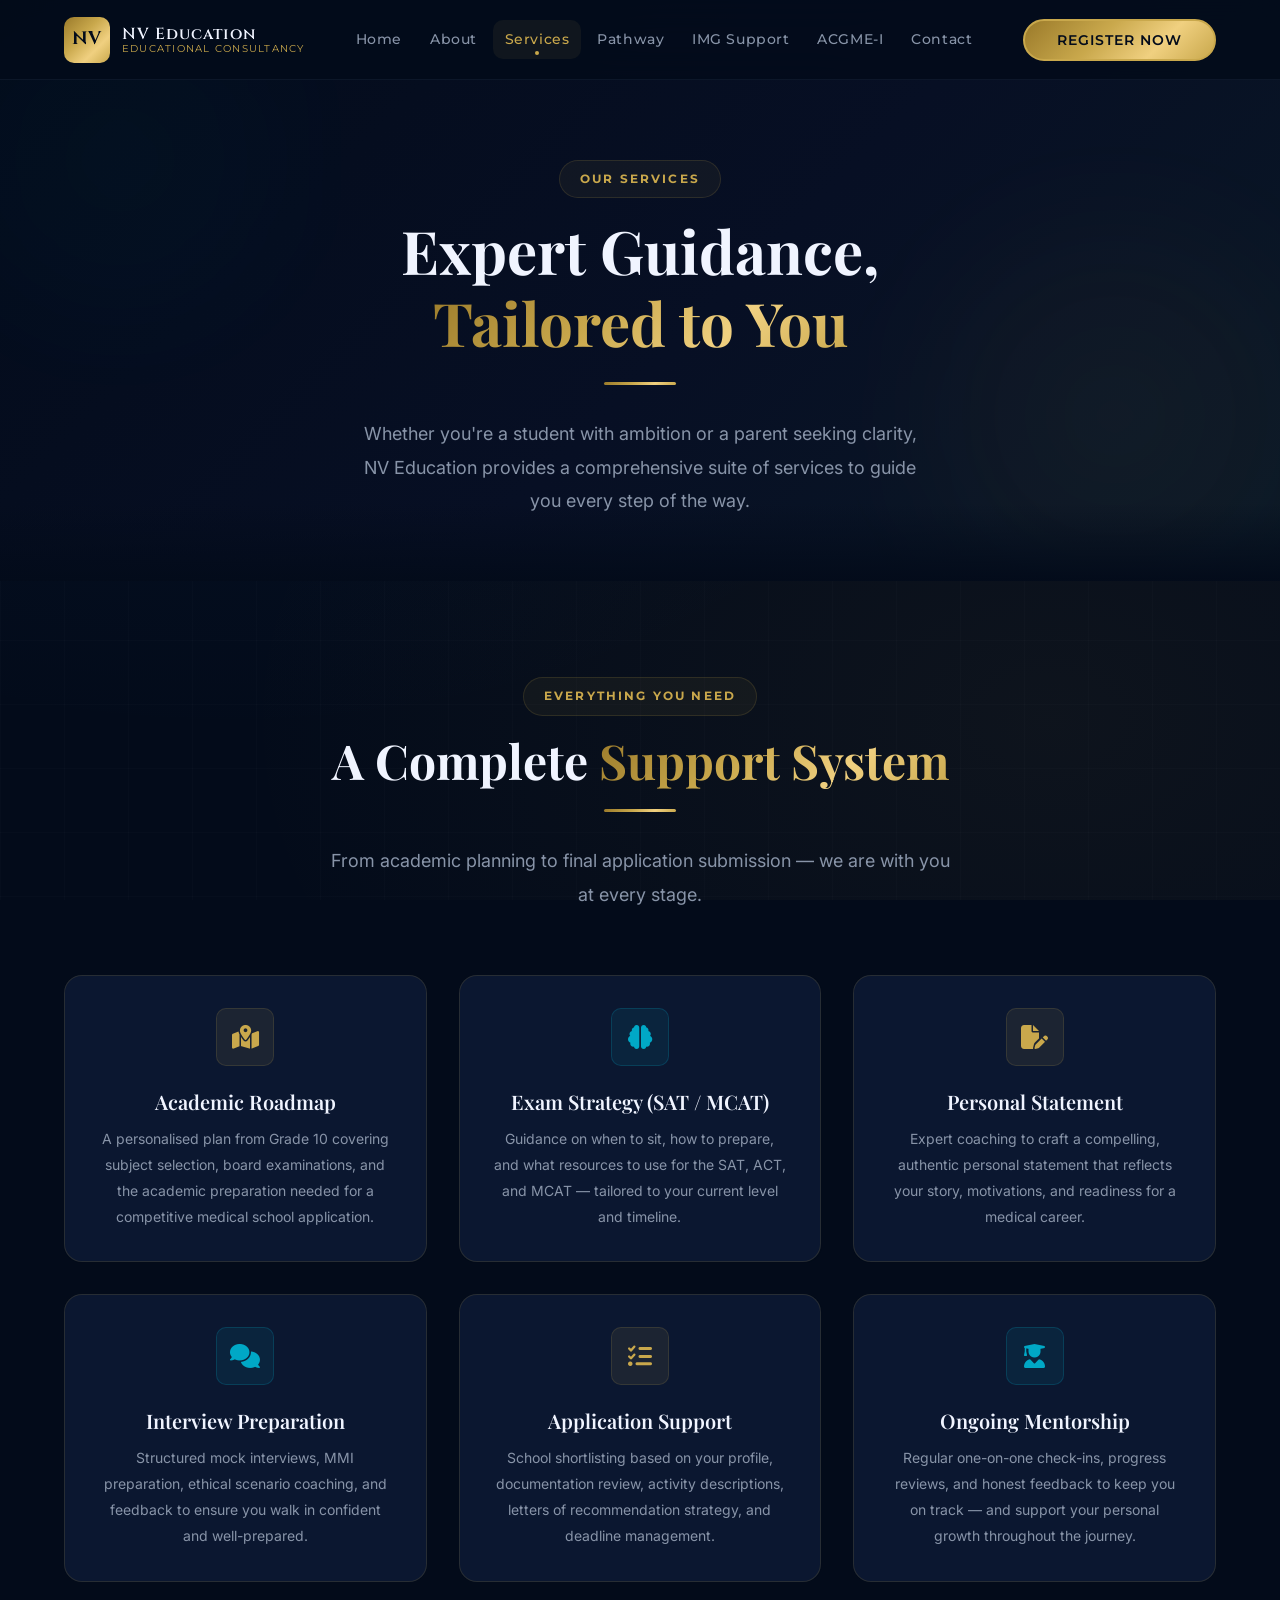
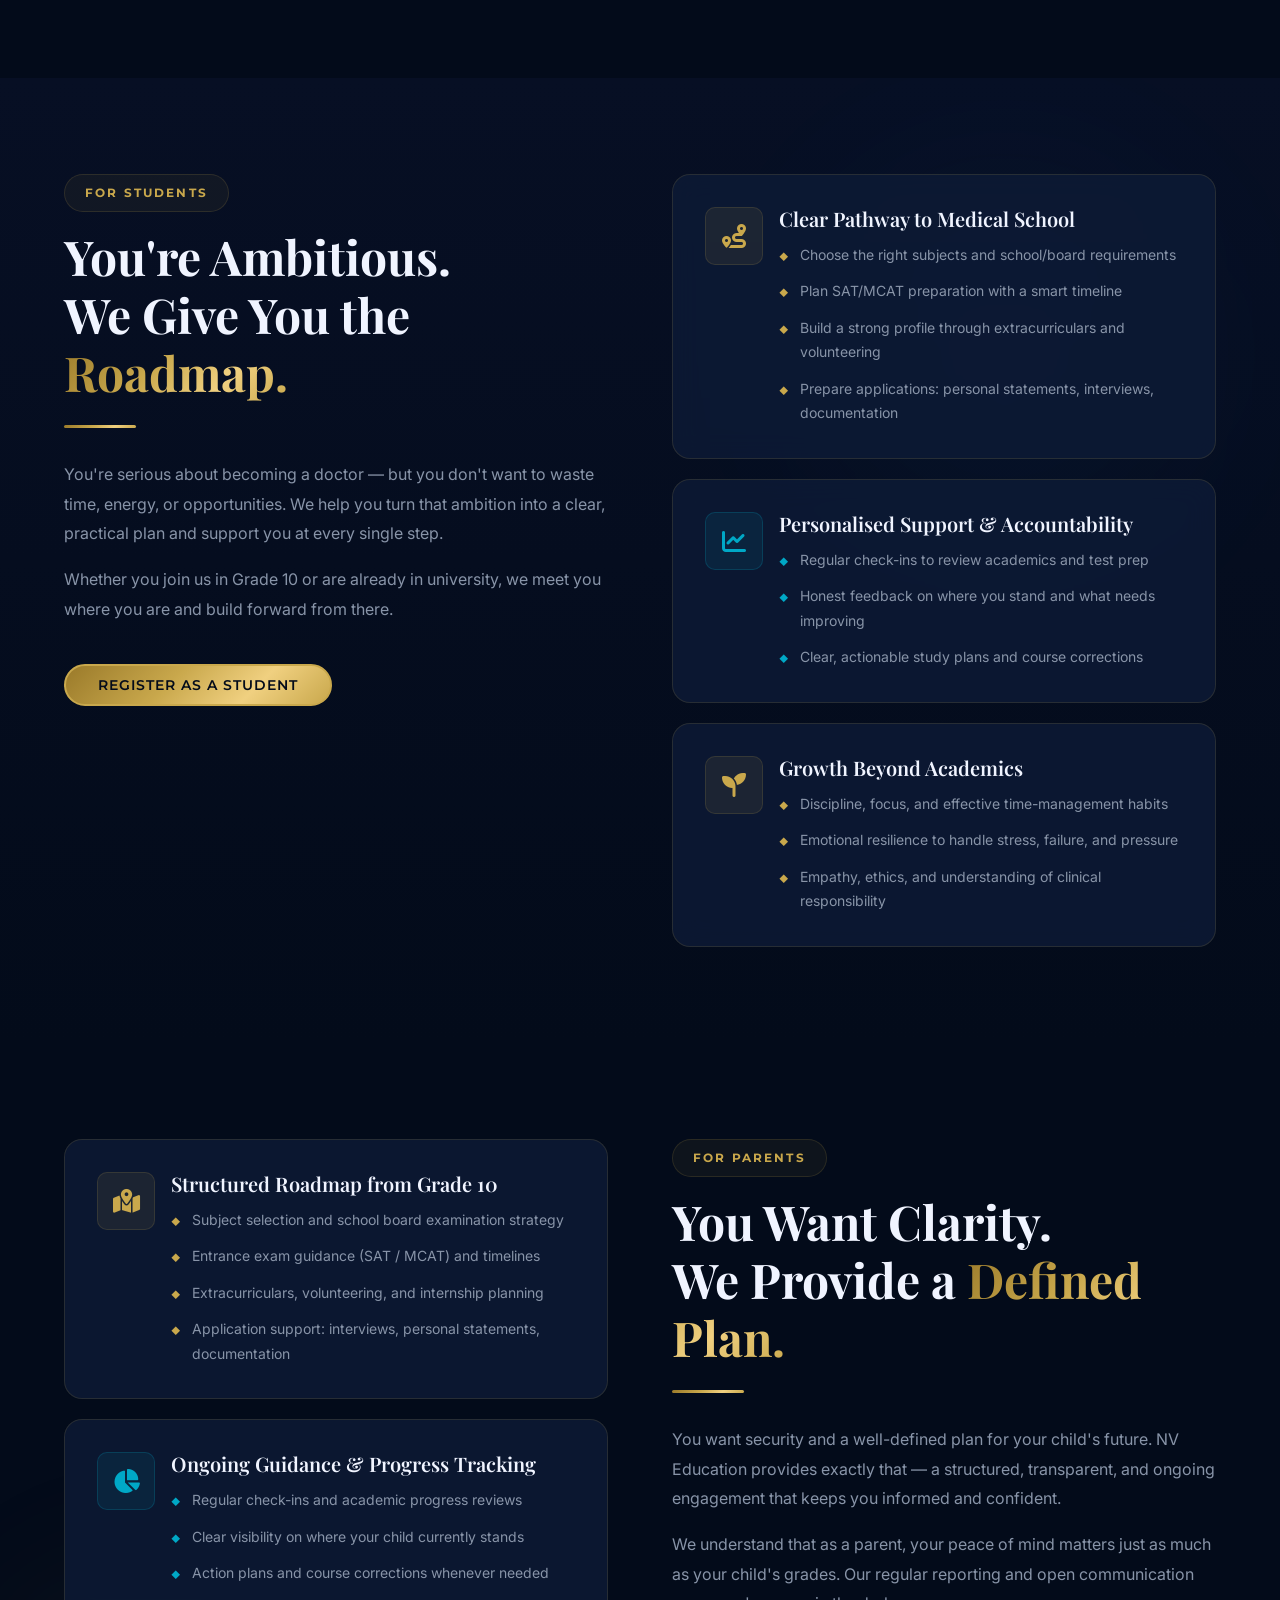
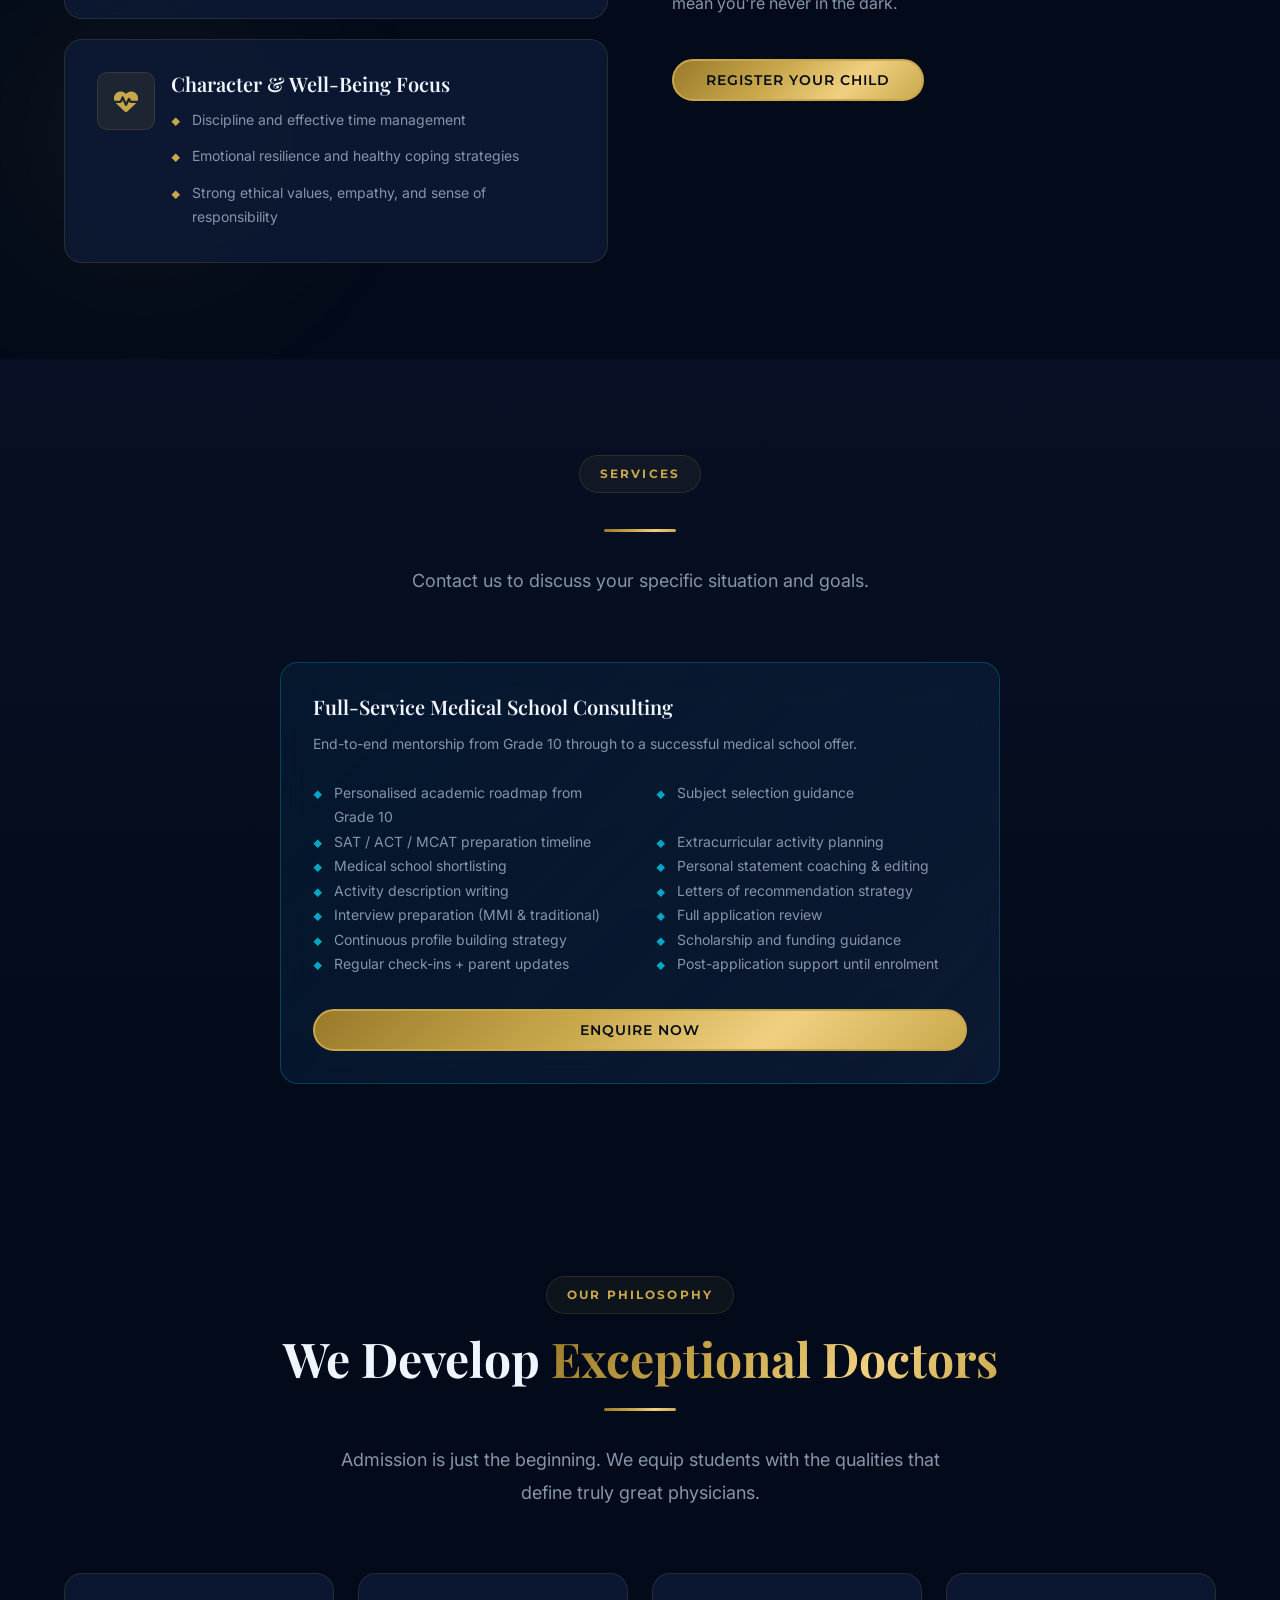
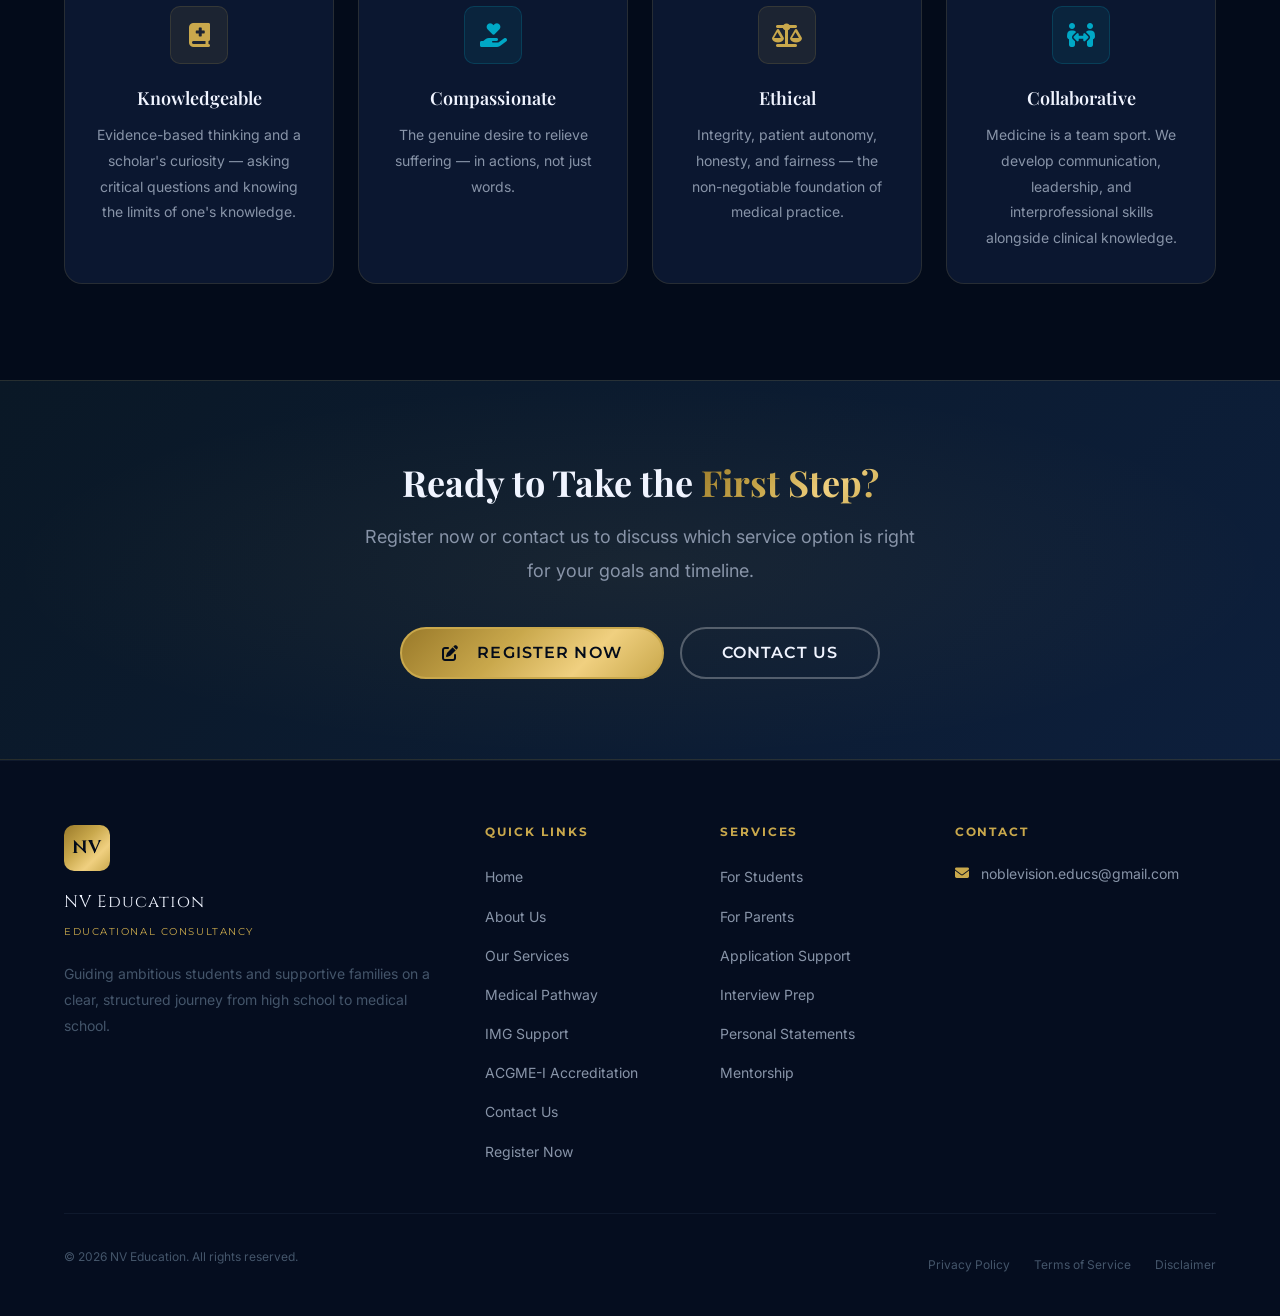
<file: services.html>
<!DOCTYPE html>
<html lang="en">
<head>
  <meta charset="UTF-8" />
  <meta name="viewport" content="width=device-width, initial-scale=1.0" />
  <title>Services — NV Education</title>
  <meta name="description" content="Explore NV Education's services for students and parents — structured roadmaps, application support, interview prep, personal statements, and mentorship." />

  <!-- Google Fonts -->
  <link rel="preconnect" href="https://fonts.googleapis.com" />
  <link rel="preconnect" href="https://fonts.gstatic.com" crossorigin />
  <link href="https://fonts.googleapis.com/css2?family=Cinzel:wght@400;600;700&family=Playfair+Display:ital,wght@0,400;0,600;0,700;1,400&family=Inter:wght@300;400;500;600&family=Montserrat:wght@400;500;600;700&display=swap" rel="stylesheet" />

  <!-- Font Awesome -->
  <link rel="stylesheet" href="https://cdnjs.cloudflare.com/ajax/libs/font-awesome/6.5.1/css/all.min.css" />

  <!-- Stylesheets -->
  <link rel="stylesheet" href="css/variables.css" />
  <link rel="stylesheet" href="css/global.css" />
  <link rel="stylesheet" href="css/components.css" />
</head>
<body>

<!-- ============================================================
     SECTION: GLOBAL NAVIGATION / HEADER
     ============================================================ -->
<header class="site-header" id="site-header">
  <nav class="nav-container">
    <a href="index.html" class="nav-logo" aria-label="NV Education Home">
      <div class="logo-mark">NV</div>
      <div class="nav-logo-text">
        <span class="logo-name">NV Education</span>
        <span class="logo-sub">Educational Consultancy</span>
      </div>
    </a>
    <ul class="nav-links" id="nav-links">
      <li><a href="index.html"              >Home</a></li>
      <li><a href="about.html"              >About</a></li>
      <li><a href="services.html" class="active">Services</a></li>
      <li><a href="pathway.html"            >Pathway</a></li>
      <li><a href="img-support.html"       >IMG Support</a></li>
      <li><a href="acgme-i.html"            >ACGME-I</a></li>
      <li><a href="contact.html"            >Contact</a></li>
    </ul>
    <a href="contact.html#register" class="btn btn--primary nav-cta">Register Now</a>
    <button class="nav-toggle" id="nav-toggle" aria-label="Toggle navigation menu">
      <span></span><span></span><span></span>
    </button>
  </nav>
</header>
<!-- END: GLOBAL NAVIGATION / HEADER -->


<main>

  <!-- ============================================================
       SECTION: PAGE HERO
       ============================================================ -->
  <section class="page-hero" id="services-hero">
    <div class="bg-glow bg-glow--teal" style="top:-40px; left:-80px;"></div>
    <div class="bg-glow bg-glow--gold" style="bottom:-60px; right:-60px;"></div>
    <div class="container" style="position:relative; z-index:1;">
      <span class="section-label page-hero__label">Our Services</span>
      <h1 class="page-hero__title">
        Expert Guidance,<br><span class="text-gradient-gold">Tailored to You</span>
      </h1>
      <div class="section-divider"></div>
      <p class="page-hero__subtitle">
        Whether you're a student with ambition or a parent seeking clarity,
        NV Education provides a comprehensive suite of services to guide you
        every step of the way.
      </p>
    </div>
  </section>
  <!-- END: SECTION PAGE HERO -->


  <!-- ============================================================
       SECTION: SERVICES OVERVIEW
       Icons + brief intro to each service category.
       ============================================================ -->
  <section class="section" id="services-overview">
    <div class="container">
      <div class="section-header fade-in">
        <span class="section-label">Everything You Need</span>
        <h2 class="section-title">A Complete <span class="text-gradient-gold">Support System</span></h2>
        <div class="section-divider"></div>
        <p class="section-subtitle">
          From academic planning to final application submission — we are with you at every stage.
        </p>
      </div>

      <div class="grid-3">
        <div class="card card--feature fade-in fade-in-delay-1">
          <div class="card__icon"><i class="fa-solid fa-map-location-dot"></i></div>
          <h3 class="card__title">Academic Roadmap</h3>
          <p class="card__text">A personalised plan from Grade 10 covering subject selection, board examinations, and the academic preparation needed for a competitive medical school application.</p>
        </div>
        <div class="card card--feature fade-in fade-in-delay-2">
          <div class="card__icon card__icon--teal"><i class="fa-solid fa-brain"></i></div>
          <h3 class="card__title">Exam Strategy (SAT / MCAT)</h3>
          <p class="card__text">Guidance on when to sit, how to prepare, and what resources to use for the SAT, ACT, and MCAT — tailored to your current level and timeline.</p>
        </div>
        <div class="card card--feature fade-in fade-in-delay-3">
          <div class="card__icon"><i class="fa-solid fa-file-pen"></i></div>
          <h3 class="card__title" id="personal-statement">Personal Statement</h3>
          <p class="card__text">Expert coaching to craft a compelling, authentic personal statement that reflects your story, motivations, and readiness for a medical career.</p>
        </div>
        <div class="card card--feature fade-in fade-in-delay-1">
          <div class="card__icon card__icon--teal"><i class="fa-solid fa-comments"></i></div>
          <h3 class="card__title" id="interview">Interview Preparation</h3>
          <p class="card__text">Structured mock interviews, MMI preparation, ethical scenario coaching, and feedback to ensure you walk in confident and well-prepared.</p>
        </div>
        <div class="card card--feature fade-in fade-in-delay-2">
          <div class="card__icon"><i class="fa-solid fa-list-check"></i></div>
          <h3 class="card__title" id="applications">Application Support</h3>
          <p class="card__text">School shortlisting based on your profile, documentation review, activity descriptions, letters of recommendation strategy, and deadline management.</p>
        </div>
        <div class="card card--feature fade-in fade-in-delay-3">
          <div class="card__icon card__icon--teal"><i class="fa-solid fa-user-graduate"></i></div>
          <h3 class="card__title" id="mentorship">Ongoing Mentorship</h3>
          <p class="card__text">Regular one-on-one check-ins, progress reviews, and honest feedback to keep you on track — and support your personal growth throughout the journey.</p>
        </div>
      </div>
    </div>
  </section>
  <!-- END: SECTION SERVICES OVERVIEW -->


  <!-- ============================================================
       SECTION: FOR STUDENTS
       Detailed breakdown of student-focused services.
       ============================================================ -->
  <section class="section section--alt" id="students">
    <div class="bg-glow bg-glow--blue" style="top:0; right:0;"></div>

    <div class="container">
      <div class="grid-2" style="align-items:start; gap:var(--space-16);">

        <div class="fade-in">
          <span class="section-label">For Students</span>
          <h2 style="margin-bottom:var(--space-6);">
            You're Ambitious.<br>
            We Give You the <span class="text-gradient-gold">Roadmap.</span>
          </h2>
          <div class="section-divider section-divider--left"></div>
          <p>
            You're serious about becoming a doctor — but you don't want to
            waste time, energy, or opportunities. We help you turn that ambition
            into a clear, practical plan and support you at every single step.
          </p>
          <p>
            Whether you join us in Grade 10 or are already in university, we
            meet you where you are and build forward from there.
          </p>
          <a href="contact.html#register" class="btn btn--primary" style="margin-top:var(--space-6);">
            Register as a Student
          </a>
        </div>

        <div class="fade-in fade-in-delay-2">

          <!-- Feature: Clear Pathway -->
          <div class="card" style="margin-bottom:var(--space-5);">
            <div style="display:flex; gap:var(--space-4); align-items:flex-start;">
              <div class="card__icon" style="flex-shrink:0; margin-bottom:0;"><i class="fa-solid fa-route"></i></div>
              <div>
                <h4 class="card__title">Clear Pathway to Medical School</h4>
                <ul class="check-list" style="margin-top:var(--space-3);">
                  <li>Choose the right subjects and school/board requirements</li>
                  <li>Plan SAT/MCAT preparation with a smart timeline</li>
                  <li>Build a strong profile through extracurriculars and volunteering</li>
                  <li>Prepare applications: personal statements, interviews, documentation</li>
                </ul>
              </div>
            </div>
          </div>

          <!-- Feature: Accountability -->
          <div class="card" style="margin-bottom:var(--space-5);">
            <div style="display:flex; gap:var(--space-4); align-items:flex-start;">
              <div class="card__icon card__icon--teal" style="flex-shrink:0; margin-bottom:0;"><i class="fa-solid fa-chart-line"></i></div>
              <div>
                <h4 class="card__title">Personalised Support &amp; Accountability</h4>
                <ul class="check-list check-list--teal" style="margin-top:var(--space-3);">
                  <li>Regular check-ins to review academics and test prep</li>
                  <li>Honest feedback on where you stand and what needs improving</li>
                  <li>Clear, actionable study plans and course corrections</li>
                </ul>
              </div>
            </div>
          </div>

          <!-- Feature: Growth -->
          <div class="card">
            <div style="display:flex; gap:var(--space-4); align-items:flex-start;">
              <div class="card__icon" style="flex-shrink:0; margin-bottom:0;"><i class="fa-solid fa-seedling"></i></div>
              <div>
                <h4 class="card__title">Growth Beyond Academics</h4>
                <ul class="check-list" style="margin-top:var(--space-3);">
                  <li>Discipline, focus, and effective time-management habits</li>
                  <li>Emotional resilience to handle stress, failure, and pressure</li>
                  <li>Empathy, ethics, and understanding of clinical responsibility</li>
                </ul>
              </div>
            </div>
          </div>

        </div>
      </div>
    </div>
  </section>
  <!-- END: SECTION FOR STUDENTS -->


  <!-- ============================================================
       SECTION: FOR PARENTS
       Detailed breakdown of parent-focused services.
       ============================================================ -->
  <section class="section" id="parents">
    <div class="bg-glow bg-glow--gold" style="bottom:0; left:-80px;"></div>

    <div class="container">
      <div class="grid-2" style="align-items:start; gap:var(--space-16); direction:rtl;">

        <div class="fade-in" style="direction:ltr;">
          <span class="section-label">For Parents</span>
          <h2 style="margin-bottom:var(--space-6);">
            You Want Clarity.<br>
            We Provide a <span class="text-gradient-gold">Defined Plan.</span>
          </h2>
          <div class="section-divider section-divider--left"></div>
          <p>
            You want security and a well-defined plan for your child's future.
            NV Education provides exactly that — a structured, transparent,
            and ongoing engagement that keeps you informed and confident.
          </p>
          <p>
            We understand that as a parent, your peace of mind matters just as
            much as your child's grades. Our regular reporting and open communication
            mean you're never in the dark.
          </p>
          <a href="contact.html#register" class="btn btn--primary" style="margin-top:var(--space-6);">
            Register Your Child
          </a>
        </div>

        <div class="fade-in fade-in-delay-2" style="direction:ltr;">

          <!-- Feature: Roadmap -->
          <div class="card" style="margin-bottom:var(--space-5);">
            <div style="display:flex; gap:var(--space-4); align-items:flex-start;">
              <div class="card__icon" style="flex-shrink:0; margin-bottom:0;"><i class="fa-solid fa-map-location-dot"></i></div>
              <div>
                <h4 class="card__title">Structured Roadmap from Grade 10</h4>
                <ul class="check-list" style="margin-top:var(--space-3);">
                  <li>Subject selection and school board examination strategy</li>
                  <li>Entrance exam guidance (SAT / MCAT) and timelines</li>
                  <li>Extracurriculars, volunteering, and internship planning</li>
                  <li>Application support: interviews, personal statements, documentation</li>
                </ul>
              </div>
            </div>
          </div>

          <!-- Feature: Tracking -->
          <div class="card" style="margin-bottom:var(--space-5);">
            <div style="display:flex; gap:var(--space-4); align-items:flex-start;">
              <div class="card__icon card__icon--teal" style="flex-shrink:0; margin-bottom:0;"><i class="fa-solid fa-chart-pie"></i></div>
              <div>
                <h4 class="card__title">Ongoing Guidance &amp; Progress Tracking</h4>
                <ul class="check-list check-list--teal" style="margin-top:var(--space-3);">
                  <li>Regular check-ins and academic progress reviews</li>
                  <li>Clear visibility on where your child currently stands</li>
                  <li>Action plans and course corrections whenever needed</li>
                </ul>
              </div>
            </div>
          </div>

          <!-- Feature: Character -->
          <div class="card">
            <div style="display:flex; gap:var(--space-4); align-items:flex-start;">
              <div class="card__icon" style="flex-shrink:0; margin-bottom:0;"><i class="fa-solid fa-heart-pulse"></i></div>
              <div>
                <h4 class="card__title">Character &amp; Well-Being Focus</h4>
                <ul class="check-list" style="margin-top:var(--space-3);">
                  <li>Discipline and effective time management</li>
                  <li>Emotional resilience and healthy coping strategies</li>
                  <li>Strong ethical values, empathy, and sense of responsibility</li>
                </ul>
              </div>
            </div>
          </div>

        </div>
      </div>
    </div>
  </section>
  <!-- END: SECTION FOR PARENTS -->


  <!-- ============================================================
       SECTION: WHAT'S INCLUDED — Service Tiers
       ============================================================ -->
  <section class="section section--alt" id="packages">
    <div class="container">
      <div class="section-header fade-in">
        <span class="section-label">Services</span>
        <div class="section-divider"></div>
        <p class="section-subtitle">
          Contact us to discuss your specific situation and goals.
        </p>
      </div>

      <div style="display:flex; justify-content:center;">

        <!-- Single Service Package -->
        <div class="card card--highlight fade-in fade-in-delay-1" style="display:flex; flex-direction:column; max-width:720px; width:100%; border-color:rgba(0,168,198,0.3);">
          <div style="margin-bottom:var(--space-6);">
            <h3 class="card__title">Full-Service Medical School Consulting</h3>
            <p class="card__text">End-to-end mentorship from Grade 10 through to a successful medical school offer.</p>
          </div>
          <ul class="check-list check-list--teal" style="flex:1; display:grid; grid-template-columns:1fr 1fr; gap:0 var(--space-8);">
            <li>Personalised academic roadmap from Grade 10</li>
            <li>Subject selection guidance</li>
            <li>SAT / ACT / MCAT preparation timeline</li>
            <li>Extracurricular activity planning</li>
            <li>Medical school shortlisting</li>
            <li>Personal statement coaching &amp; editing</li>
            <li>Activity description writing</li>
            <li>Letters of recommendation strategy</li>
            <li>Interview preparation (MMI &amp; traditional)</li>
            <li>Full application review</li>
            <li>Continuous profile building strategy</li>
            <li>Scholarship and funding guidance</li>
            <li>Regular check-ins + parent updates</li>
            <li>Post-application support until enrolment</li>
          </ul>
          <a href="contact.html" class="btn btn--primary btn--block" style="margin-top:var(--space-8);">Enquire Now</a>
        </div>

      </div>
    </div>
  </section>
  <!-- END: SECTION SERVICE PACKAGES -->


  <!-- ============================================================
       SECTION: WHAT MAKES A GOOD DOCTOR
       Drawing from the consultancy content.
       ============================================================ -->
  <section class="section" id="qualities">
    <div class="container">
      <div class="section-header fade-in">
        <span class="section-label">Our Philosophy</span>
        <h2 class="section-title">We Develop <span class="text-gradient-gold">Exceptional Doctors</span></h2>
        <div class="section-divider"></div>
        <p class="section-subtitle">
          Admission is just the beginning. We equip students with the qualities
          that define truly great physicians.
        </p>
      </div>

      <div class="grid-4">
        <div class="card card--feature fade-in fade-in-delay-1">
          <div class="card__icon"><i class="fa-solid fa-book-medical"></i></div>
          <h4 class="card__title" style="font-size:var(--text-lg);">Knowledgeable</h4>
          <p class="card__text" style="font-size:var(--text-sm);">Evidence-based thinking and a scholar's curiosity — asking critical questions and knowing the limits of one's knowledge.</p>
        </div>
        <div class="card card--feature fade-in fade-in-delay-2">
          <div class="card__icon card__icon--teal"><i class="fa-solid fa-hand-holding-heart"></i></div>
          <h4 class="card__title" style="font-size:var(--text-lg);">Compassionate</h4>
          <p class="card__text" style="font-size:var(--text-sm);">The genuine desire to relieve suffering — in actions, not just words.</p>
        </div>
        <div class="card card--feature fade-in fade-in-delay-3">
          <div class="card__icon"><i class="fa-solid fa-scale-balanced"></i></div>
          <h4 class="card__title" style="font-size:var(--text-lg);">Ethical</h4>
          <p class="card__text" style="font-size:var(--text-sm);">Integrity, patient autonomy, honesty, and fairness — the non-negotiable foundation of medical practice.</p>
        </div>
        <div class="card card--feature fade-in fade-in-delay-4">
          <div class="card__icon card__icon--teal"><i class="fa-solid fa-people-arrows"></i></div>
          <h4 class="card__title" style="font-size:var(--text-lg);">Collaborative</h4>
          <p class="card__text" style="font-size:var(--text-sm);">Medicine is a team sport. We develop communication, leadership, and interprofessional skills alongside clinical knowledge.</p>
        </div>
      </div>
    </div>
  </section>
  <!-- END: SECTION QUALITIES -->


  <!-- ============================================================
       SECTION: CTA BAND
       ============================================================ -->
  <section class="cta-band" id="cta">
    <div class="container">
      <h2 class="cta-band__title">
        Ready to Take the <span class="text-gradient-gold">First Step?</span>
      </h2>
      <p class="cta-band__sub">
        Register now or contact us to discuss which service option is right
        for your goals and timeline.
      </p>
      <div class="cta-band__actions">
        <a href="contact.html#register" class="btn btn--primary btn--lg">
          <i class="fa-solid fa-pen-to-square"></i>&nbsp; Register Now
        </a>
        <a href="contact.html" class="btn btn--ghost btn--lg">Contact Us</a>
      </div>
    </div>
  </section>
  <!-- END: SECTION CTA BAND -->

</main>


<!-- ============================================================
     SECTION: GLOBAL FOOTER
     ============================================================ -->
<footer class="site-footer" id="site-footer">
  <div class="container">
    <div class="footer-grid">
      <div class="footer-brand">
        <div class="logo-mark" style="margin-bottom:1rem;">NV</div>
        <p style="font-family:var(--font-display); font-size:1.05rem; color:var(--color-text-primary); letter-spacing:0.06em; margin-bottom:0.25rem;">NV Education</p>
        <p style="font-family:var(--font-label); font-size:0.65rem; letter-spacing:0.15em; text-transform:uppercase; color:var(--color-gold); margin-bottom:0;">Educational Consultancy</p>
        <p class="footer-tagline">Guiding ambitious students and supportive families on a clear, structured journey from high school to medical school.</p>

      </div>
      <div class="footer-col">
        <h4 class="footer-col-title">Quick Links</h4>
        <ul class="footer-links">
          <li><a href="index.html">Home</a></li>
          <li><a href="about.html">About Us</a></li>
          <li><a href="services.html">Our Services</a></li>
          <li><a href="pathway.html">Medical Pathway</a></li>
          <li><a href="img-support.html">IMG Support</a></li>
          <li><a href="acgme-i.html">ACGME-I Accreditation</a></li>
          <li><a href="contact.html">Contact Us</a></li>
          <li><a href="contact.html#register">Register Now</a></li>
        </ul>
      </div>
      <div class="footer-col">
        <h4 class="footer-col-title">Services</h4>
        <ul class="footer-links">
          <li><a href="services.html#students">For Students</a></li>
          <li><a href="services.html#parents">For Parents</a></li>
          <li><a href="services.html#applications">Application Support</a></li>
          <li><a href="services.html#interview">Interview Prep</a></li>
          <li><a href="services.html#personal-statement">Personal Statements</a></li>
          <li><a href="services.html#mentorship">Mentorship</a></li>
        </ul>
      </div>
      <div class="footer-col">
        <h4 class="footer-col-title">Contact</h4>
        <div class="footer-contact-item"><i class="fa-solid fa-envelope footer-contact-icon"></i><span>noblevision.educs@gmail.com</span></div>
      </div>
    </div>
    <div class="footer-bottom">
      <p class="footer-copyright">&copy; 2026 NV Education. All rights reserved.</p>
      <nav class="footer-legal">
        <a href="#">Privacy Policy</a>
        <a href="#">Terms of Service</a>
        <a href="#">Disclaimer</a>
      </nav>
    </div>
  </div>
</footer>
<!-- END: GLOBAL FOOTER -->

<script src="js/main.js"></script>
</body>
</html>
</file>
<file: css/variables.css>
/*
 * ====================================================
 *  NOBLE VISION — CSS CUSTOM PROPERTIES (variables.css)
 *  Edit this file to change colors, fonts, and spacing
 *  across the entire website.
 * ====================================================
 */

:root {

  /* ===========================
     COLOR PALETTE
     =========================== */

  /* Backgrounds */
  --color-bg-base:       #030B1A;   /* deepest background */
  --color-bg-dark:       #070F24;   /* main body background */
  --color-bg-card:       rgba(13, 27, 53, 0.85);  /* card background */
  --color-bg-card-solid: #0D1B35;   /* solid card (no transparency) */
  --color-bg-elevated:   #0E2040;   /* elevated surfaces */
  --color-bg-input:      #0A1628;   /* form input background */

  /* Gold / Prestige */
  --color-gold:          #C9A84C;
  --color-gold-light:    #F0D080;
  --color-gold-dark:     #9A7A2A;

  /* Blue / Trust */
  --color-blue:          #1E6FCC;
  --color-blue-light:    #5BA3E8;

  /* Teal / Innovation */
  --color-teal:          #00A8C6;
  --color-teal-light:    #4DD0E1;

  /* Text */
  --color-text-primary:   #F0F4FF;
  --color-text-secondary: #8894A8;
  --color-text-muted:     #44556A;

  /* Borders */
  --color-border:         rgba(201, 168, 76, 0.15);
  --color-border-hover:   rgba(201, 168, 76, 0.40);
  --color-divider:        rgba(144, 179, 219, 0.07);

  /* ===========================
     GRADIENTS
     =========================== */
  --gradient-gold:    linear-gradient(135deg, #9A7A2A 0%, #C9A84C 40%, #F0D080 70%, #C9A84C 100%);
  --gradient-gold-h:  linear-gradient(90deg, #C9A84C, #F0D080, #C9A84C);
  --gradient-blue:    linear-gradient(135deg, #0D47A1, #1E6FCC);
  --gradient-hero:    linear-gradient(135deg, #030B1A 0%, #070F24 55%, #0A1826 100%);
  --gradient-card:    linear-gradient(135deg, rgba(13, 27, 53, 0.9), rgba(8, 16, 36, 0.95));
  --gradient-section-alt: linear-gradient(180deg, #070F24 0%, #030B1A 100%);

  /* ===========================
     TYPOGRAPHY
     =========================== */
  --font-display:  'Cinzel', 'Playfair Display', Georgia, serif;
  --font-heading:  'Playfair Display', Georgia, serif;
  --font-body:     'Inter', 'Segoe UI', system-ui, sans-serif;
  --font-label:    'Montserrat', 'Inter', sans-serif;

  /* Type scale */
  --text-xs:   0.75rem;    /*  12px */
  --text-sm:   0.875rem;   /*  14px */
  --text-base: 1rem;       /*  16px */
  --text-lg:   1.125rem;   /*  18px */
  --text-xl:   1.25rem;    /*  20px */
  --text-2xl:  1.5rem;     /*  24px */
  --text-3xl:  1.875rem;   /*  30px */
  --text-4xl:  2.25rem;    /*  36px */
  --text-5xl:  3rem;       /*  48px */
  --text-6xl:  3.75rem;    /*  60px */

  /* ===========================
     SPACING SCALE
     =========================== */
  --space-1:   0.25rem;
  --space-2:   0.5rem;
  --space-3:   0.75rem;
  --space-4:   1rem;
  --space-5:   1.25rem;
  --space-6:   1.5rem;
  --space-8:   2rem;
  --space-10:  2.5rem;
  --space-12:  3rem;
  --space-16:  4rem;
  --space-20:  5rem;
  --space-24:  6rem;
  --space-32:  8rem;

  /* ===========================
     LAYOUT
     =========================== */
  --container-max:  1200px;
  --nav-height:     80px;

  /* ===========================
     BORDER RADIUS
     =========================== */
  --radius-sm:   4px;
  --radius-md:   10px;
  --radius-lg:   18px;
  --radius-xl:   28px;
  --radius-full: 9999px;

  /* ===========================
     SHADOWS & EFFECTS
     =========================== */
  --shadow-base:   0 4px 20px rgba(0, 0, 0, 0.5);
  --shadow-card:   0 8px 32px rgba(0, 0, 0, 0.45), 0 2px 6px rgba(0, 0, 0, 0.3);
  --shadow-gold:   0 0 24px rgba(201, 168, 76, 0.18), 0 0 64px rgba(201, 168, 76, 0.06);
  --shadow-blue:   0 0 32px rgba(30, 111, 204, 0.18);
  --glow-gold:     0 0 32px rgba(201, 168, 76, 0.28);

  --blur-glass:    blur(14px);
  -webkit-backdrop-filter: var(--blur-glass);

  /* ===========================
     TRANSITIONS
     =========================== */
  --transition-fast: 0.15s ease;
  --transition-base: 0.30s ease;
  --transition-slow: 0.55s ease;
}
</file>
<file: css/global.css>
/*
 * ============================================================
 *  NOBLE VISION — BASE & GLOBAL STYLES (global.css)
 *  Reset, typography, layout helpers, utility classes.
 * ============================================================
 */

/* ============================================================
   1. CSS RESET & BASE
   ============================================================ */
*, *::before, *::after {
  box-sizing: border-box;
  margin: 0;
  padding: 0;
}

html {
  scroll-behavior: smooth;
  font-size: 16px;
}

body {
  font-family: var(--font-body);
  font-size: var(--text-base);
  line-height: 1.7;
  color: var(--color-text-primary);
  background-color: var(--color-bg-base);
  background-image:
    radial-gradient(ellipse at 18% 18%, rgba(30, 111, 204, 0.07) 0%, transparent 55%),
    radial-gradient(ellipse at 82% 80%, rgba(201, 168, 76, 0.055) 0%, transparent 55%);
  background-attachment: fixed;
  overflow-x: hidden;
  -webkit-font-smoothing: antialiased;
  -moz-osx-font-smoothing: grayscale;
}

/* Subtle dot-grid background texture */
body::before {
  content: '';
  position: fixed;
  inset: 0;
  background-image:
    linear-gradient(rgba(255, 255, 255, 0.014) 1px, transparent 1px),
    linear-gradient(90deg, rgba(255, 255, 255, 0.014) 1px, transparent 1px);
  background-size: 64px 64px;
  pointer-events: none;
  z-index: 0;
}

/* All content above the grid */
main, header, footer, section {
  position: relative;
  z-index: 1;
}

a {
  color: var(--color-gold);
  text-decoration: none;
  transition: color var(--transition-fast);
}
a:hover { color: var(--color-gold-light); }

ul, ol { list-style: none; }
img { max-width: 100%; height: auto; display: block; }

/* ============================================================
   2. TYPOGRAPHY
   ============================================================ */
h1, h2, h3, h4, h5, h6 {
  font-family: var(--font-heading);
  line-height: 1.2;
  color: var(--color-text-primary);
}
h1 { font-size: clamp(var(--text-4xl), 5.5vw, var(--text-6xl)); font-weight: 700; }
h2 { font-size: clamp(var(--text-3xl), 4vw,   var(--text-5xl)); font-weight: 700; }
h3 { font-size: clamp(var(--text-2xl), 3vw,   var(--text-4xl)); font-weight: 600; }
h4 { font-size: clamp(var(--text-xl),  2vw,   var(--text-2xl)); font-weight: 600; }
h5 { font-size: var(--text-xl);  font-weight: 600; }
h6 { font-size: var(--text-lg);  font-weight: 600; }

p {
  color: var(--color-text-secondary);
  line-height: 1.85;
  margin-bottom: var(--space-4);
}
p:last-child { margin-bottom: 0; }

strong { color: var(--color-text-primary); font-weight: 600; }

/* Gold gradient text utility */
.text-gradient-gold {
  background: var(--gradient-gold);
  -webkit-background-clip: text;
  -webkit-text-fill-color: transparent;
  background-clip: text;
}

/* ============================================================
   3. LAYOUT — CONTAINER
   ============================================================ */
.container {
  width: 100%;
  max-width: var(--container-max);
  margin: 0 auto;
  padding: 0 var(--space-6);
}

/* Page offset for fixed header */
.page-wrapper {
  padding-top: var(--nav-height);
}

/* ============================================================
   4. SECTION BASE
   ============================================================ */
.section {
  padding: var(--space-24) 0;
  overflow: hidden;
}
.section--sm  { padding: var(--space-16) 0; }
.section--lg  { padding: var(--space-32) 0; }
.section--alt { background: var(--gradient-section-alt); }

/* Section header block */
.section-header {
  text-align: center;
  margin-bottom: var(--space-16);
}
.section-header--left {
  text-align: left;
  margin-bottom: var(--space-12);
}

.section-label {
  display: inline-flex;
  align-items: center;
  gap: var(--space-3);
  font-family: var(--font-label);
  font-size: var(--text-xs);
  font-weight: 700;
  letter-spacing: 0.18em;
  text-transform: uppercase;
  color: var(--color-gold);
  margin-bottom: var(--space-4);
  padding: var(--space-2) var(--space-5);
  border: 1px solid var(--color-border);
  border-radius: var(--radius-full);
  background: rgba(201, 168, 76, 0.06);
}

.section-title {
  font-family: var(--font-heading);
  margin-bottom: var(--space-5);
}

.section-subtitle {
  font-size: var(--text-lg);
  color: var(--color-text-secondary);
  max-width: 620px;
  margin: 0 auto;
  line-height: 1.85;
}

.section-divider {
  width: 72px;
  height: 3px;
  background: var(--gradient-gold);
  border-radius: var(--radius-full);
  margin: var(--space-5) auto var(--space-8);
}
.section-divider--left { margin-left: 0; }

/* ============================================================
   5. GRID LAYOUTS
   ============================================================ */
.grid-2 { display: grid; grid-template-columns: repeat(2, 1fr); gap: var(--space-8); }
.grid-3 { display: grid; grid-template-columns: repeat(3, 1fr); gap: var(--space-8); }
.grid-4 { display: grid; grid-template-columns: repeat(4, 1fr); gap: var(--space-6); }
.grid-auto { display: grid; grid-template-columns: repeat(auto-fit, minmax(280px, 1fr)); gap: var(--space-8); }

/* ============================================================
   6. UTILITY CLASSES
   ============================================================ */
.text-center  { text-align: center; }
.text-left    { text-align: left; }
.text-gold    { color: var(--color-gold); }
.text-teal    { color: var(--color-teal); }
.text-muted   { color: var(--color-text-muted); }
.text-sm      { font-size: var(--text-sm); }

.flex          { display: flex; }
.flex-center   { display: flex; align-items: center; justify-content: center; }
.flex-between  { display: flex; align-items: center; justify-content: space-between; }
.flex-col      { display: flex; flex-direction: column; }
.items-start   { align-items: flex-start; }

.gap-3 { gap: var(--space-3); }
.gap-4 { gap: var(--space-4); }
.gap-6 { gap: var(--space-6); }
.gap-8 { gap: var(--space-8); }

.mt-auto  { margin-top: auto; }
.mb-0     { margin-bottom: 0; }
.w-full   { width: 100%; }

/* ============================================================
   7. SCROLL FADE-IN ANIMATION
   ============================================================ */
.fade-in {
  opacity: 0;
  transform: translateY(28px);
  transition: opacity 0.7s ease, transform 0.7s ease;
}
.fade-in.visible {
  opacity: 1;
  transform: translateY(0);
}
.fade-in-delay-1 { transition-delay: 0.1s; }
.fade-in-delay-2 { transition-delay: 0.2s; }
.fade-in-delay-3 { transition-delay: 0.3s; }
.fade-in-delay-4 { transition-delay: 0.4s; }

/* ============================================================
   8. BACKGROUND GLOW DECORATIONS
   ============================================================ */
.bg-glow {
  position: absolute;
  border-radius: 50%;
  filter: blur(100px);
  pointer-events: none;
  z-index: 0;
  opacity: 0.9;
}
.bg-glow--gold  { background: radial-gradient(circle, rgba(201, 168, 76, 0.10) 0%, transparent 70%); width: 450px; height: 450px; }
.bg-glow--blue  { background: radial-gradient(circle, rgba(30, 111, 204, 0.09) 0%, transparent 70%); width: 550px; height: 550px; }
.bg-glow--teal  { background: radial-gradient(circle, rgba(0, 168, 198, 0.07) 0%, transparent 70%);  width: 400px; height: 400px; }

/* ============================================================
   9. RESPONSIVE BREAKPOINTS
   ============================================================ */
@media (max-width: 1024px) {
  .grid-4 { grid-template-columns: repeat(2, 1fr); }
  .grid-3 { grid-template-columns: repeat(2, 1fr); }
}

@media (max-width: 768px) {
  .grid-2,
  .grid-3,
  .grid-4,
  .grid-auto { grid-template-columns: 1fr; }

  .section      { padding: var(--space-16) 0; }
  .section--lg  { padding: var(--space-24) 0; }
  .container    { padding: 0 var(--space-4); }

  .section-subtitle { max-width: 100%; }
  .section-header   { margin-bottom: var(--space-10); }
}
</file>
<file: css/components.css>
/*
 * ============================================================
 *  NOBLE VISION — REUSABLE COMPONENTS (components.css)
 *  Header, Footer, Buttons, Cards, Forms, Timeline, etc.
 *  Each section is clearly labeled for easy modification.
 * ============================================================
 */


/* ============================================================
   COMPONENT: BUTTONS
   ============================================================ */
.btn {
  display: inline-flex;
  align-items: center;
  justify-content: center;
  gap: var(--space-2);
  padding: 0.75rem 2rem;
  font-family: var(--font-label);
  font-size: var(--text-sm);
  font-weight: 600;
  letter-spacing: 0.07em;
  text-transform: uppercase;
  border-radius: var(--radius-full);
  border: 2px solid transparent;
  cursor: pointer;
  transition: all var(--transition-base);
  text-decoration: none;
  white-space: nowrap;
  line-height: 1;
}

/* Primary — gold fill */
.btn--primary {
  background: var(--gradient-gold);
  color: #030B1A;
  border-color: var(--color-gold);
}
.btn--primary:hover {
  box-shadow: var(--glow-gold);
  transform: translateY(-2px);
  color: #030B1A;
}

/* Secondary — gold outline */
.btn--secondary {
  background: transparent;
  color: var(--color-gold);
  border-color: var(--color-gold);
}
.btn--secondary:hover {
  background: rgba(201, 168, 76, 0.1);
  box-shadow: var(--glow-gold);
  transform: translateY(-2px);
  color: var(--color-gold-light);
}

/* Ghost — white outline */
.btn--ghost {
  background: transparent;
  color: var(--color-text-primary);
  border-color: rgba(255, 255, 255, 0.28);
}
.btn--ghost:hover {
  border-color: var(--color-gold);
  color: var(--color-gold);
  background: rgba(201, 168, 76, 0.05);
}

/* Large size */
.btn--lg {
  padding: 1rem 2.5rem;
  font-size: var(--text-base);
}

/* Full width */
.btn--block { width: 100%; }


/* ============================================================
   COMPONENT: CARDS
   ============================================================ */
.card {
  background: var(--color-bg-card);
  border: 1px solid var(--color-border);
  border-radius: var(--radius-lg);
  padding: var(--space-8);
  backdrop-filter: var(--blur-glass);
  -webkit-backdrop-filter: var(--blur-glass);
  transition: all var(--transition-base);
  position: relative;
  overflow: hidden;
}

/* Gold top-border accent on hover */
.card::before {
  content: '';
  position: absolute;
  top: 0; left: 0; right: 0;
  height: 3px;
  background: var(--gradient-gold);
  opacity: 0;
  transition: opacity var(--transition-base);
}
.card:hover {
  border-color: var(--color-border-hover);
  box-shadow: var(--shadow-card), var(--shadow-gold);
  transform: translateY(-5px);
}
.card:hover::before { opacity: 1; }

/* Card Icon */
.card__icon {
  width: 58px;
  height: 58px;
  background: rgba(201, 168, 76, 0.09);
  border: 1px solid var(--color-border);
  border-radius: var(--radius-md);
  display: flex;
  align-items: center;
  justify-content: center;
  margin-bottom: var(--space-6);
  font-size: 1.5rem;
  color: var(--color-gold);
  flex-shrink: 0;
}

.card__icon--teal {
  background: rgba(0, 168, 198, 0.09);
  border-color: rgba(0, 168, 198, 0.2);
  color: var(--color-teal);
}

.card__title {
  font-family: var(--font-heading);
  font-size: var(--text-xl);
  font-weight: 600;
  margin-bottom: var(--space-3);
  color: var(--color-text-primary);
}

.card__text {
  font-size: var(--text-sm);
  line-height: 1.85;
  color: var(--color-text-secondary);
  margin-bottom: 0;
}

/* Feature card — centered */
.card--feature { text-align: center; }
.card--feature .card__icon { margin: 0 auto var(--space-6); }

/* Stat card */
.card--stat {
  text-align: center;
  padding: var(--space-10);
}
.card--stat .stat-number {
  display: block;
  font-family: var(--font-display);
  font-size: var(--text-5xl);
  font-weight: 700;
  background: var(--gradient-gold);
  -webkit-background-clip: text;
  -webkit-text-fill-color: transparent;
  background-clip: text;
  line-height: 1;
  margin-bottom: var(--space-3);
}
.card--stat .stat-label {
  font-size: var(--text-xs);
  color: var(--color-text-secondary);
  letter-spacing: 0.1em;
  text-transform: uppercase;
  font-family: var(--font-label);
}

/* Highlight card (dark teal accent) */
.card--highlight {
  border-color: rgba(0, 168, 198, 0.25);
  background: linear-gradient(135deg, rgba(0, 100, 150, 0.12), rgba(13, 27, 53, 0.85));
}
.card--highlight::before {
  background: linear-gradient(90deg, var(--color-teal), var(--color-blue));
}
.card--highlight:hover {
  border-color: rgba(0, 168, 198, 0.5);
  box-shadow: var(--shadow-card), var(--shadow-blue);
}


/* ============================================================
   COMPONENT: CHECK LIST
   ============================================================ */
.check-list {
  list-style: none;
  display: flex;
  flex-direction: column;
  gap: var(--space-3);
  margin: 0;
  padding: 0;
}
.check-list li {
  display: flex;
  align-items: flex-start;
  gap: var(--space-3);
  font-size: var(--text-sm);
  color: var(--color-text-secondary);
  line-height: 1.75;
}
.check-list li::before {
  content: '◆';
  color: var(--color-gold);
  font-size: 9px;
  margin-top: 6px;
  flex-shrink: 0;
}
.check-list--teal li::before { color: var(--color-teal); }


/* ============================================================
   COMPONENT: BADGE / TAG
   ============================================================ */
.badge {
  display: inline-flex;
  align-items: center;
  gap: var(--space-2);
  padding: var(--space-1) var(--space-3);
  font-family: var(--font-label);
  font-size: var(--text-xs);
  font-weight: 600;
  letter-spacing: 0.09em;
  text-transform: uppercase;
  border-radius: var(--radius-full);
  border: 1px solid;
}
.badge--gold  { color: var(--color-gold); border-color: var(--color-gold);  background: rgba(201, 168, 76, 0.08); }
.badge--teal  { color: var(--color-teal); border-color: var(--color-teal);  background: rgba(0, 168, 198, 0.08);  }
.badge--blue  { color: var(--color-blue-light); border-color: var(--color-blue); background: rgba(30, 111, 204, 0.08); }


/* ============================================================
   COMPONENT: TIMELINE
   ============================================================ */
.timeline { position: relative; padding-left: var(--space-12); }
.timeline::before {
  content: '';
  position: absolute;
  left: 20px; top: 0; bottom: 0;
  width: 2px;
  background: linear-gradient(to bottom, var(--color-gold), rgba(201,168,76,0.1));
}

.timeline-item { position: relative; margin-bottom: var(--space-12); }
.timeline-item::before {
  content: '';
  position: absolute;
  left: calc(-1 * var(--space-12) + 14px);
  top: 10px;
  width: 14px; height: 14px;
  background: var(--color-gold);
  border-radius: 50%;
  box-shadow: 0 0 14px rgba(201, 168, 76, 0.55);
}

.timeline-item__step {
  font-family: var(--font-label);
  font-size: var(--text-xs);
  font-weight: 700;
  letter-spacing: 0.16em;
  color: var(--color-gold);
  text-transform: uppercase;
  margin-bottom: var(--space-2);
}
.timeline-item__title {
  font-family: var(--font-heading);
  font-size: var(--text-2xl);
  margin-bottom: var(--space-4);
}
.timeline-item__body { font-size: var(--text-sm); color: var(--color-text-secondary); line-height: 1.85; }


/* ============================================================
   COMPONENT: STEP CARDS (numbered)
   ============================================================ */
.step-card { display: flex; gap: var(--space-6); }
.step-number {
  font-family: var(--font-display);
  font-size: var(--text-5xl);
  line-height: 1;
  font-weight: 700;
  background: var(--gradient-gold);
  -webkit-background-clip: text;
  -webkit-text-fill-color: transparent;
  background-clip: text;
  flex-shrink: 0;
  opacity: 0.5;
}


/* ============================================================
   COMPONENT: GLOBAL NAVIGATION / HEADER
   Edit in components/_header.html — copy changes to all pages.
   ============================================================ */
.site-header {
  position: fixed;
  top: 0; left: 0; right: 0;
  z-index: 1000;
  height: var(--nav-height);
  display: flex;
  align-items: center;
  background: rgba(3, 11, 26, 0.82);
  backdrop-filter: blur(20px);
  -webkit-backdrop-filter: blur(20px);
  border-bottom: 1px solid var(--color-divider);
  transition: background var(--transition-base), border-color var(--transition-base);
}
.site-header.scrolled {
  background: rgba(3, 11, 26, 0.97);
  border-bottom-color: var(--color-border);
}

.nav-container {
  display: flex;
  align-items: center;
  justify-content: space-between;
  width: 100%;
  max-width: var(--container-max);
  margin: 0 auto;
  padding: 0 var(--space-6);
  gap: var(--space-8);
}

/* Logo */
.nav-logo {
  display: flex;
  align-items: center;
  gap: var(--space-3);
  text-decoration: none;
  flex-shrink: 0;
}
.logo-mark {
  width: 46px;
  height: 46px;
  background: var(--gradient-gold);
  border-radius: var(--radius-md);
  display: flex;
  align-items: center;
  justify-content: center;
  font-family: var(--font-display);
  font-size: var(--text-lg);
  font-weight: 700;
  color: #030B1A;
  letter-spacing: 0.02em;
  flex-shrink: 0;
}
.nav-logo-text { display: flex; flex-direction: column; }
.logo-name {
  font-family: var(--font-display);
  font-size: var(--text-base);
  font-weight: 600;
  color: var(--color-text-primary);
  letter-spacing: 0.06em;
  line-height: 1.2;
}
.logo-sub {
  font-family: var(--font-label);
  font-size: 0.65rem;
  letter-spacing: 0.12em;
  text-transform: uppercase;
  color: var(--color-gold);
  line-height: 1;
}

/* Nav links */
.nav-links {
  display: flex;
  align-items: center;
  gap: var(--space-1);
  list-style: none;
}
.nav-links a {
  display: block;
  white-space: nowrap;
  padding: var(--space-2) var(--space-4);
  font-family: var(--font-label);
  font-size: var(--text-sm);
  font-weight: 500;
  letter-spacing: 0.04em;
  color: var(--color-text-secondary);
  text-decoration: none;
  border-radius: var(--radius-md);
  transition: all var(--transition-fast);
  position: relative;
}
.nav-links a:hover,
.nav-links a.active {
  color: var(--color-gold);
  background: rgba(201, 168, 76, 0.07);
}
.nav-links a.active::after {
  content: '';
  position: absolute;
  bottom: 4px; left: 50%;
  transform: translateX(-50%);
  width: 4px; height: 4px;
  background: var(--color-gold);
  border-radius: 50%;
}

/* Mobile hamburger */
.nav-toggle {
  display: none;
  flex-direction: column;
  gap: 5px;
  padding: var(--space-2);
  background: none;
  border: none;
  cursor: pointer;
}
.nav-toggle span {
  display: block;
  width: 22px; height: 2px;
  background: var(--color-text-primary);
  border-radius: var(--radius-full);
  transition: all var(--transition-base);
}
.nav-toggle.open span:nth-child(1) { transform: translateY(7px) rotate(45deg); }
.nav-toggle.open span:nth-child(2) { opacity: 0; }
.nav-toggle.open span:nth-child(3) { transform: translateY(-7px) rotate(-45deg); }

/* Tighter links on mid-size screens */
@media (max-width: 1360px) {
  .nav-links a { padding: var(--space-2) var(--space-3); }
}

/* Mobile nav */
@media (max-width: 1180px) {
  .nav-links, .nav-cta { display: none; }
  .nav-toggle { display: flex; }

  .nav-links.open {
    display: flex;
    flex-direction: column;
    position: fixed;
    top: var(--nav-height);
    left: 0; right: 0;
    background: rgba(3, 11, 26, 0.98);
    backdrop-filter: blur(20px);
    padding: var(--space-6) var(--space-6) var(--space-8);
    border-bottom: 1px solid var(--color-border);
    gap: var(--space-2);
  }
  .nav-links.open a {
    padding: var(--space-3) var(--space-4);
    font-size: var(--text-base);
  }
}


/* ============================================================
   COMPONENT: GLOBAL FOOTER
   Edit in components/_footer.html — copy changes to all pages.
   ============================================================ */
.site-footer {
  background: #050D1F;
  border-top: 1px solid var(--color-divider);
  padding: var(--space-16) 0 var(--space-8);
}

.footer-grid {
  display: grid;
  grid-template-columns: 2fr 1fr 1fr 1.4fr;
  gap: var(--space-12);
  margin-bottom: var(--space-12);
}

.footer-brand .logo-mark {
  margin-bottom: var(--space-5);
}
.footer-brand .logo-name {
  font-size: var(--text-lg);
  margin-bottom: var(--space-1);
}
.footer-brand .logo-sub { font-size: var(--text-xs); }

.footer-tagline {
  font-size: var(--text-sm);
  color: var(--color-text-muted);
  line-height: 1.85;
  margin: var(--space-5) 0 var(--space-6);
}

/* Social icons */
.footer-social { display: flex; gap: var(--space-3); }
.social-link {
  width: 38px; height: 38px;
  background: var(--color-bg-card);
  border: 1px solid var(--color-border);
  border-radius: var(--radius-md);
  display: flex;
  align-items: center;
  justify-content: center;
  color: var(--color-text-secondary);
  font-size: var(--text-sm);
  transition: all var(--transition-fast);
  text-decoration: none;
}
.social-link:hover {
  border-color: var(--color-gold);
  color: var(--color-gold);
  background: rgba(201, 168, 76, 0.08);
}

/* Footer column heading */
.footer-col-title {
  font-family: var(--font-label);
  font-size: var(--text-xs);
  font-weight: 700;
  letter-spacing: 0.16em;
  text-transform: uppercase;
  color: var(--color-gold);
  margin-bottom: var(--space-6);
}

/* Footer links */
.footer-links {
  display: flex;
  flex-direction: column;
  gap: var(--space-3);
}
.footer-links a {
  font-size: var(--text-sm);
  color: var(--color-text-secondary);
  text-decoration: none;
  transition: color var(--transition-fast);
}
.footer-links a:hover { color: var(--color-gold); }

/* Footer contact items */
.footer-contact-item {
  display: flex;
  align-items: flex-start;
  gap: var(--space-3);
  font-size: var(--text-sm);
  color: var(--color-text-secondary);
  margin-bottom: var(--space-4);
  line-height: 1.6;
}
.footer-contact-icon {
  color: var(--color-gold);
  flex-shrink: 0;
  margin-top: 3px;
  width: 14px;
}

/* Footer bottom bar */
.footer-bottom {
  padding-top: var(--space-8);
  border-top: 1px solid var(--color-divider);
  display: flex;
  align-items: center;
  justify-content: space-between;
  gap: var(--space-4);
  flex-wrap: wrap;
}
.footer-copyright {
  font-size: var(--text-xs);
  color: var(--color-text-muted);
}
.footer-legal {
  display: flex;
  gap: var(--space-6);
}
.footer-legal a {
  font-size: var(--text-xs);
  color: var(--color-text-muted);
  text-decoration: none;
  transition: color var(--transition-fast);
}
.footer-legal a:hover { color: var(--color-gold); }

@media (max-width: 1024px) { .footer-grid { grid-template-columns: 1fr 1fr; } }
@media (max-width: 640px)  {
  .footer-grid { grid-template-columns: 1fr; }
  .footer-bottom { flex-direction: column; text-align: center; }
}


/* ============================================================
   COMPONENT: HERO (Home — two-column)
   ============================================================ */
.hero {
  min-height: 100vh;
  display: flex;
  align-items: center;
  padding: var(--space-24) 0 var(--space-16);
  background: var(--gradient-hero);
  position: relative;
  overflow: hidden;
}
.hero::after {
  content: '';
  position: absolute;
  bottom: -2px; left: 0; right: 0;
  height: 120px;
  background: linear-gradient(to top, var(--color-bg-base), transparent);
  pointer-events: none;
  z-index: 2;
}

.hero-layout {
  display: grid;
  grid-template-columns: 1fr 1fr;
  gap: var(--space-16);
  align-items: center;
  position: relative;
  z-index: 2;
}

/* Hero text */
.hero-label {
  display: inline-flex;
  align-items: center;
  gap: var(--space-3);
  font-family: var(--font-label);
  font-size: var(--text-xs);
  font-weight: 700;
  letter-spacing: 0.2em;
  text-transform: uppercase;
  color: var(--color-gold);
  margin-bottom: var(--space-6);
}
.hero-label::before, .hero-label::after {
  content: '';
  width: 28px;
  height: 1px;
  background: var(--color-gold);
  opacity: 0.5;
}

.hero-title {
  font-family: var(--font-heading);
  font-size: clamp(2.5rem, 5.5vw, 4.5rem);
  font-weight: 700;
  line-height: 1.1;
  margin-bottom: var(--space-6);
}

.hero-description {
  font-size: var(--text-lg);
  color: var(--color-text-secondary);
  line-height: 1.85;
  margin-bottom: var(--space-10);
  max-width: 540px;
}

.hero-actions { display: flex; gap: var(--space-4); flex-wrap: wrap; }

/* Hero image column */
.hero-visual { position: relative; }
.hero-image-frame {
  position: relative;
  border-radius: var(--radius-xl);
}
.hero-image {
  width: 100%;
  aspect-ratio: 5 / 4;
  object-fit: cover;
  border-radius: var(--radius-xl);
  border: 1px solid var(--color-border);
  box-shadow: var(--shadow-card), var(--shadow-gold);
}

/* Floating stat bubbles */
.hero-stat-bubble {
  position: absolute;
  background: var(--color-bg-card);
  backdrop-filter: var(--blur-glass);
  -webkit-backdrop-filter: var(--blur-glass);
  border: 1px solid var(--color-border);
  border-radius: var(--radius-lg);
  padding: var(--space-4) var(--space-5);
  text-align: center;
  min-width: 130px;
}
.hero-stat-bubble--left  { bottom: var(--space-8); left: calc(-1 * var(--space-10)); }
.hero-stat-bubble--right { top: var(--space-8); right: calc(-1 * var(--space-10)); }

.bubble-num {
  display: block;
  font-family: var(--font-display);
  font-size: var(--text-2xl);
  font-weight: 700;
  background: var(--gradient-gold);
  -webkit-background-clip: text;
  -webkit-text-fill-color: transparent;
  background-clip: text;
  line-height: 1.2;
}
.bubble-txt {
  font-size: var(--text-xs);
  font-family: var(--font-label);
  color: var(--color-text-secondary);
  letter-spacing: 0.06em;
  white-space: nowrap;
}

@media (max-width: 960px) {
  .hero-layout { grid-template-columns: 1fr; text-align: center; }
  .hero-description { margin-left: auto; margin-right: auto; }
  .hero-actions { justify-content: center; }
  .hero-label  { justify-content: center; }
  .hero-visual { display: none; }
}


/* ============================================================
   COMPONENT: PAGE HERO (inner pages)
   ============================================================ */
.page-hero {
  padding: calc(var(--nav-height) + var(--space-20)) 0 var(--space-16);
  background: var(--gradient-hero);
  text-align: center;
  position: relative;
  overflow: hidden;
}
.page-hero__label  { margin-bottom: var(--space-4); }
.page-hero__title  { margin-bottom: var(--space-6); }
.page-hero__subtitle {
  font-size: var(--text-lg);
  color: var(--color-text-secondary);
  max-width: 580px;
  margin: 0 auto;
  line-height: 1.85;
}
.page-hero::after {
  content: '';
  position: absolute;
  bottom: -2px; left: 0; right: 0;
  height: 80px;
  background: linear-gradient(to top, var(--color-bg-base), transparent);
  pointer-events: none;
}


/* ============================================================
   COMPONENT: CTA BAND
   ============================================================ */
.cta-band {
  background: linear-gradient(135deg, #0A1826, #0D1F3C);
  border-top: 1px solid var(--color-border);
  border-bottom: 1px solid var(--color-border);
  padding: var(--space-20) 0;
  text-align: center;
  position: relative;
  overflow: hidden;
}
.cta-band::before {
  content: '';
  position: absolute;
  inset: 0;
  background: radial-gradient(ellipse at center, rgba(201, 168, 76, 0.07) 0%, transparent 70%);
  pointer-events: none;
}
.cta-band .container { position: relative; z-index: 1; }
.cta-band__title {
  font-size: clamp(var(--text-2xl), 3.5vw, var(--text-4xl));
  margin-bottom: var(--space-4);
}
.cta-band__sub {
  font-size: var(--text-lg);
  color: var(--color-text-secondary);
  margin-bottom: var(--space-10);
  max-width: 560px;
  margin-left: auto;
  margin-right: auto;
}
.cta-band__actions { display: flex; gap: var(--space-4); justify-content: center; flex-wrap: wrap; }


/* ============================================================
   COMPONENT: FORM ELEMENTS
   ============================================================ */
.form-group { margin-bottom: var(--space-6); }

.form-label {
  display: block;
  font-family: var(--font-label);
  font-size: var(--text-xs);
  font-weight: 600;
  letter-spacing: 0.12em;
  text-transform: uppercase;
  color: var(--color-gold);
  margin-bottom: var(--space-2);
}

.form-input,
.form-select,
.form-textarea {
  width: 100%;
  background: var(--color-bg-input);
  border: 1px solid var(--color-border);
  border-radius: var(--radius-md);
  padding: var(--space-4) var(--space-5);
  font-family: var(--font-body);
  font-size: var(--text-sm);
  color: var(--color-text-primary);
  transition: border-color var(--transition-fast), box-shadow var(--transition-fast);
  -webkit-appearance: none;
}
.form-input::placeholder { color: var(--color-text-muted); }
.form-input:focus,
.form-select:focus,
.form-textarea:focus {
  outline: none;
  border-color: var(--color-gold);
  box-shadow: 0 0 0 3px rgba(201, 168, 76, 0.12);
}

.form-textarea { min-height: 140px; resize: vertical; }
.form-select option { background: var(--color-bg-dark); }

.form-row { display: grid; grid-template-columns: 1fr 1fr; gap: var(--space-6); }
@media (max-width: 600px) { .form-row { grid-template-columns: 1fr; } }

/* Checkbox */
.form-check {
  display: flex;
  align-items: flex-start;
  gap: var(--space-3);
  font-size: var(--text-sm);
  color: var(--color-text-secondary);
  cursor: pointer;
  line-height: 1.6;
}
.form-check input[type="checkbox"] {
  width: 18px; height: 18px;
  flex-shrink: 0;
  margin-top: 2px;
  accent-color: var(--color-gold);
}


/* ============================================================
   COMPONENT: ACCORDION (FAQ)
   ============================================================ */
.accordion-item {
  border: 1px solid var(--color-border);
  border-radius: var(--radius-md);
  margin-bottom: var(--space-3);
  overflow: hidden;
  transition: border-color var(--transition-fast);
}
.accordion-item:hover { border-color: var(--color-border-hover); }

.accordion-header {
  padding: var(--space-5) var(--space-6);
  cursor: pointer;
  display: flex;
  align-items: center;
  justify-content: space-between;
  background: var(--color-bg-card);
  font-family: var(--font-heading);
  font-size: var(--text-lg);
  color: var(--color-text-primary);
  gap: var(--space-4);
  transition: background var(--transition-fast);
}
.accordion-header:hover { background: rgba(13, 27, 53, 0.95); }

.accordion-icon {
  color: var(--color-gold);
  font-size: 1.25rem;
  transition: transform var(--transition-base);
  flex-shrink: 0;
}
.accordion-item.open .accordion-icon { transform: rotate(45deg); }

.accordion-body {
  display: none;
  padding: 0 var(--space-6) var(--space-6);
  background: rgba(13, 27, 53, 0.55);
  color: var(--color-text-secondary);
  font-size: var(--text-sm);
  line-height: 1.85;
}
.accordion-item.open .accordion-body { display: block; }


/* ============================================================
   COMPONENT: CONTACT CARDS
   ============================================================ */
.contact-card {
  display: flex;
  flex-direction: column;
  align-items: flex-start;
  gap: var(--space-4);
}
.contact-card__icon {
  width: 52px; height: 52px;
  background: rgba(201, 168, 76, 0.1);
  border: 1px solid var(--color-border);
  border-radius: var(--radius-md);
  display: flex;
  align-items: center;
  justify-content: center;
  font-size: 1.25rem;
  color: var(--color-gold);
}
.contact-card__title {
  font-family: var(--font-label);
  font-size: var(--text-xs);
  letter-spacing: 0.14em;
  text-transform: uppercase;
  color: var(--color-text-muted);
  margin-bottom: var(--space-1);
}
.contact-card__value {
  font-size: var(--text-base);
  color: var(--color-text-primary);
  font-weight: 500;
}
.contact-card__value a { color: var(--color-text-primary); }
.contact-card__value a:hover { color: var(--color-gold); }


/* ============================================================
   COMPONENT: PROFILE / FOUNDER CARD
   ============================================================ */
.founder-card {
  display: grid;
  grid-template-columns: 340px 1fr;
  gap: var(--space-12);
  align-items: start;
}
.founder-image-wrap {
  position: relative;
}
.founder-image {
  width: 100%;
  aspect-ratio: 3 / 4;
  object-fit: cover;
  border-radius: var(--radius-xl);
  border: 1px solid var(--color-border);
  box-shadow: var(--shadow-card), var(--shadow-gold);
}
.founder-credentials {
  position: absolute;
  bottom: var(--space-6);
  left: var(--space-6);
  right: var(--space-6);
  background: var(--color-bg-card);
  backdrop-filter: var(--blur-glass);
  -webkit-backdrop-filter: var(--blur-glass);
  border: 1px solid var(--color-border);
  border-radius: var(--radius-md);
  padding: var(--space-4) var(--space-5);
}
.founder-credentials__name {
  font-family: var(--font-heading);
  font-size: var(--text-lg);
  font-weight: 600;
  color: var(--color-text-primary);
  margin-bottom: var(--space-1);
}
.founder-credentials__title {
  font-size: var(--text-xs);
  font-family: var(--font-label);
  color: var(--color-gold);
  letter-spacing: 0.06em;
}

@media (max-width: 960px) {
  .founder-card { grid-template-columns: 1fr; }
  .founder-image-wrap { max-width: 320px; margin: 0 auto; }
}
</file>
